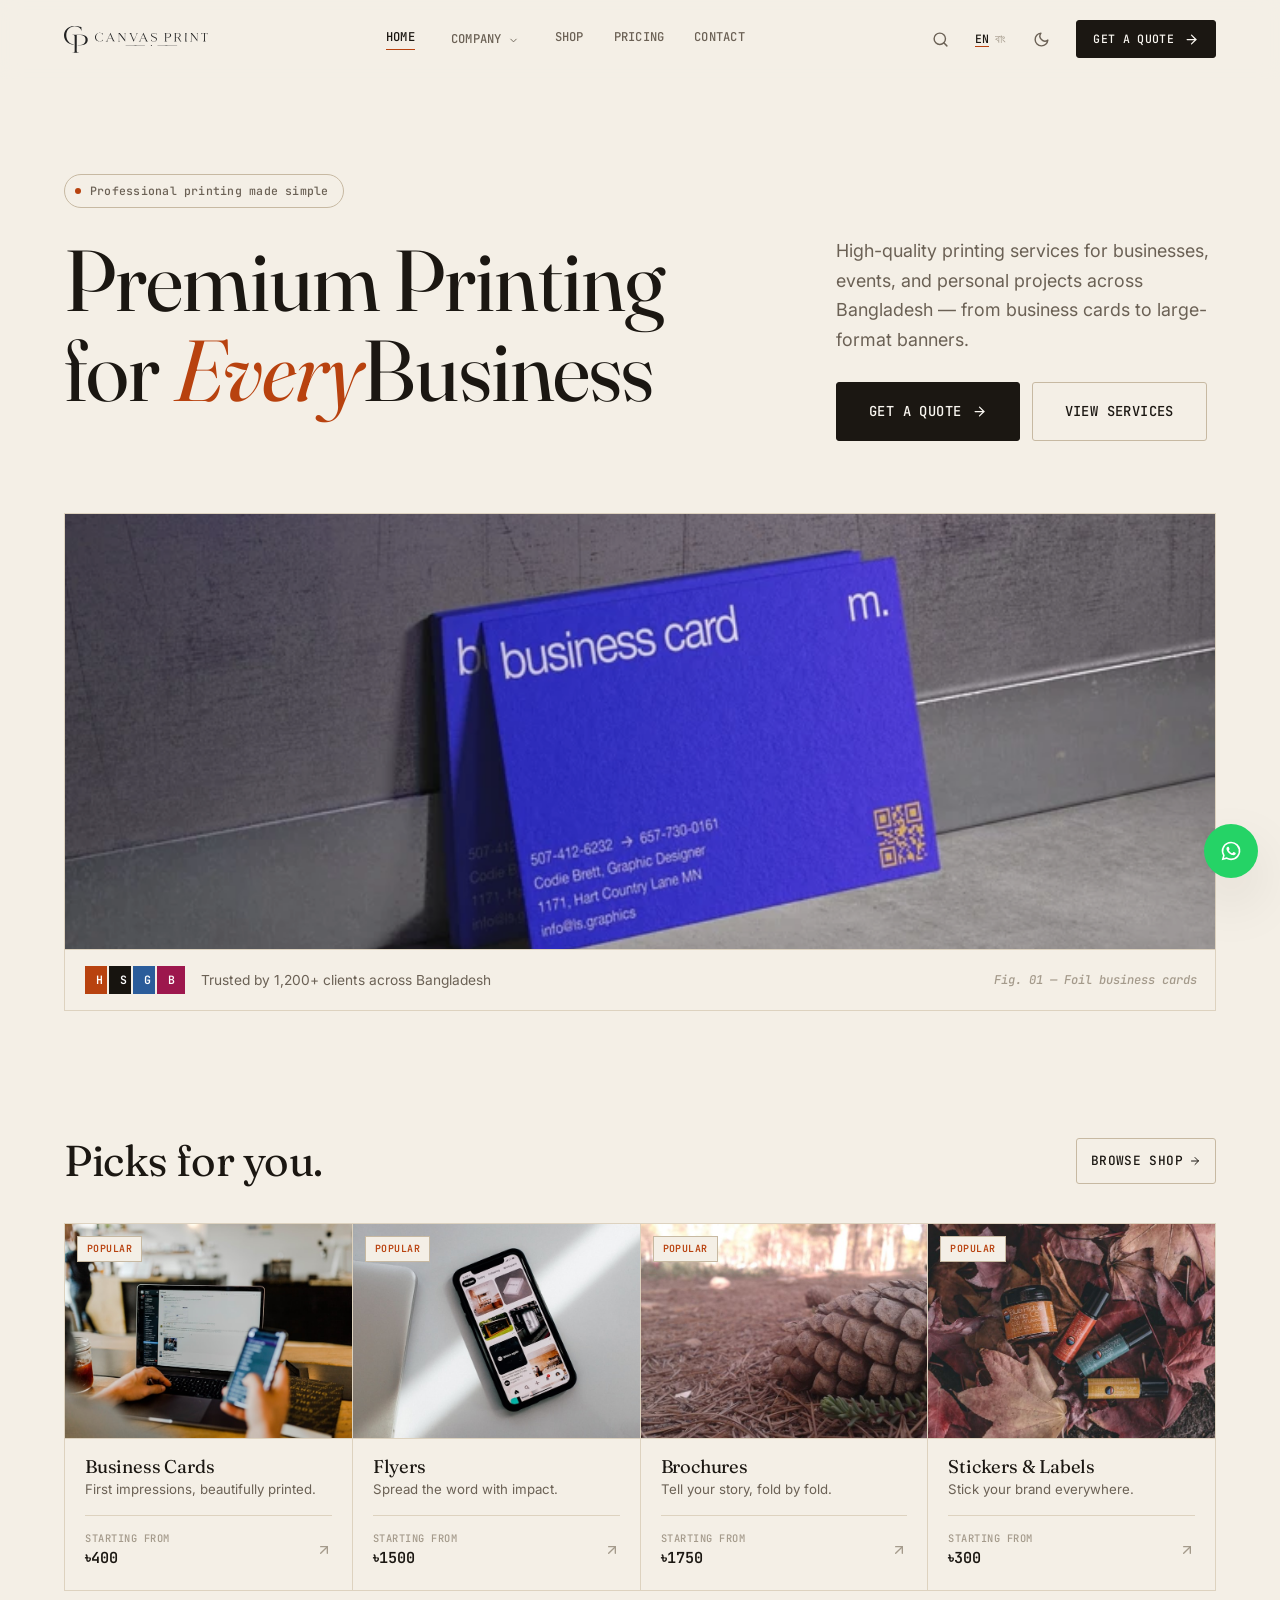
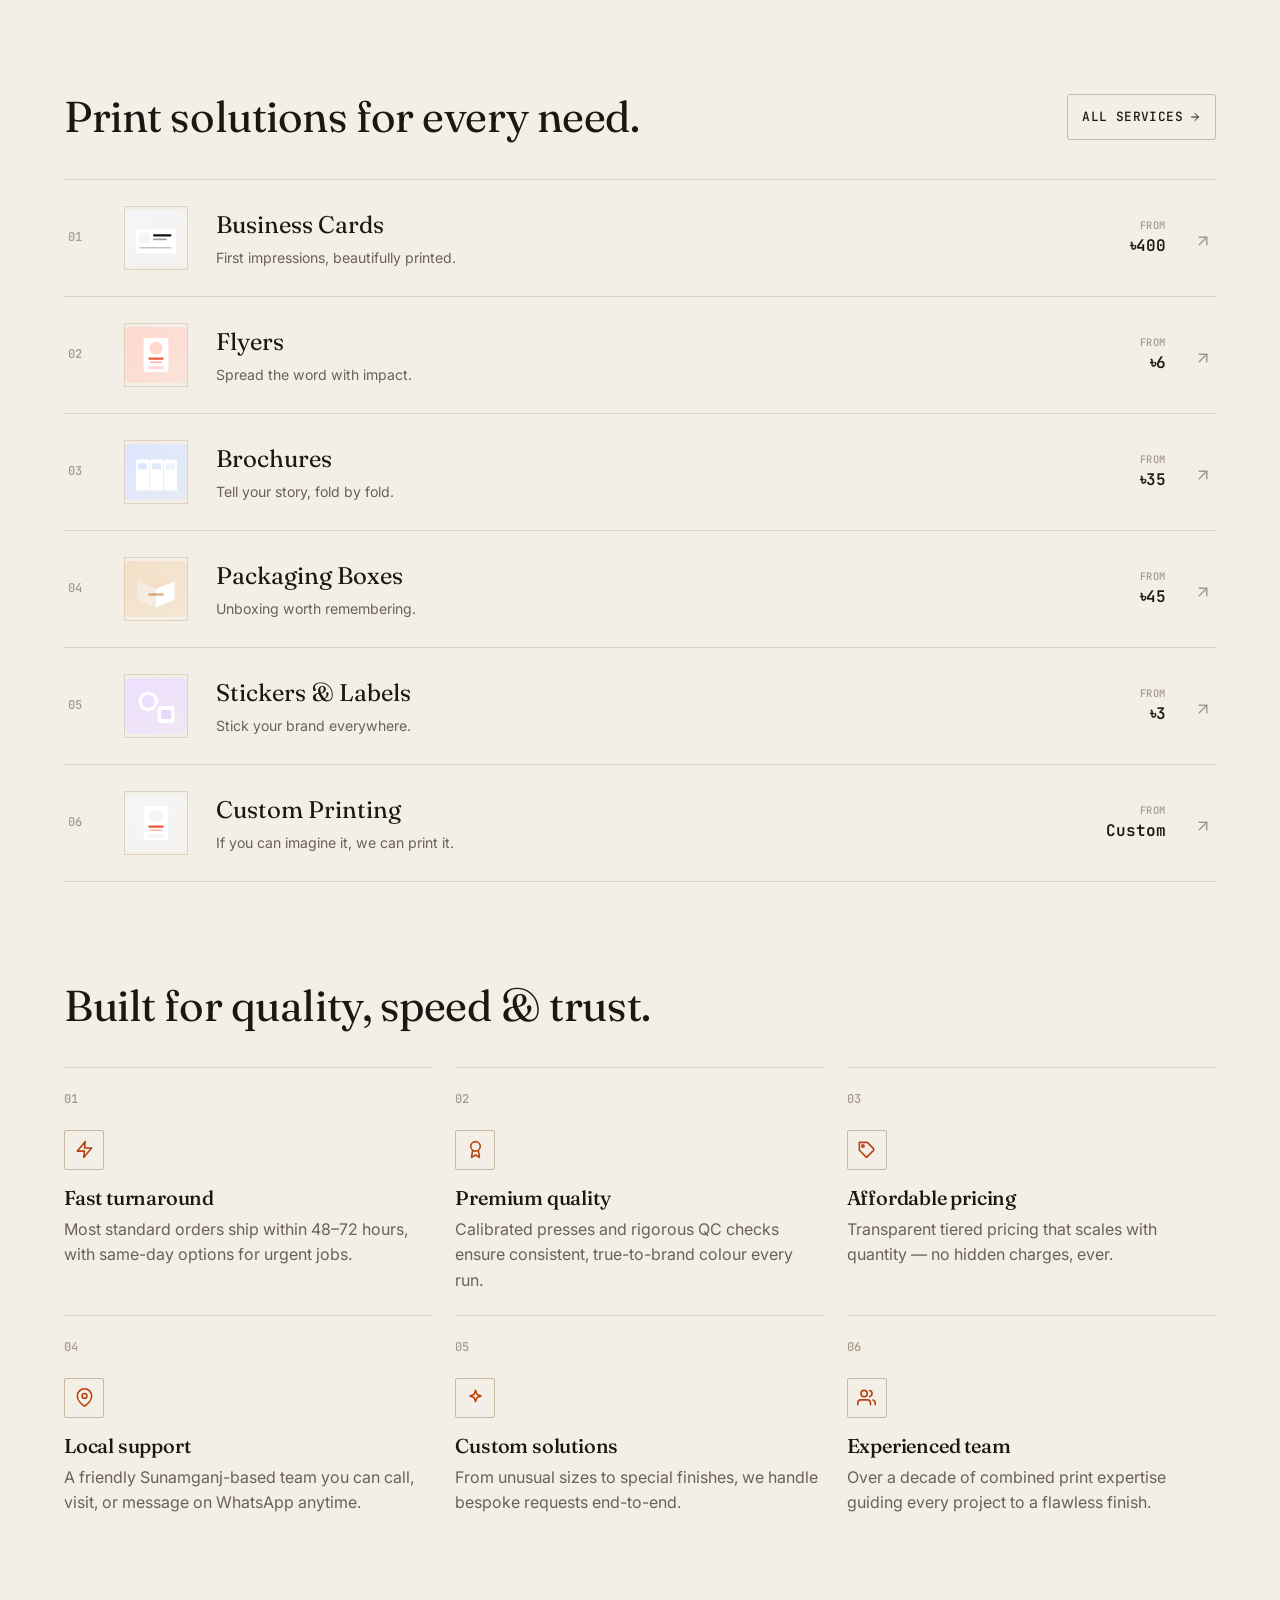
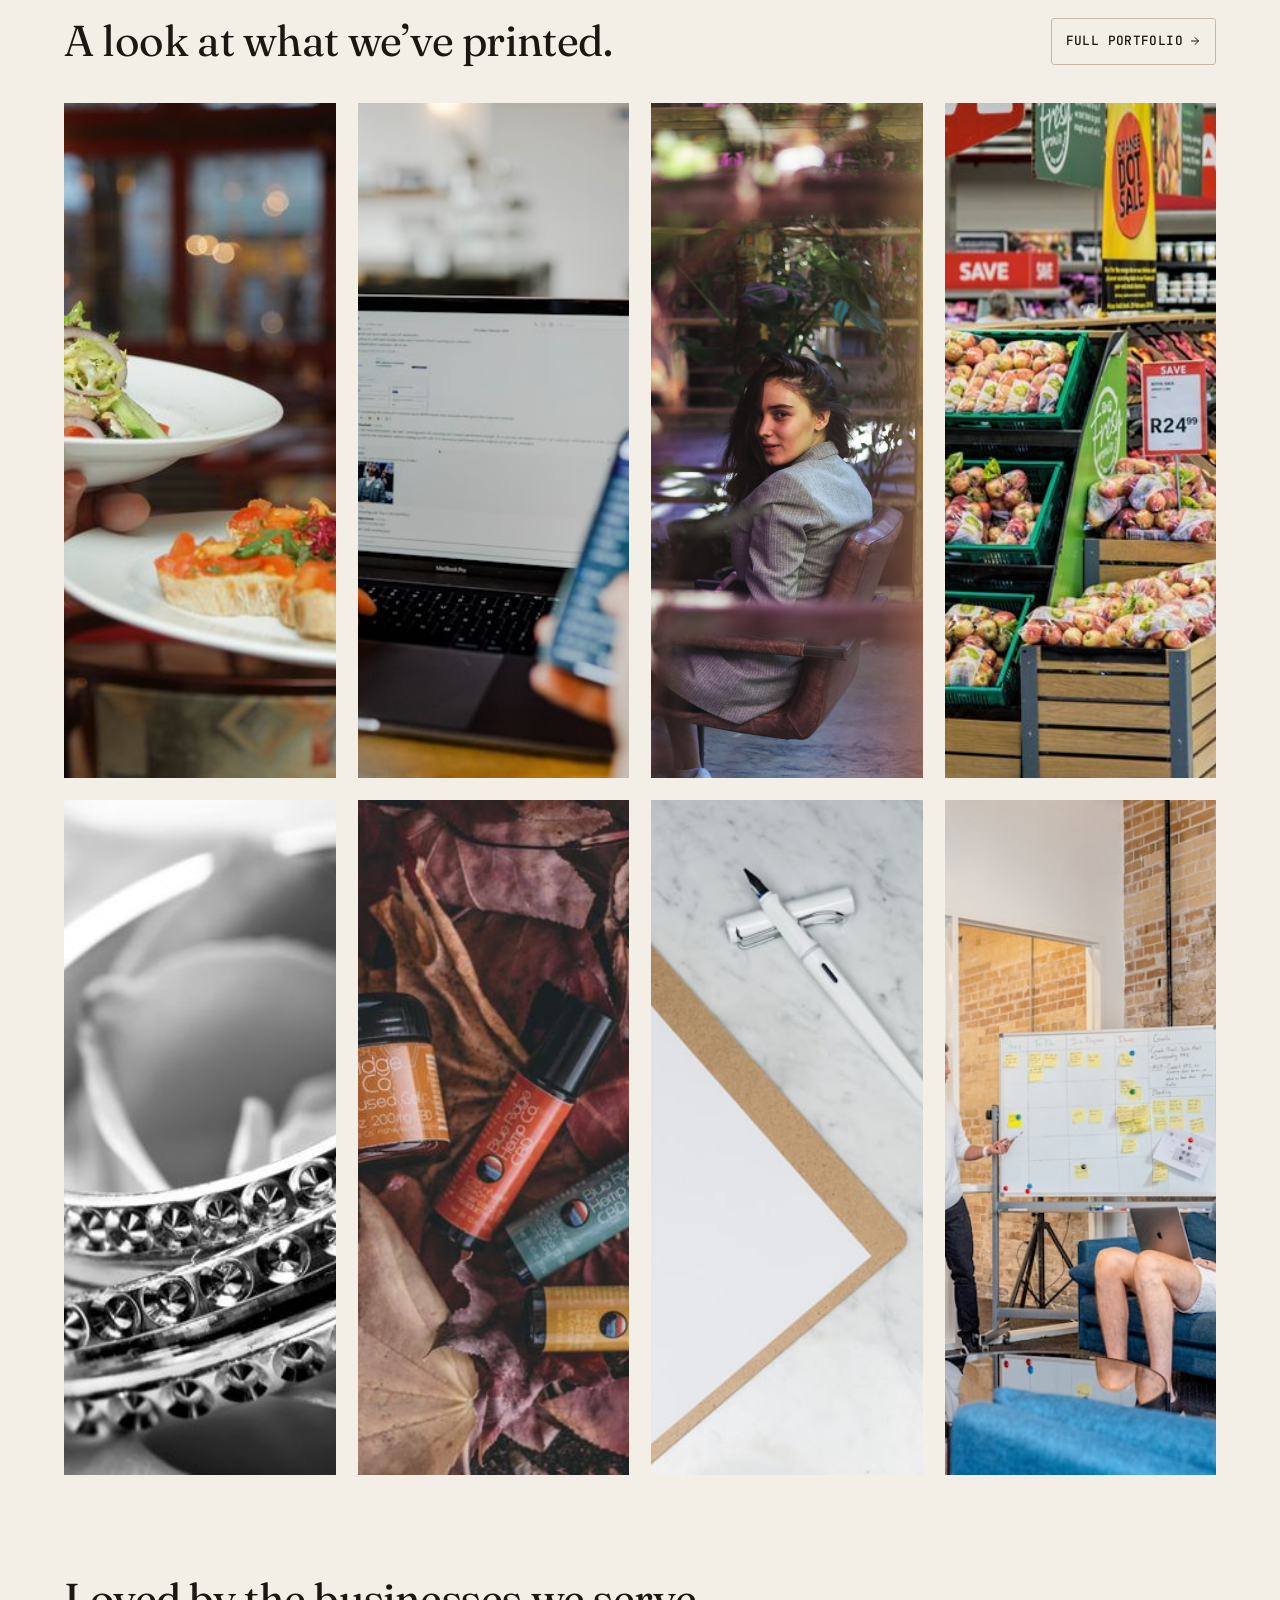
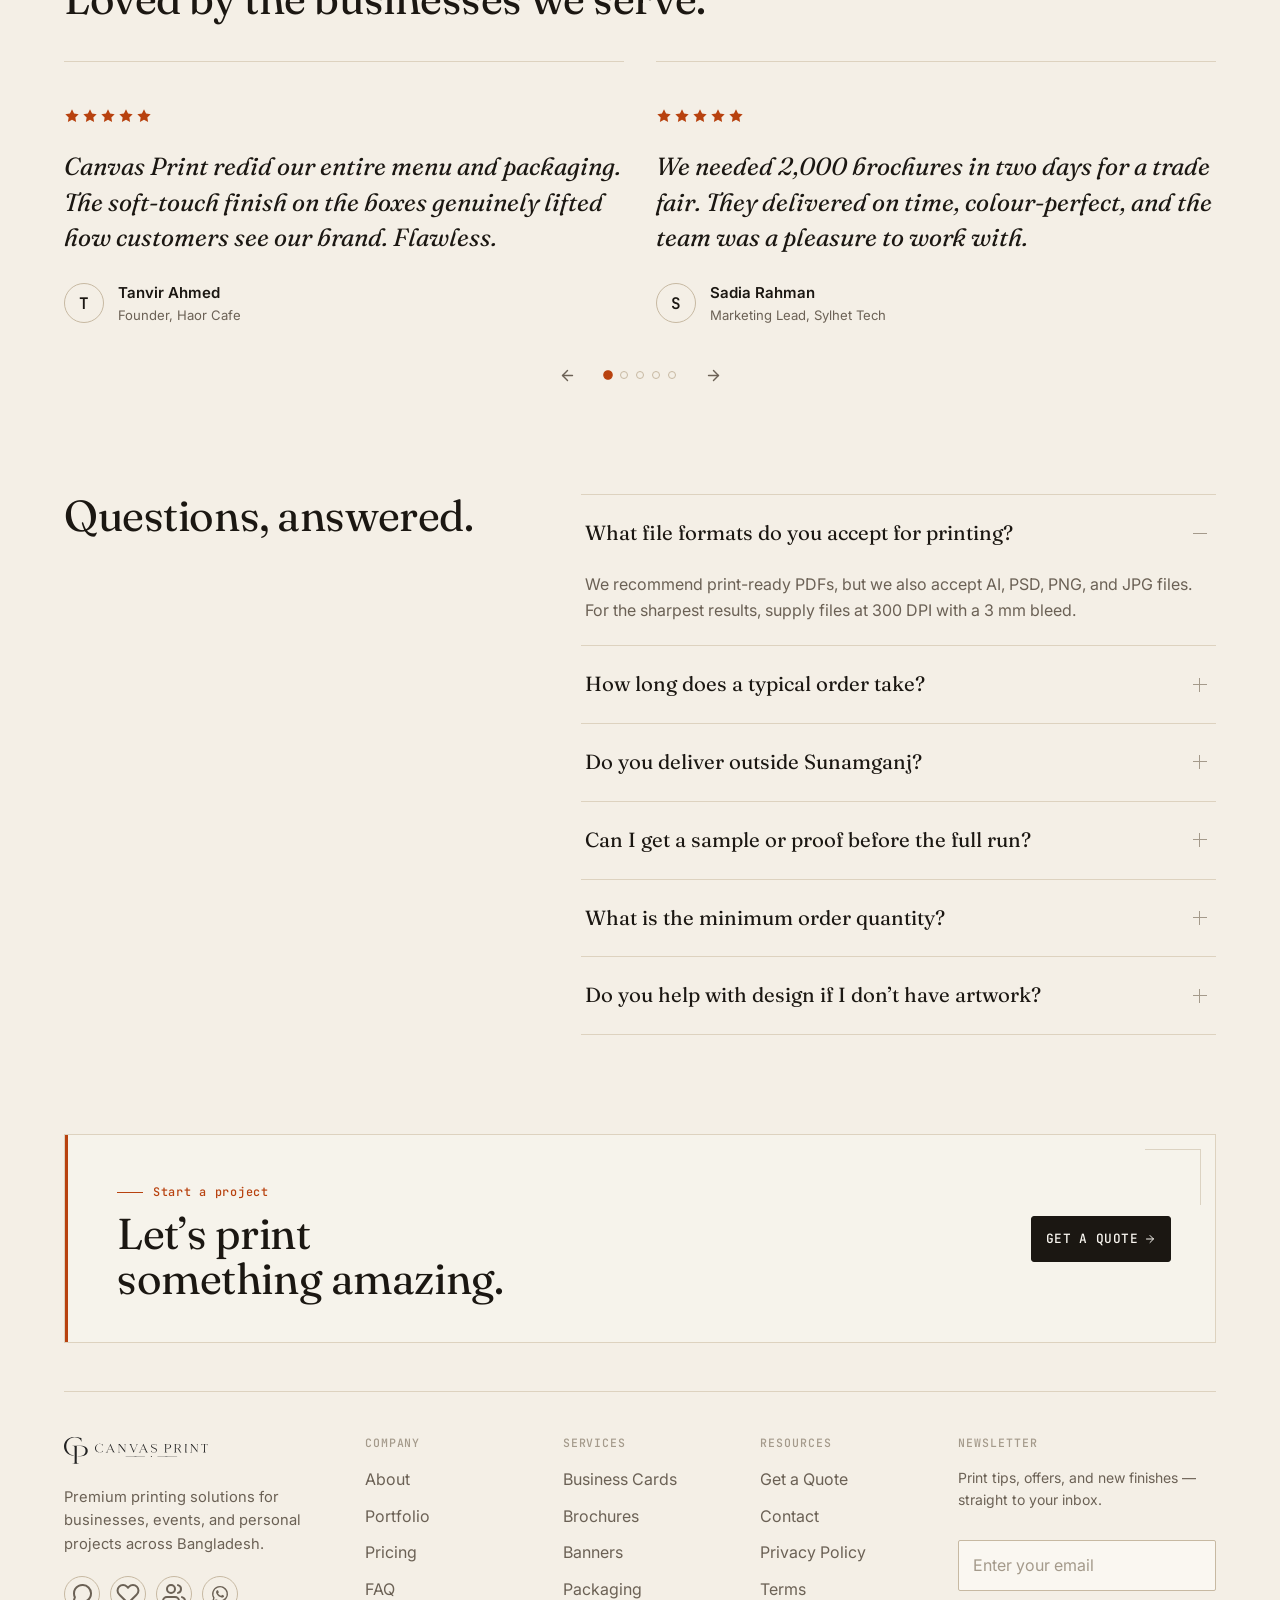
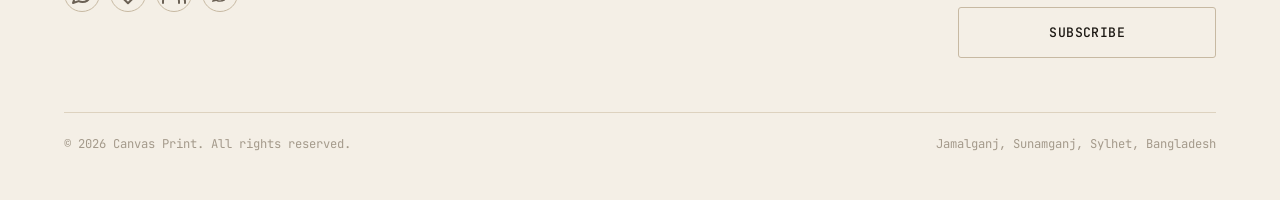
<file: index.html>
<!DOCTYPE html>
<html lang="en" data-theme="light">
<head>
    <meta charset="UTF-8">
    <meta name="viewport" content="width=device-width, initial-scale=1.0">
    <title>Canvas Print — Premium Printing in Sunamganj, Bangladesh</title>
    <meta name="description" content="High-quality printing services for businesses, events, and personal projects across Bangladesh — from business cards to large-format banners.">
    <link rel="canonical" href="https://canvasprintbd.com/">
    <meta property="og:type" content="website">
    <meta property="og:title" content="Canvas Print — Premium Printing in Sunamganj, Bangladesh">
    <meta property="og:description" content="High-quality printing services for businesses, events, and personal projects across Bangladesh.">
    <meta property="og:image" content="https://canvasprintbd.com/assets/img/og.svg">
    <meta name="twitter:card" content="summary_large_image">
    <link rel="icon" href="/assets/img/favicon.svg" type="image/svg+xml">
    <meta name="theme-color" content="#1b1712">
    <script>(function(){try{var t=localStorage.getItem('theme');if(!t){t=matchMedia('(prefers-color-scheme: dark)').matches?'dark':'light';}document.documentElement.setAttribute('data-theme',t);}catch(e){}})();</script>
    <link rel="preconnect" href="https://fonts.googleapis.com">
    <link rel="preconnect" href="https://fonts.gstatic.com" crossorigin>
    <link href="https://fonts.googleapis.com/css2?family=Fraunces:ital,opsz,wght@0,9..144,400;0,9..144,500;0,9..144,600;1,9..144,500;1,9..144,600&family=Inter:wght@400;500;600;700&family=JetBrains+Mono:wght@500;600;700&display=swap" rel="stylesheet">
    <link rel="stylesheet" href="/assets/css/styles.css">
    <link rel="stylesheet" href="/assets/css/components.css">
    <link rel="stylesheet" href="/assets/css/utilities.css">
    <script type="application/ld+json">
    {"@context":"https://schema.org","@type":"LocalBusiness","name":"Canvas Print","url":"https://canvasprintbd.com","telephone":"+8801700000000","email":"hello@canvasprintbd.com","address":{"@type":"PostalAddress","streetAddress":"Jamalganj","addressLocality":"Sunamganj","addressRegion":"Sylhet","addressCountry":"BD"},"priceRange":"৳৳"}
    </script>
</head>
<body>
<a href="#main" class="sr-only">Skip to content</a>
<div data-include="/partials/header.html"></div>

<main id="main">
    <section class="hero">
        <div class="container py-6">
            <span class="badge reveal"><span class="dot"></span><span data-i18n="hero.badge"></span></span>
            <div class="hero-grid">
                <h1 class="h-hero hero-title reveal" data-delay="1">
                    <span data-i18n="hero.titleA"></span> <em class="highlight" data-i18n="hero.titleHighlight"></em><span data-i18n="hero.titleB"></span>
                </h1>
                <div class="hero-side reveal" data-delay="2">
                    <p class="lede" data-i18n="hero.subtitle"></p>
                    <div class="hero-cta">
                        <a href="/quote.html" class="btn btn-primary btn-lg"><span data-i18n="common.getQuote"></span> <span data-icon="arrow-right"></span></a>
                        <a href="/services.html" class="btn btn-secondary btn-lg" data-i18n="common.viewServices"></a>
                    </div>
                </div>
            </div>
            <div class="hero-visual overflow-hidden reveal" data-delay="3">
                <img src="/assets/img/hero-img.png" alt="Canvas Print — premium quality printing" loading="eager" class="hero-img">
                <div class="hero-visual-cap">
                    <span class="hero-trust">
                        <span class="avatar-row" aria-hidden="true">
                            <span class="bg-tomato">H</span><span class="bg-forest">S</span>
                            <span class="bg-blue">G</span><span class="bg-pink">B</span>
                        </span>
                        <span data-i18n="hero.trusted"></span>
                    </span>
                    <span class="hero-fig idx-num">Fig. 01 — Foil business cards</span>
                </div>
            </div>
        </div>
    </section>

    <section class="section">
        <div class="container">
            <div class="section-head">
                <h2 class="h2 text-balance" data-i18n="featured.title"></h2>
                <a href="/shop.html" class="btn btn-secondary btn-sm section-head-cta"><span data-i18n="common.browseShop"></span> <span data-icon="arrow-right"></span></a>
            </div>
            <div class="product-grid" data-render="featured-products"></div>
        </div>
    </section>

    <section class="section">
        <div class="container">
            <div class="section-head">
                <h2 class="h2 text-balance" data-i18n="services.title"></h2>
                <a href="/services.html" class="btn btn-secondary btn-sm section-head-cta"><span data-i18n="common.allServices"></span> <span data-icon="arrow-right"></span></a>
            </div>
            <div class="service-list" data-render="services" data-home="true"></div>
        </div>
    </section>

    <section class="section">
        <div class="container">
            <div class="section-head">
                <h2 class="h2 text-balance" data-i18n="why.title"></h2>
            </div>
            <div class="grid grid-3" data-render="why"></div>
        </div>
    </section>

    <section class="section">
        <div class="container">
            <div class="section-head">
                <h2 class="h2 text-balance" data-i18n="work.title"></h2>
                <a href="/portfolio.html" class="btn btn-secondary btn-sm section-head-cta"><span data-i18n="common.fullPortfolio"></span> <span data-icon="arrow-right"></span></a>
            </div>
            <div class="grid grid-4" data-render="work" data-limit="8"></div>
        </div>
    </section>

    <section class="section">
        <div class="container">
            <div class="section-head">
                <h2 class="h2 text-balance" data-i18n="reviews.title"></h2>
            </div>
            <div class="carousel" data-carousel>
                <div class="reviews-track" data-track data-render="reviews"></div>
                <div class="carousel-nav">
                    <button class="icon-btn" type="button" data-prev aria-label="Previous"><span data-icon="arrow-left"></span></button>
                    <div class="carousel-dots" data-dots></div>
                    <button class="icon-btn" type="button" data-next aria-label="Next"><span data-icon="arrow-right"></span></button>
                </div>
            </div>
        </div>
    </section>

    <section class="section">
        <div class="container">
            <div class="faq-grid">
                <div class="section-head mb-0">
                    <h2 class="h2 text-balance" data-i18n="faq.title"></h2>
                </div>
                <div class="accordion" data-accordion data-render="faq" data-limit="6"></div>
            </div>
        </div>
    </section>

</main>

<div data-include="/partials/footer.html"></div>

<script src="/assets/js/i18n.js" defer></script>
<script src="/assets/js/data.js" defer></script>
<script src="/assets/js/artwork.js" defer></script>
<script src="/assets/js/main.js" defer></script>
</body>
</html>
</file>
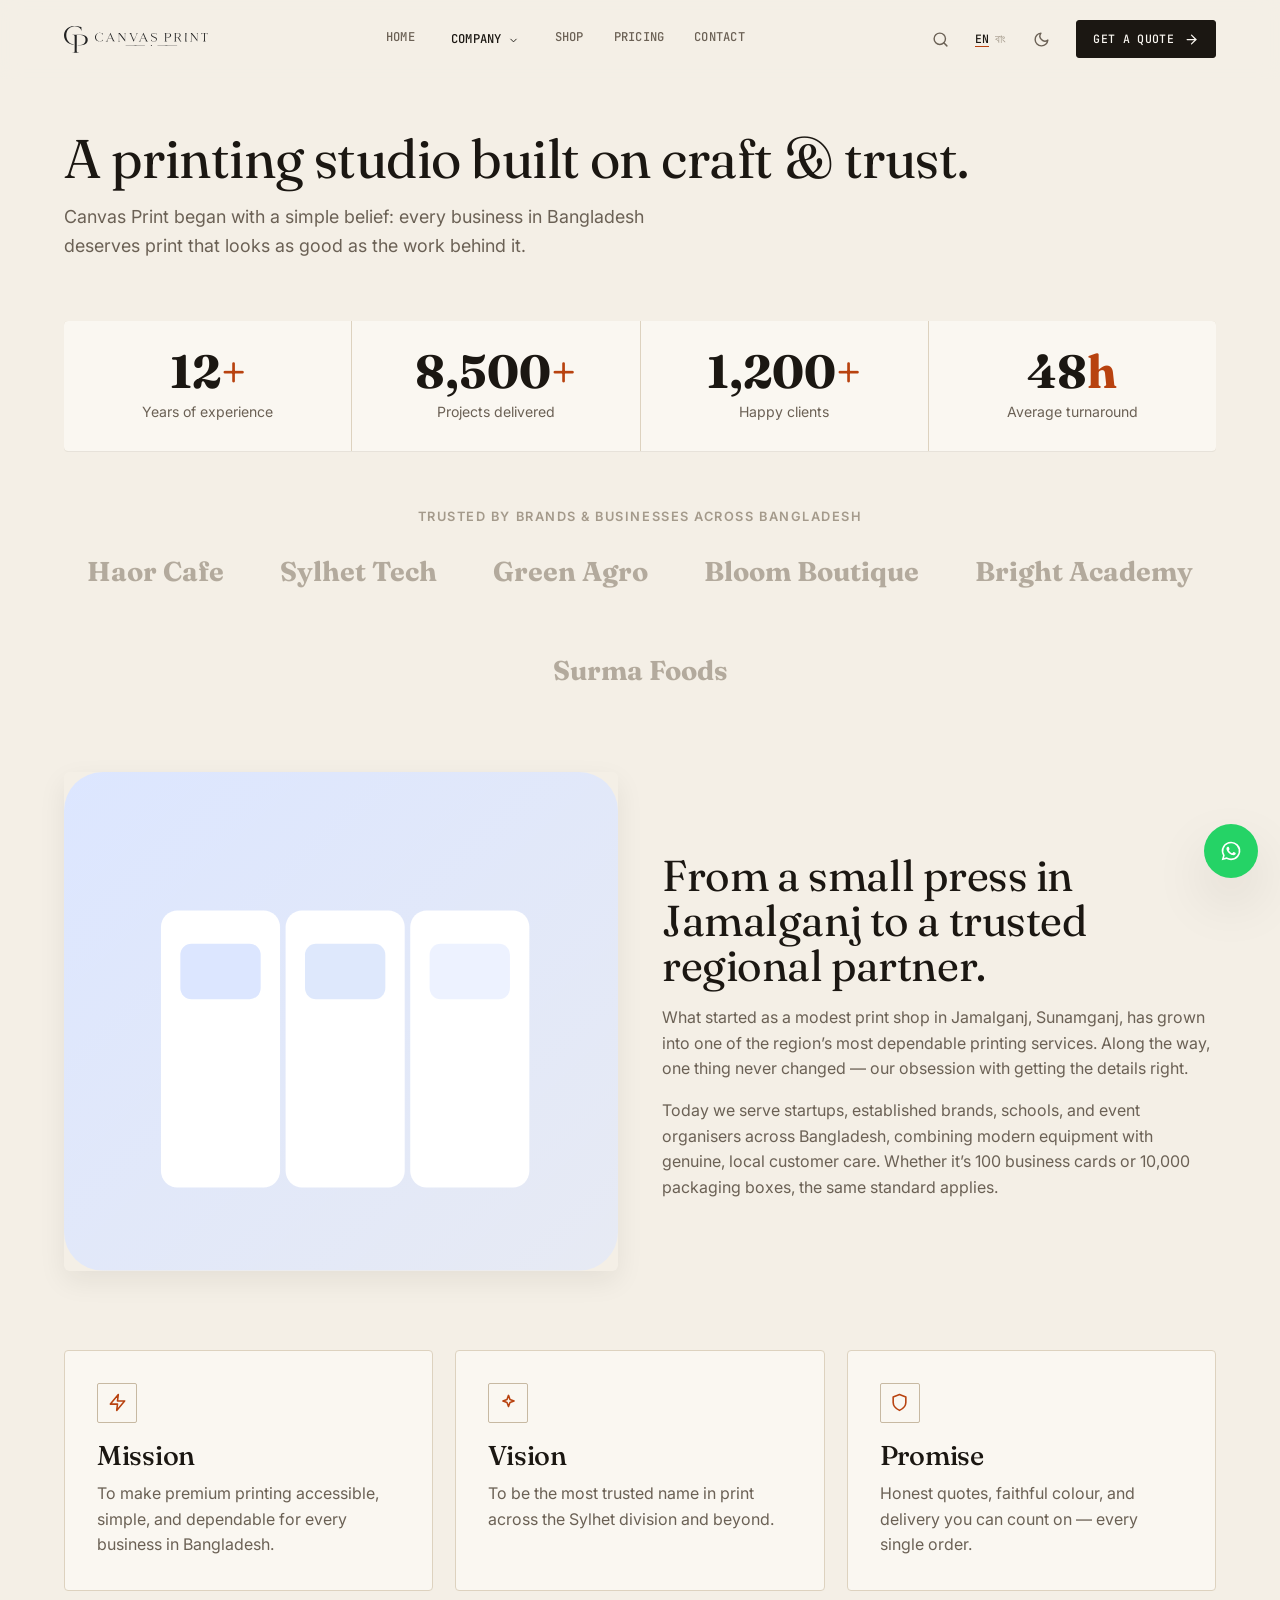
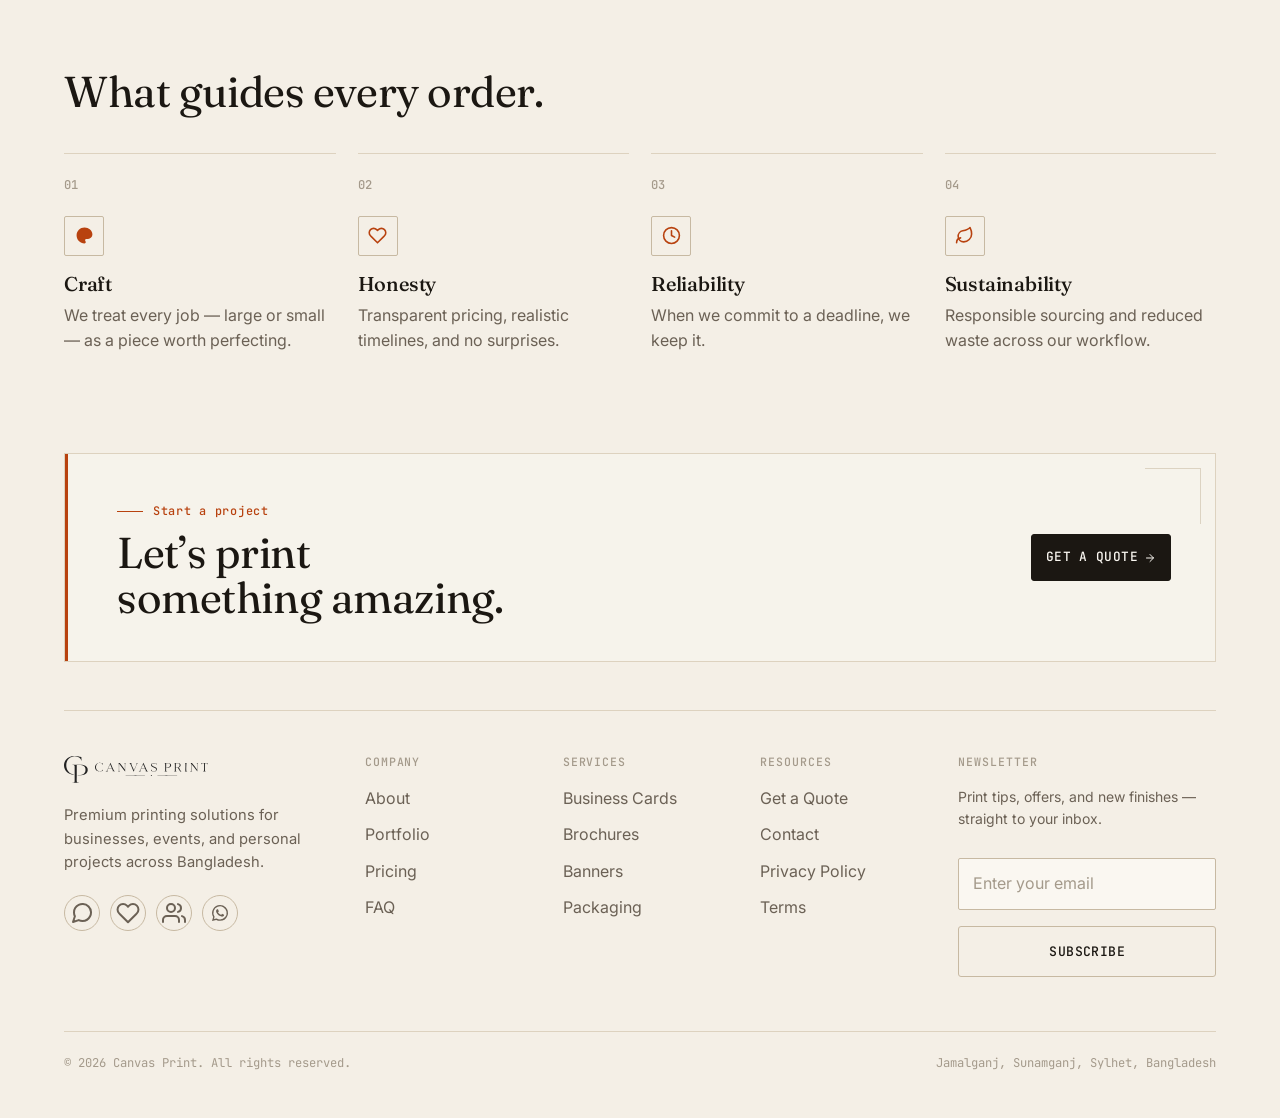
<file: about.html>
<!DOCTYPE html>
<html lang="en" data-theme="light">
<head>
    <meta charset="UTF-8">
    <meta name="viewport" content="width=device-width, initial-scale=1.0">
    <title>About — Canvas Print</title>
    <meta name="description" content="Canvas Print is a Sunamganj-based printing studio built on craft, honesty, and reliable delivery for businesses across Bangladesh.">
    <link rel="canonical" href="https://canvasprintbd.com/about.html">
    <link rel="icon" href="/assets/img/favicon.svg" type="image/svg+xml">
    <meta name="theme-color" content="#1b1712">
    <script>(function(){try{var t=localStorage.getItem('theme');if(!t){t=matchMedia('(prefers-color-scheme: dark)').matches?'dark':'light';}document.documentElement.setAttribute('data-theme',t);}catch(e){}})();</script>
    <link rel="preconnect" href="https://fonts.googleapis.com">
    <link rel="preconnect" href="https://fonts.gstatic.com" crossorigin>
    <link href="https://fonts.googleapis.com/css2?family=Fraunces:ital,opsz,wght@0,9..144,400;0,9..144,500;0,9..144,600;1,9..144,500;1,9..144,600&family=Inter:wght@400;500;600;700&family=JetBrains+Mono:wght@500;600;700&display=swap" rel="stylesheet">
    <link rel="stylesheet" href="/assets/css/styles.css">
    <link rel="stylesheet" href="/assets/css/components.css">
    <link rel="stylesheet" href="/assets/css/utilities.css">
</head>
<body>
<a href="#main" class="sr-only">Skip to content</a>
<div data-include="/partials/header.html"></div>

<main id="main">
    <section class="page-header">
        <div class="container">
            <div class="reveal">
                <h1 class="h1 text-balance" data-i18n="about.pageTitle"></h1>
                <p class="lede" data-i18n="about.pageDesc"></p>
            </div>
        </div>
    </section>

    <section class="section--tight section--flush"><div class="container"><div data-render="stats"></div></div></section>

    <section class="section--tight"><div class="container trusted reveal" data-render="trusted"></div></section>

    <section class="section">
        <div class="container">
            <div class="service-block">
                <div class="art-wrap reveal" data-art="brochure"></div>
                <div class="reveal" data-delay="1">
                    <h2 class="h2 text-balance mt-3 mb-4" data-i18n="about.storyTitle"></h2>
                    <p class="muted mb-4" data-i18n="about.story1"></p>
                    <p class="muted" data-i18n="about.story2"></p>
                </div>
            </div>
        </div>
    </section>

    <section class="section--tight">
        <div class="container">
            <div class="grid grid-3">
                <div class="card reveal p-7" data-delay="1">
                    <div class="why-ico" data-icon="zap"></div>
                    <h3 class="h3 mb-3" data-i18n="about.mission"></h3>
                    <p class="muted" data-i18n="about.missionText"></p>
                </div>
                <div class="card reveal p-7" data-delay="2">
                    <div class="why-ico" data-icon="sparkles"></div>
                    <h3 class="h3 mb-3" data-i18n="about.vision"></h3>
                    <p class="muted" data-i18n="about.visionText"></p>
                </div>
                <div class="card reveal p-7" data-delay="3">
                    <div class="why-ico" data-icon="shield"></div>
                    <h3 class="h3 mb-3" data-i18n="about.promise"></h3>
                    <p class="muted" data-i18n="about.promiseText"></p>
                </div>
            </div>
        </div>
    </section>

    <section class="section">
        <div class="container">
            <div class="section-head">
                <h2 class="h2 text-balance" data-i18n="about.valuesTitle"></h2>
            </div>
            <div class="grid grid-4" data-render="about-values"></div>
        </div>
    </section>
</main>

<div data-include="/partials/footer.html"></div>
<script src="/assets/js/i18n.js" defer></script>
<script src="/assets/js/data.js" defer></script>
<script src="/assets/js/artwork.js" defer></script>
<script src="/assets/js/main.js" defer></script>
</body>
</html>
</file>
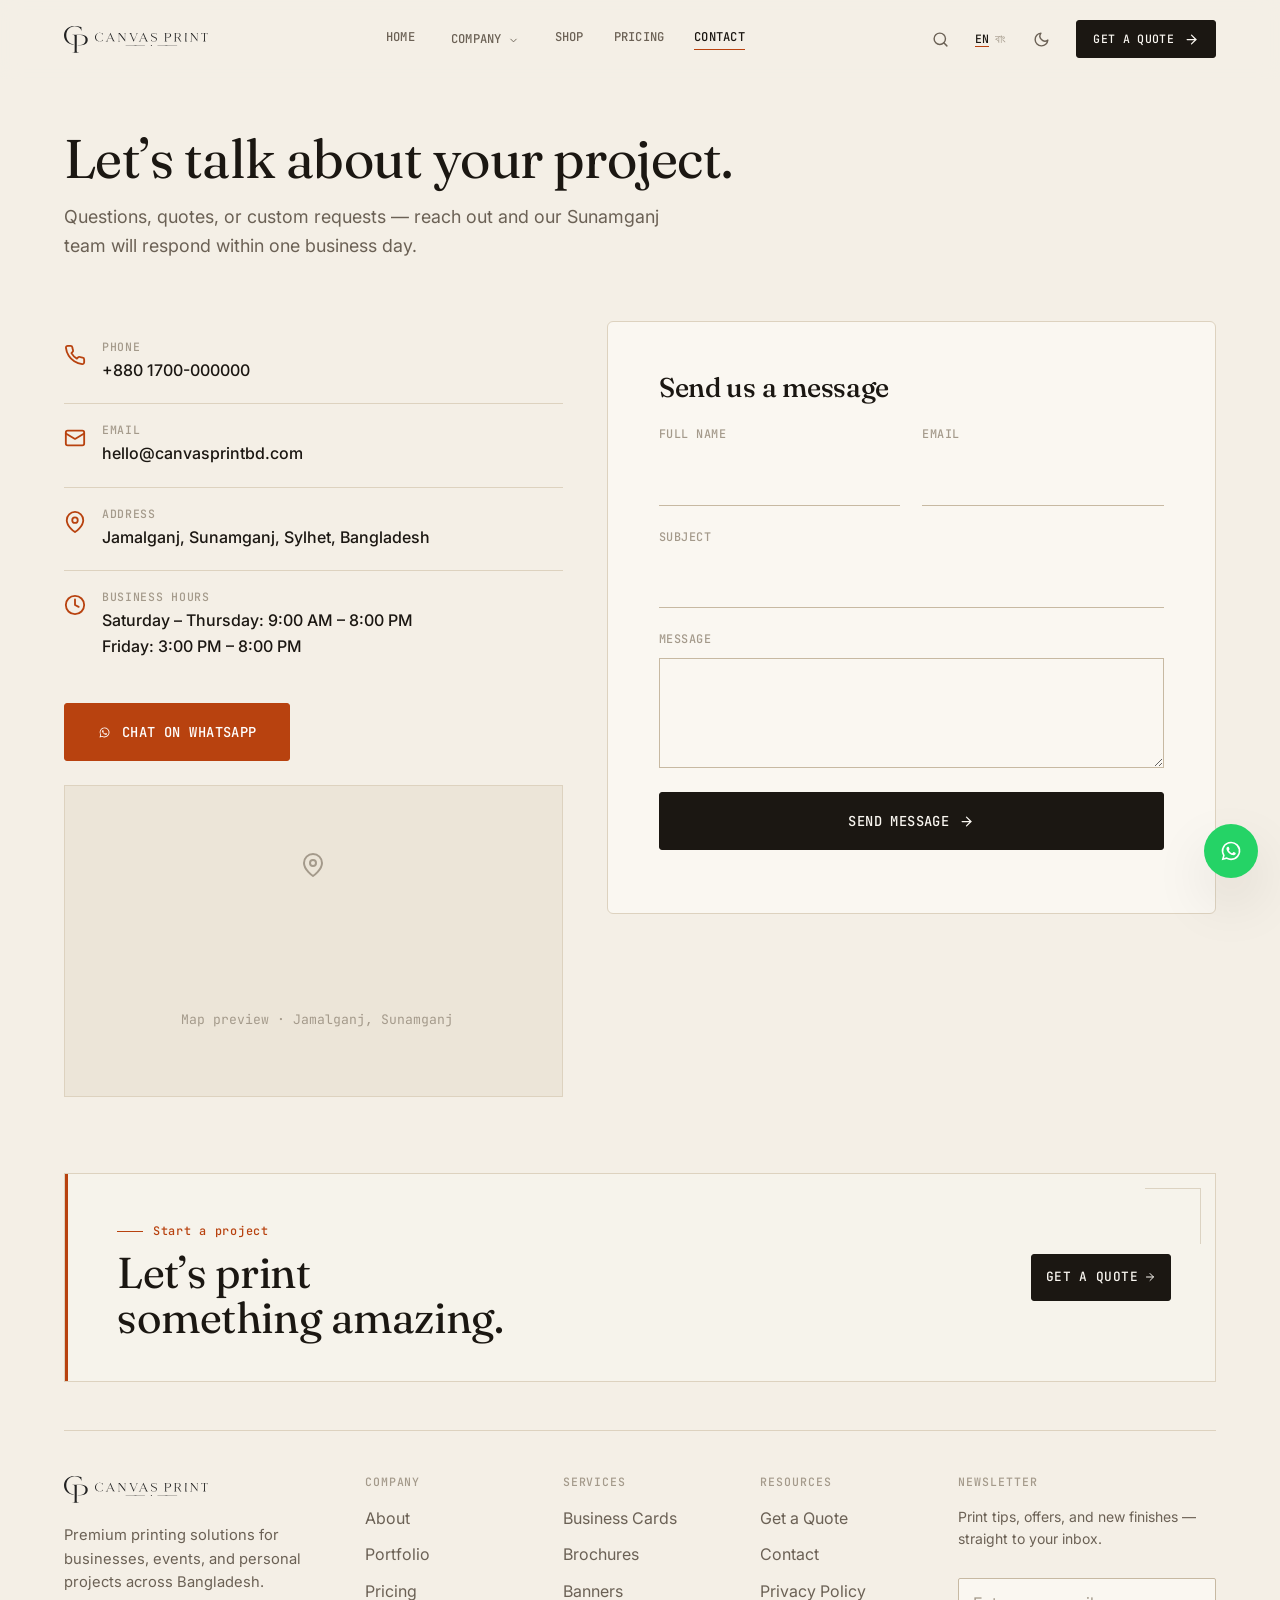
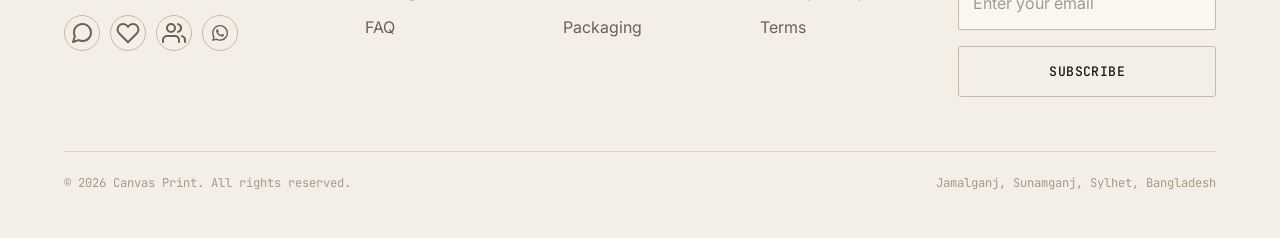
<file: contact.html>
<!DOCTYPE html>
<html lang="en" data-theme="light">
<head>
    <meta charset="UTF-8">
    <meta name="viewport" content="width=device-width, initial-scale=1.0">
    <title>Contact — Canvas Print</title>
    <meta name="description" content="Get in touch with Canvas Print in Sunamganj. Call, email, WhatsApp, or send us a message and we'll respond within one business day.">
    <link rel="canonical" href="https://canvasprintbd.com/contact.html">
    <link rel="icon" href="/assets/img/favicon.svg" type="image/svg+xml">
    <meta name="theme-color" content="#1b1712">
    <script>(function(){try{var t=localStorage.getItem('theme');if(!t){t=matchMedia('(prefers-color-scheme: dark)').matches?'dark':'light';}document.documentElement.setAttribute('data-theme',t);}catch(e){}})();</script>
    <link rel="preconnect" href="https://fonts.googleapis.com">
    <link rel="preconnect" href="https://fonts.gstatic.com" crossorigin>
    <link href="https://fonts.googleapis.com/css2?family=Fraunces:ital,opsz,wght@0,9..144,400;0,9..144,500;0,9..144,600;1,9..144,500;1,9..144,600&family=Inter:wght@400;500;600;700&family=JetBrains+Mono:wght@500;600;700&display=swap" rel="stylesheet">
    <link rel="stylesheet" href="/assets/css/styles.css">
    <link rel="stylesheet" href="/assets/css/components.css">
    <link rel="stylesheet" href="/assets/css/utilities.css">
</head>
<body>
<a href="#main" class="sr-only">Skip to content</a>
<div data-include="/partials/header.html"></div>

<main id="main">
    <section class="page-header">
        <div class="container">
            <div class="reveal">
                <h1 class="h1 text-balance" data-i18n="contact.pageTitle"></h1>
                <p class="lede" data-i18n="contact.pageDesc"></p>
            </div>
        </div>
    </section>

    <section class="section--tight">
        <div class="container">
            <div class="contact-grid">
                <div class="reveal">
                    <div data-render="contact-details"></div>
                    <a href="#" data-wa class="btn btn-accent btn-lg mt-6"><span data-icon="whatsapp"></span> <span data-i18n="contact.whatsappChat"></span></a>
                    <div class="map-stub"><span data-icon="map-pin"></span> <span class="ml-2" data-i18n="contact.mapNote"></span></div>
                </div>

                <div class="panel panel-pad reveal" data-delay="1">
                    <h2 class="h3 mb-6" data-i18n="contact.formTitle"></h2>
                    <form data-ajax action="/forms/contact.php" method="post" novalidate>
                        <input type="text" name="website" tabindex="-1" autocomplete="off" class="sr-only" aria-hidden="true">
                        <div class="form-grid cols-2">
                            <div class="field">
                                <label for="c-name" data-i18n="contact.name"></label>
                                <input type="text" id="c-name" name="name" required>
                                <span class="error-text">Required</span>
                            </div>
                            <div class="field">
                                <label for="c-email" data-i18n="contact.email"></label>
                                <input type="email" id="c-email" name="email" required>
                                <span class="error-text">Valid email required</span>
                            </div>
                            <div class="field col-span">
                                <label for="c-subject" data-i18n="contact.subject"></label>
                                <input type="text" id="c-subject" name="subject" required>
                                <span class="error-text">Required</span>
                            </div>
                            <div class="field col-span">
                                <label for="c-message" data-i18n="contact.message"></label>
                                <textarea id="c-message" name="message" required></textarea>
                                <span class="error-text">Required</span>
                            </div>
                        </div>
                        <button type="submit" class="btn btn-primary btn-lg btn-block mt-6"><span data-i18n="common.sendMessage"></span> <span data-icon="arrow-right"></span></button>
                        <p class="form-msg mt-3 text-sm" role="status"></p>
                    </form>
                    <div class="success-panel hidden" data-success>
                        <div class="success-icon" data-icon="check"></div>
                        <h2 class="h3" data-i18n="contact.successTitle"></h2>
                        <p class="muted mt-3" data-i18n="contact.successText"></p>
                    </div>
                </div>
            </div>
        </div>
    </section>
</main>

<div data-include="/partials/footer.html"></div>
<script src="/assets/js/i18n.js" defer></script>
<script src="/assets/js/data.js" defer></script>
<script src="/assets/js/artwork.js" defer></script>
<script src="/assets/js/main.js" defer></script>
</body>
</html>
</file>
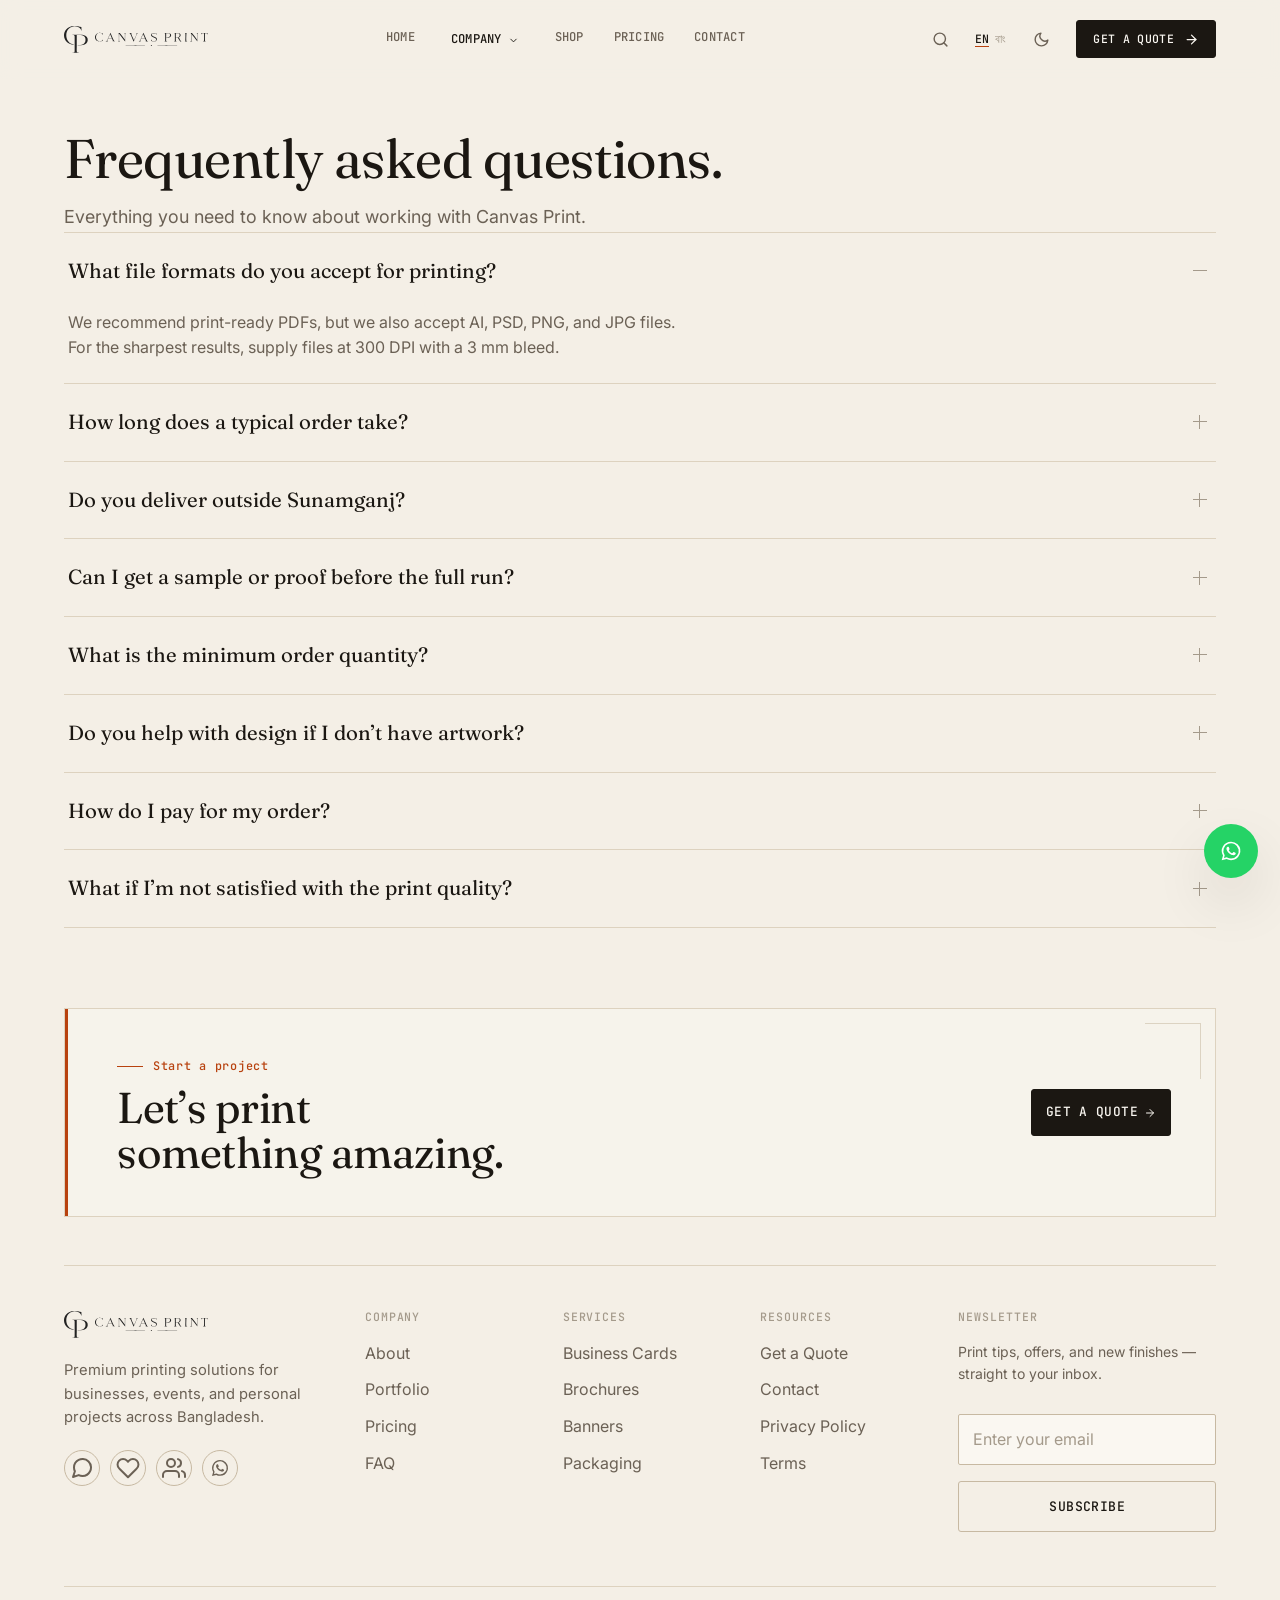
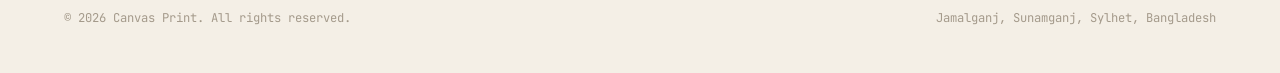
<file: faq.html>
<!DOCTYPE html>
<html lang="en" data-theme="light">
<head>
    <meta charset="UTF-8">
    <meta name="viewport" content="width=device-width, initial-scale=1.0">
    <title>FAQ — Canvas Print</title>
    <meta name="description" content="Answers to common questions about file formats, turnaround, delivery, minimum orders, payment, and print quality.">
    <link rel="canonical" href="https://canvasprintbd.com/faq.html">
    <link rel="icon" href="/assets/img/favicon.svg" type="image/svg+xml">
    <meta name="theme-color" content="#1b1712">
    <script>(function(){try{var t=localStorage.getItem('theme');if(!t){t=matchMedia('(prefers-color-scheme: dark)').matches?'dark':'light';}document.documentElement.setAttribute('data-theme',t);}catch(e){}})();</script>
    <link rel="preconnect" href="https://fonts.googleapis.com">
    <link rel="preconnect" href="https://fonts.gstatic.com" crossorigin>
    <link href="https://fonts.googleapis.com/css2?family=Fraunces:ital,opsz,wght@0,9..144,400;0,9..144,500;0,9..144,600;1,9..144,500;1,9..144,600&family=Inter:wght@400;500;600;700&family=JetBrains+Mono:wght@500;600;700&display=swap" rel="stylesheet">
    <link rel="stylesheet" href="/assets/css/styles.css">
    <link rel="stylesheet" href="/assets/css/components.css">
    <link rel="stylesheet" href="/assets/css/utilities.css">
</head>
<body>
<a href="#main" class="sr-only">Skip to content</a>
<div data-include="/partials/header.html"></div>

<main id="main">
    <section class="page-header section--tight">
        <div class="container">
            <div class="faq-layout">
                <div class="faq-head reveal">
                    <h1 class="h1 text-balance" data-i18n="faq.pageTitle"></h1>
                    <p class="lede mt-5" data-i18n="faq.description"></p>
                </div>
                <div class="accordion reveal" data-accordion data-render="faq"></div>
            </div>
        </div>
    </section>
</main>

<div data-include="/partials/footer.html"></div>
<script src="/assets/js/i18n.js" defer></script>
<script src="/assets/js/data.js" defer></script>
<script src="/assets/js/artwork.js" defer></script>
<script src="/assets/js/main.js" defer></script>
</body>
</html>
</file>
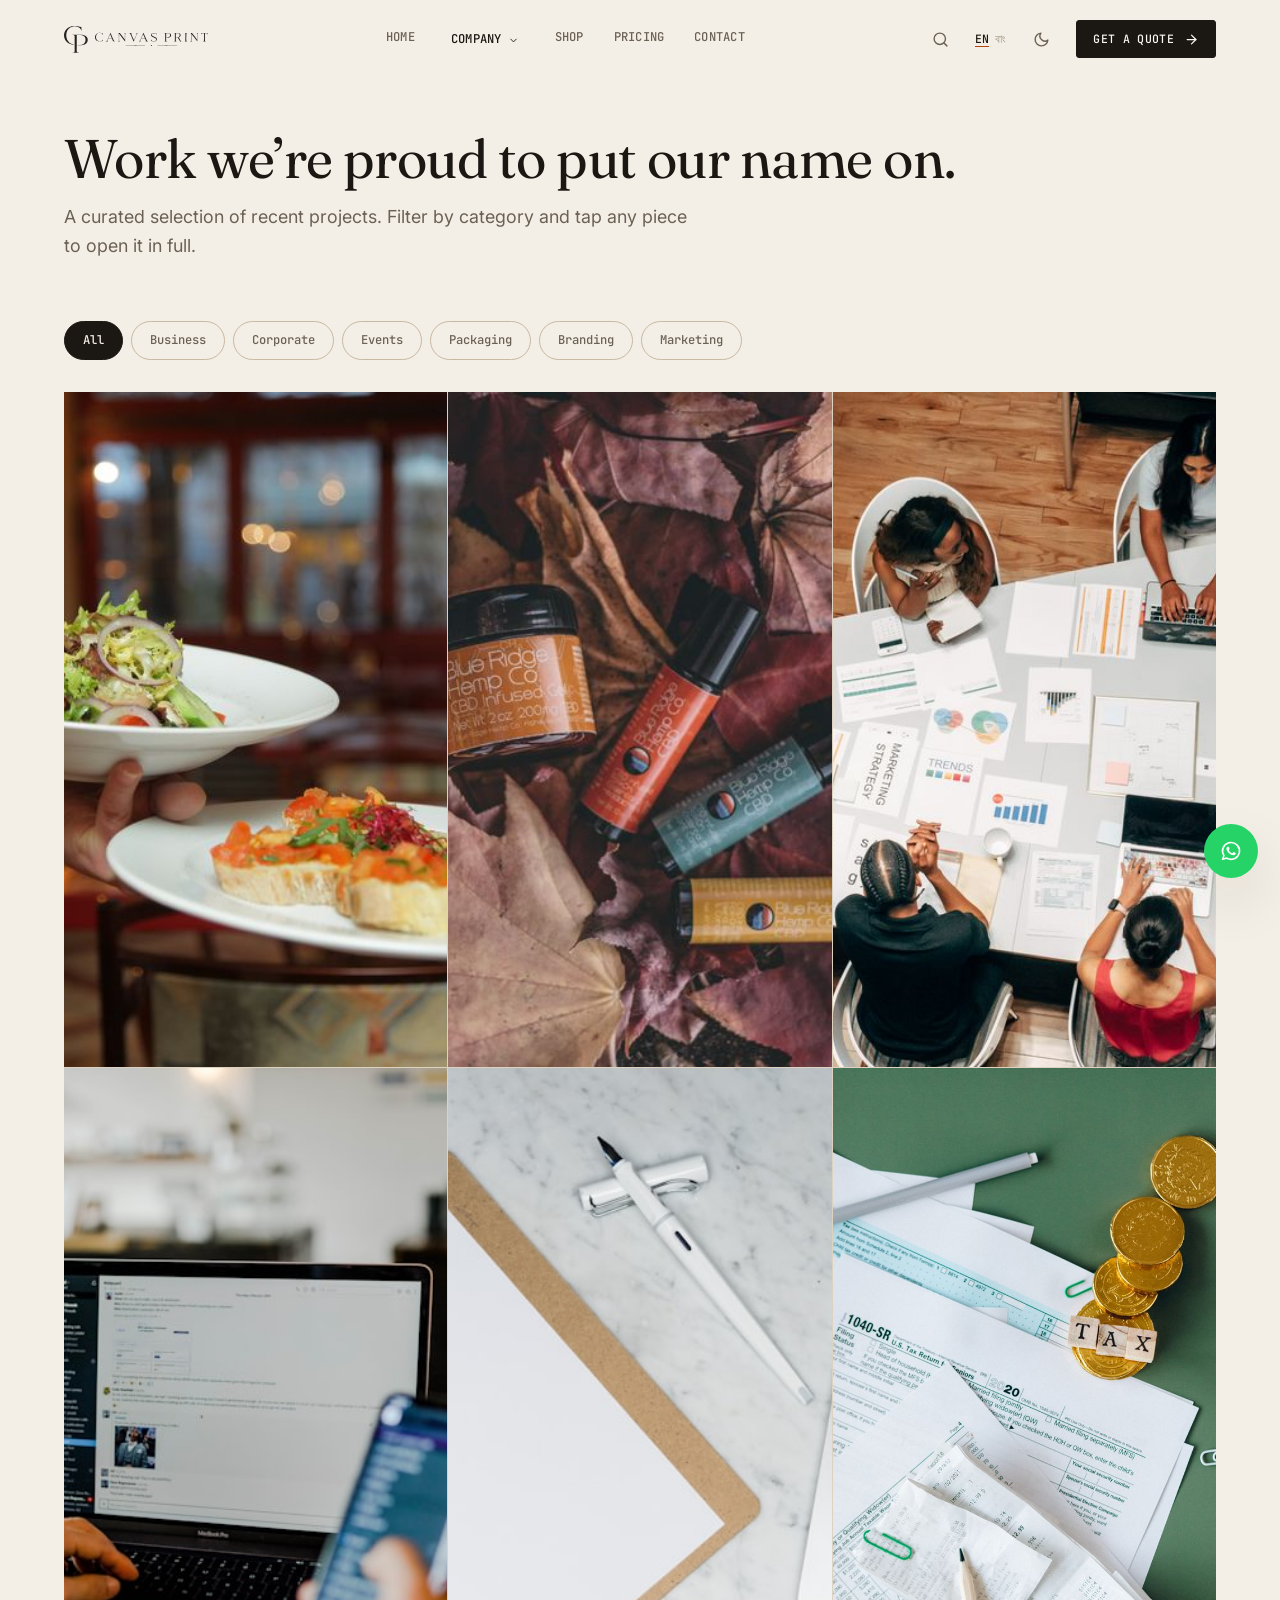
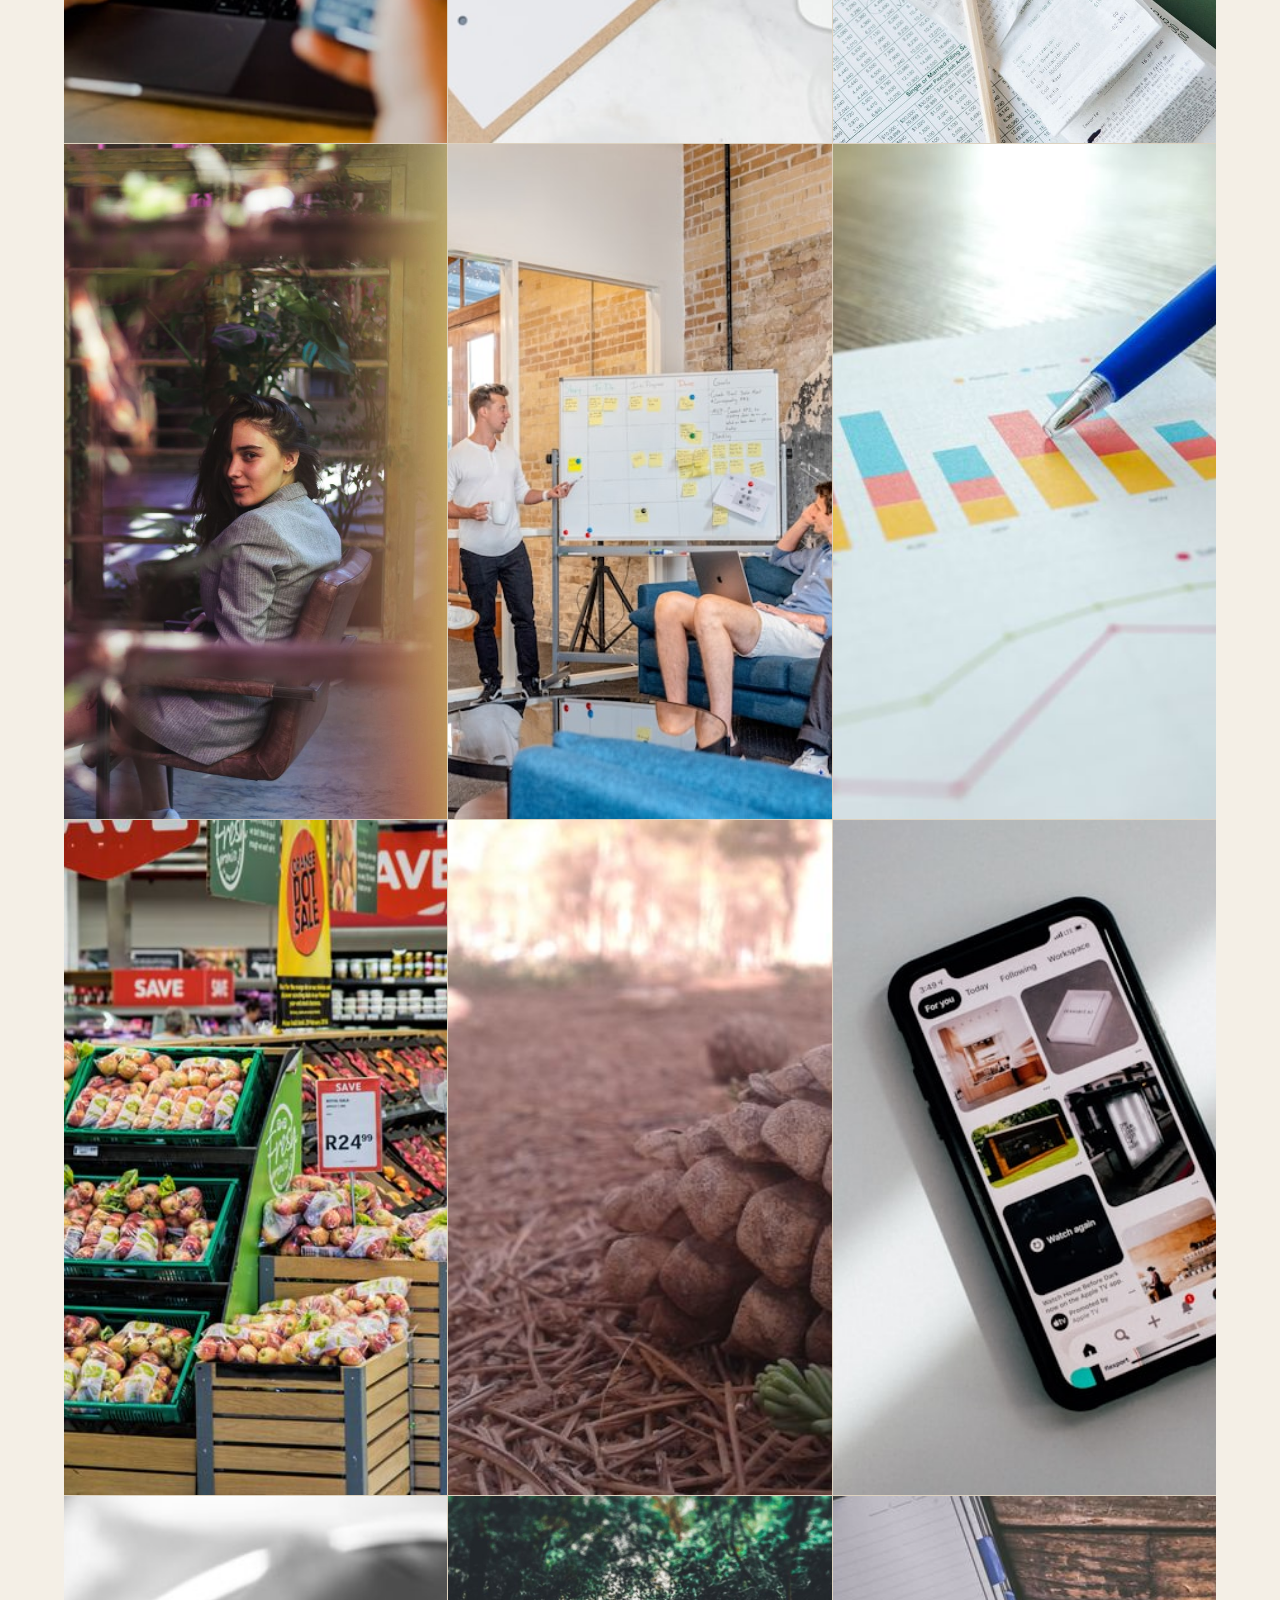
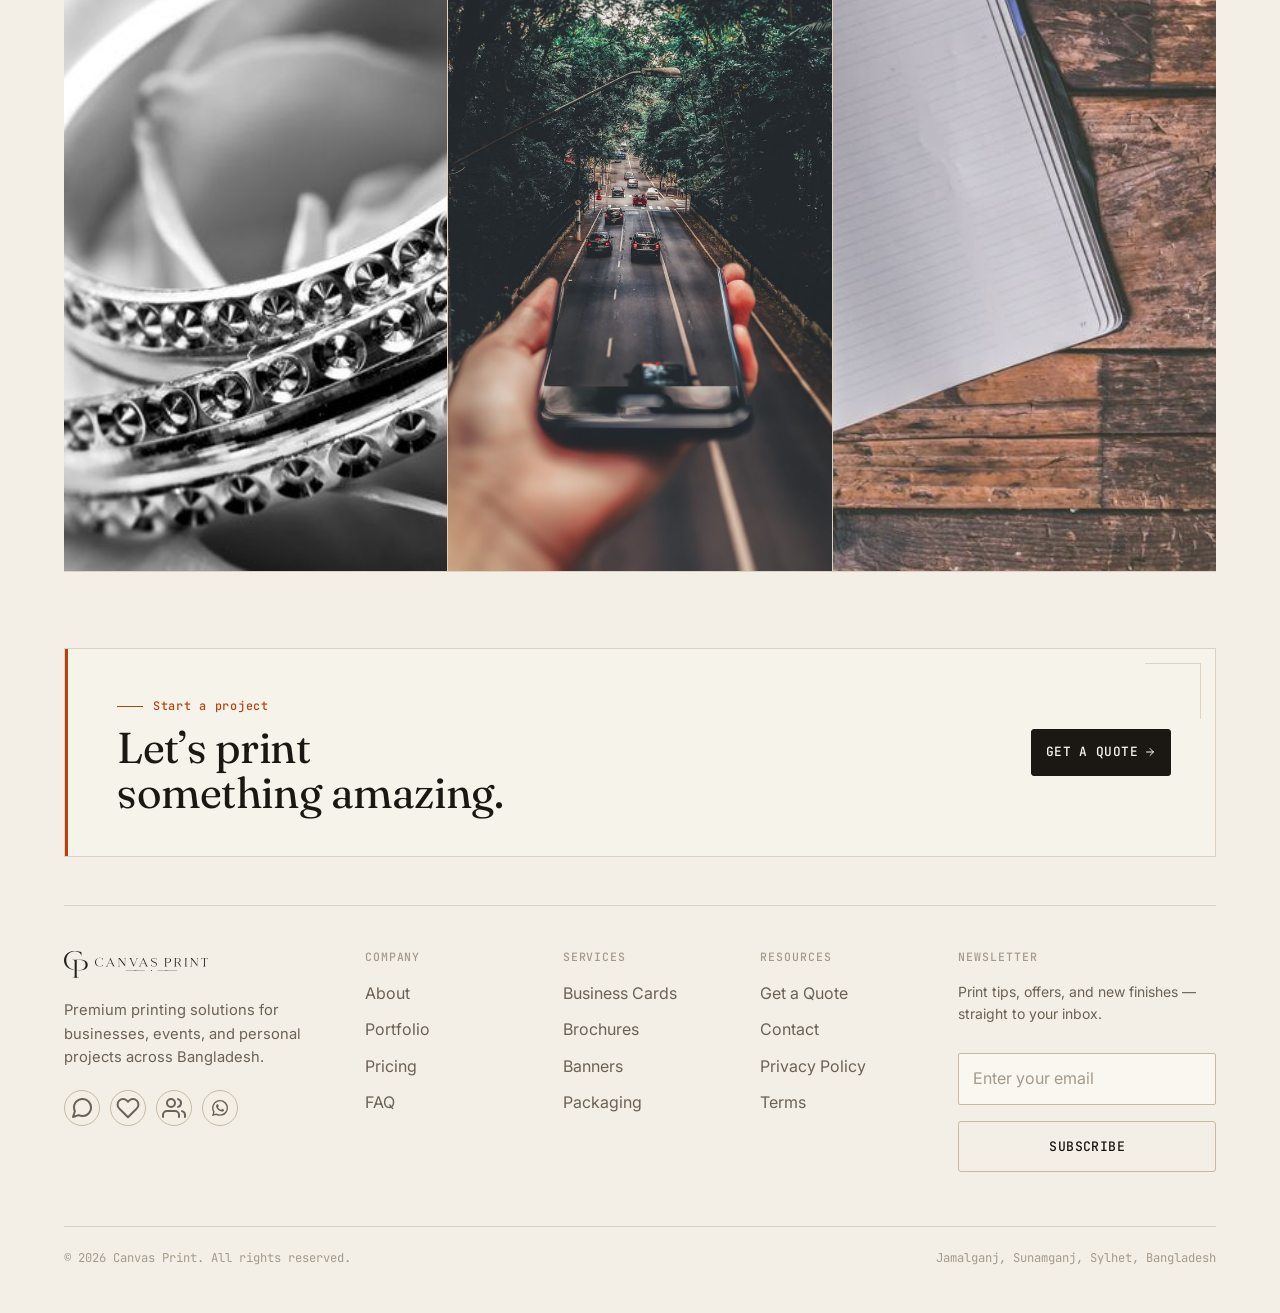
<file: portfolio.html>
<!DOCTYPE html>
<html lang="en" data-theme="light">
<head>
    <meta charset="UTF-8">
    <meta name="viewport" content="width=device-width, initial-scale=1.0">
    <title>Portfolio — Canvas Print</title>
    <meta name="description" content="A curated selection of recent printing projects by Canvas Print — branding, packaging, events, and marketing collateral.">
    <link rel="canonical" href="https://canvasprintbd.com/portfolio.html">
    <link rel="icon" href="/assets/img/favicon.svg" type="image/svg+xml">
    <meta name="theme-color" content="#1b1712">
    <script>(function(){try{var t=localStorage.getItem('theme');if(!t){t=matchMedia('(prefers-color-scheme: dark)').matches?'dark':'light';}document.documentElement.setAttribute('data-theme',t);}catch(e){}})();</script>
    <link rel="preconnect" href="https://fonts.googleapis.com">
    <link rel="preconnect" href="https://fonts.gstatic.com" crossorigin>
    <link href="https://fonts.googleapis.com/css2?family=Fraunces:ital,opsz,wght@0,9..144,400;0,9..144,500;0,9..144,600;1,9..144,500;1,9..144,600&family=Inter:wght@400;500;600;700&family=JetBrains+Mono:wght@500;600;700&display=swap" rel="stylesheet">
    <link rel="stylesheet" href="/assets/css/styles.css">
    <link rel="stylesheet" href="/assets/css/components.css">
    <link rel="stylesheet" href="/assets/css/utilities.css">
</head>
<body>
<a href="#main" class="sr-only">Skip to content</a>
<div data-include="/partials/header.html"></div>

<main id="main">
    <section class="page-header">
        <div class="container">
            <div class="reveal">
                <h1 class="h1 text-balance" data-i18n="work.pageTitle"></h1>
                <p class="lede" data-i18n="work.pageDesc"></p>
            </div>
        </div>
    </section>

    <section class="section--tight">
        <div class="container" data-render="portfolio"></div>
    </section>

    <div class="lightbox" id="lightbox" aria-hidden="true">
        <button class="icon-btn lightbox-close" type="button" data-lightbox-close aria-label="Close"><span data-icon="x"></span></button>
        <div class="lightbox-inner">
            <div class="panel overflow-hidden">
                <div data-lightbox-content></div>
                <div class="py-5 px-6">
                    <span class="cat text-xs tracking-wider uppercase text-tomato font-semibold" data-lightbox-cat></span>
                    <h3 class="h3 mt-1" data-lightbox-title></h3>
                </div>
            </div>
        </div>
    </div>
</main>

<div data-include="/partials/footer.html"></div>
<script src="/assets/js/i18n.js" defer></script>
<script src="/assets/js/data.js" defer></script>
<script src="/assets/js/artwork.js" defer></script>
<script src="/assets/js/main.js" defer></script>
</body>
</html>
</file>
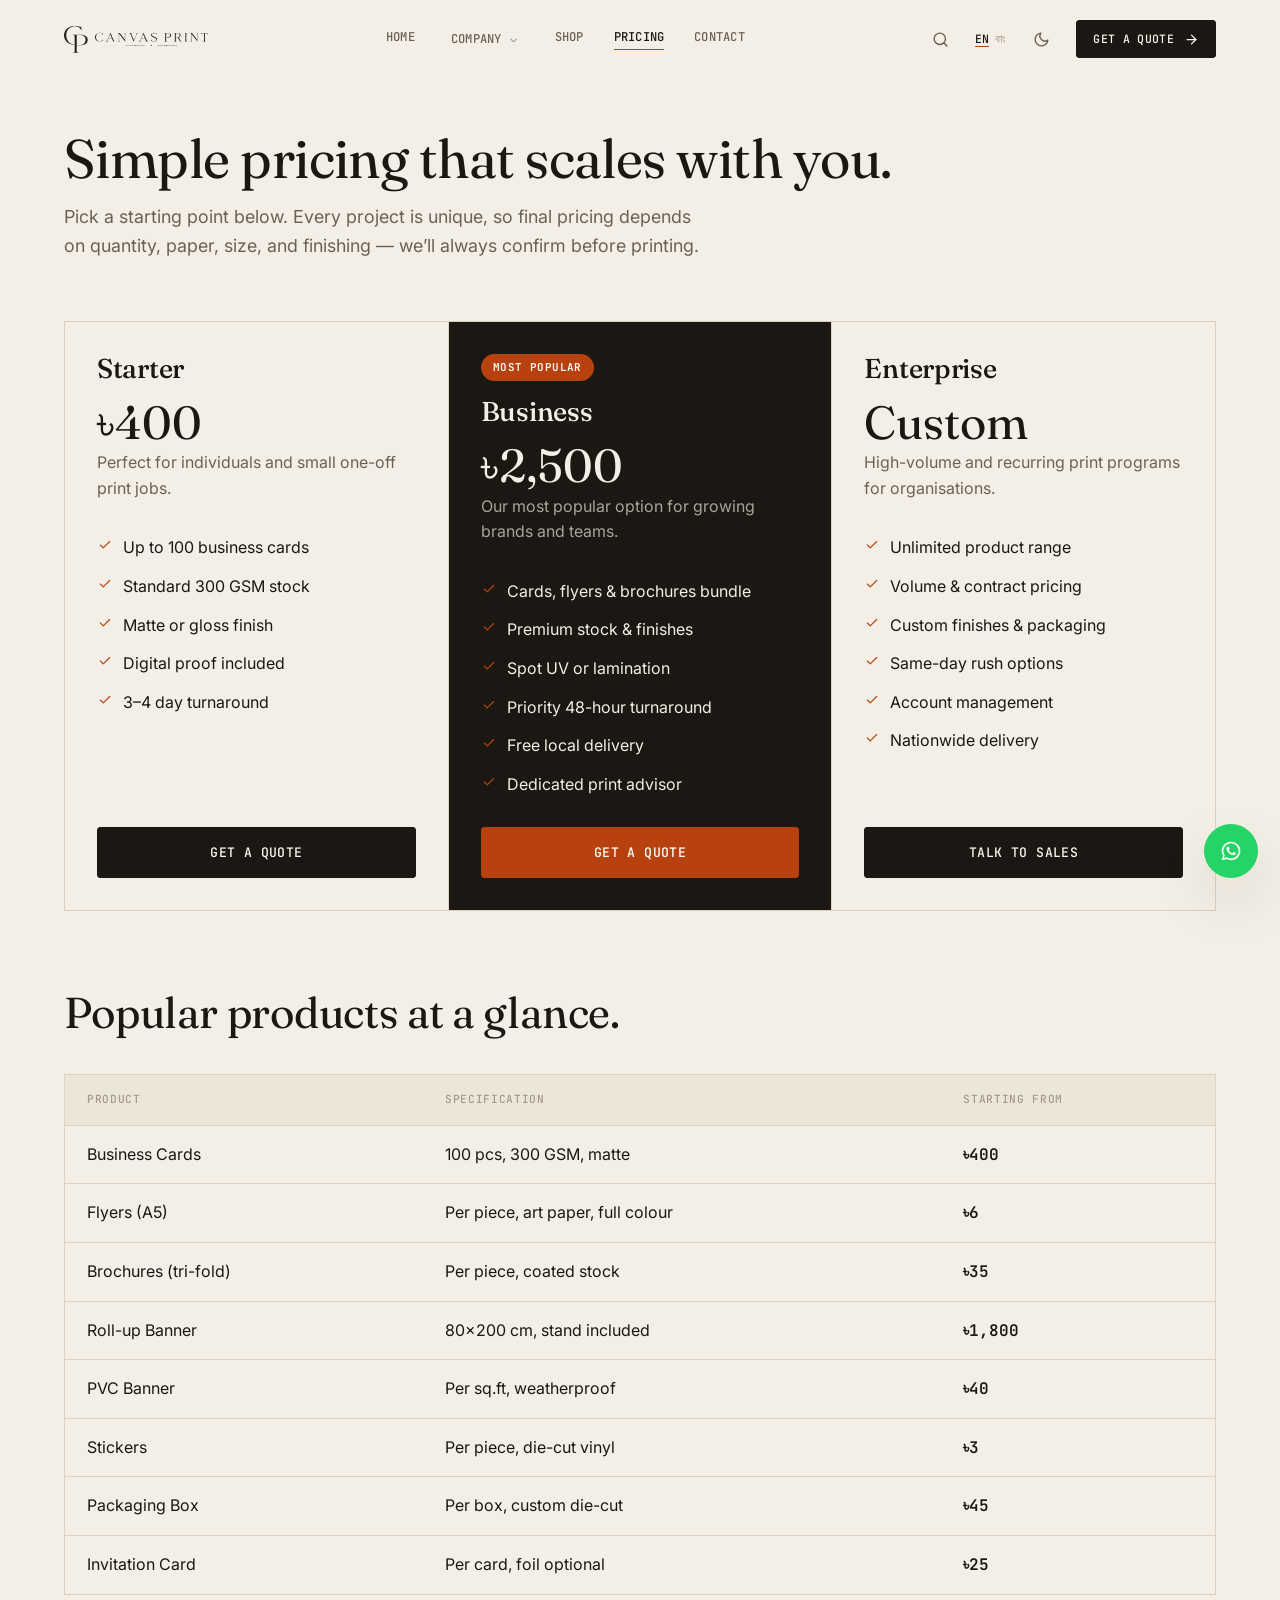
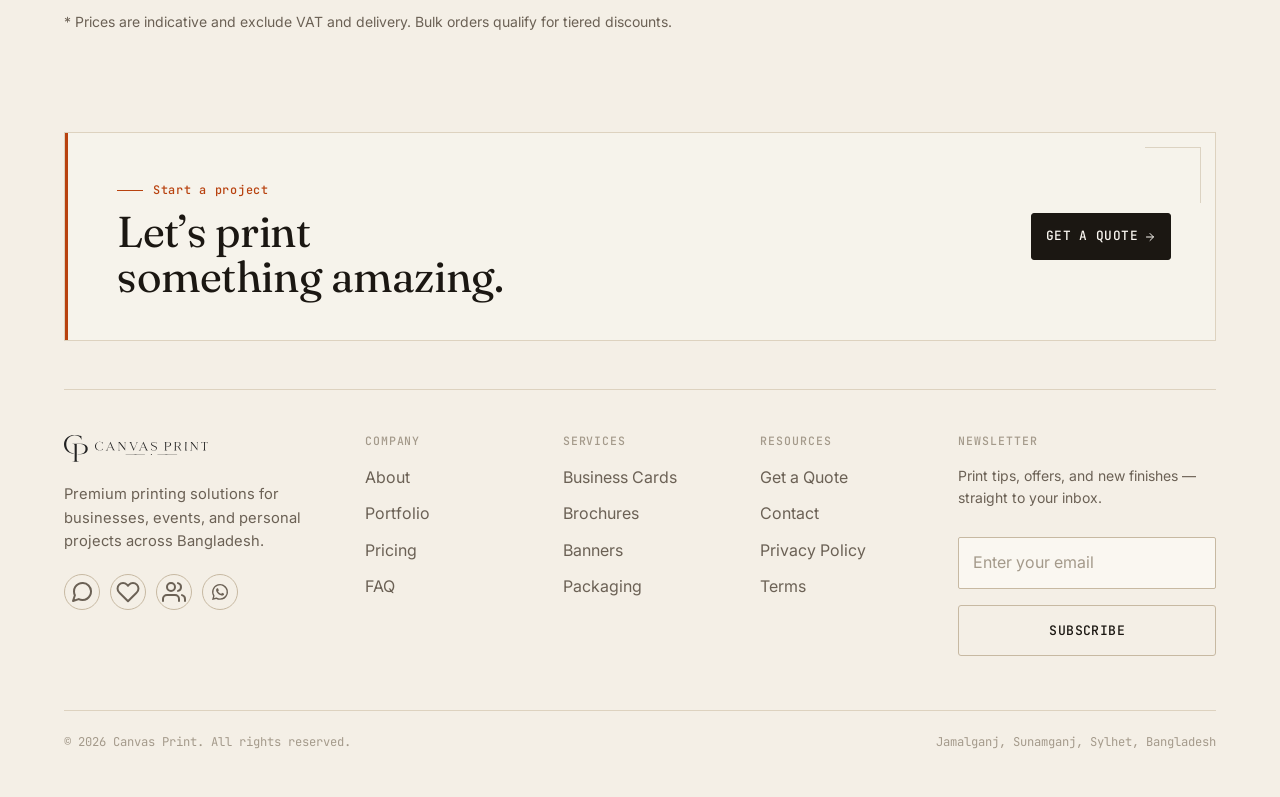
<file: pricing.html>
<!DOCTYPE html>
<html lang="en" data-theme="light">
<head>
    <meta charset="UTF-8">
    <meta name="viewport" content="width=device-width, initial-scale=1.0">
    <title>Pricing — Canvas Print</title>
    <meta name="description" content="Simple, transparent pricing for printing in Bangladesh. Pick a starting plan and request a tailored quote for your exact specs.">
    <link rel="canonical" href="https://canvasprintbd.com/pricing.html">
    <link rel="icon" href="/assets/img/favicon.svg" type="image/svg+xml">
    <meta name="theme-color" content="#1b1712">
    <script>(function(){try{var t=localStorage.getItem('theme');if(!t){t=matchMedia('(prefers-color-scheme: dark)').matches?'dark':'light';}document.documentElement.setAttribute('data-theme',t);}catch(e){}})();</script>
    <link rel="preconnect" href="https://fonts.googleapis.com">
    <link rel="preconnect" href="https://fonts.gstatic.com" crossorigin>
    <link href="https://fonts.googleapis.com/css2?family=Fraunces:ital,opsz,wght@0,9..144,400;0,9..144,500;0,9..144,600;1,9..144,500;1,9..144,600&family=Inter:wght@400;500;600;700&family=JetBrains+Mono:wght@500;600;700&display=swap" rel="stylesheet">
    <link rel="stylesheet" href="/assets/css/styles.css">
    <link rel="stylesheet" href="/assets/css/components.css">
    <link rel="stylesheet" href="/assets/css/utilities.css">
</head>
<body>
<a href="#main" class="sr-only">Skip to content</a>
<div data-include="/partials/header.html"></div>

<main id="main">
    <section class="page-header">
        <div class="container">
            <div class="reveal">
                <h1 class="h1 text-balance" data-i18n="pricing.pageTitle"></h1>
                <p class="lede" data-i18n="pricing.pageDesc"></p>
            </div>
        </div>
    </section>

    <section class="section--tight">
        <div class="container"><div class="price-grid" data-render="pricing"></div></div>
    </section>

    <section class="section">
        <div class="container">
            <div class="section-head">
                <h2 class="h2 text-balance" data-i18n="pricing.guideTitle"></h2>
            </div>
            <div class="reveal" data-render="price-table"></div>
            <p class="muted mt-4 text-sm" data-i18n="pricing.note"></p>
        </div>
    </section>
</main>

<div data-include="/partials/footer.html"></div>
<script src="/assets/js/i18n.js" defer></script>
<script src="/assets/js/data.js" defer></script>
<script src="/assets/js/artwork.js" defer></script>
<script src="/assets/js/main.js" defer></script>
</body>
</html>
</file>
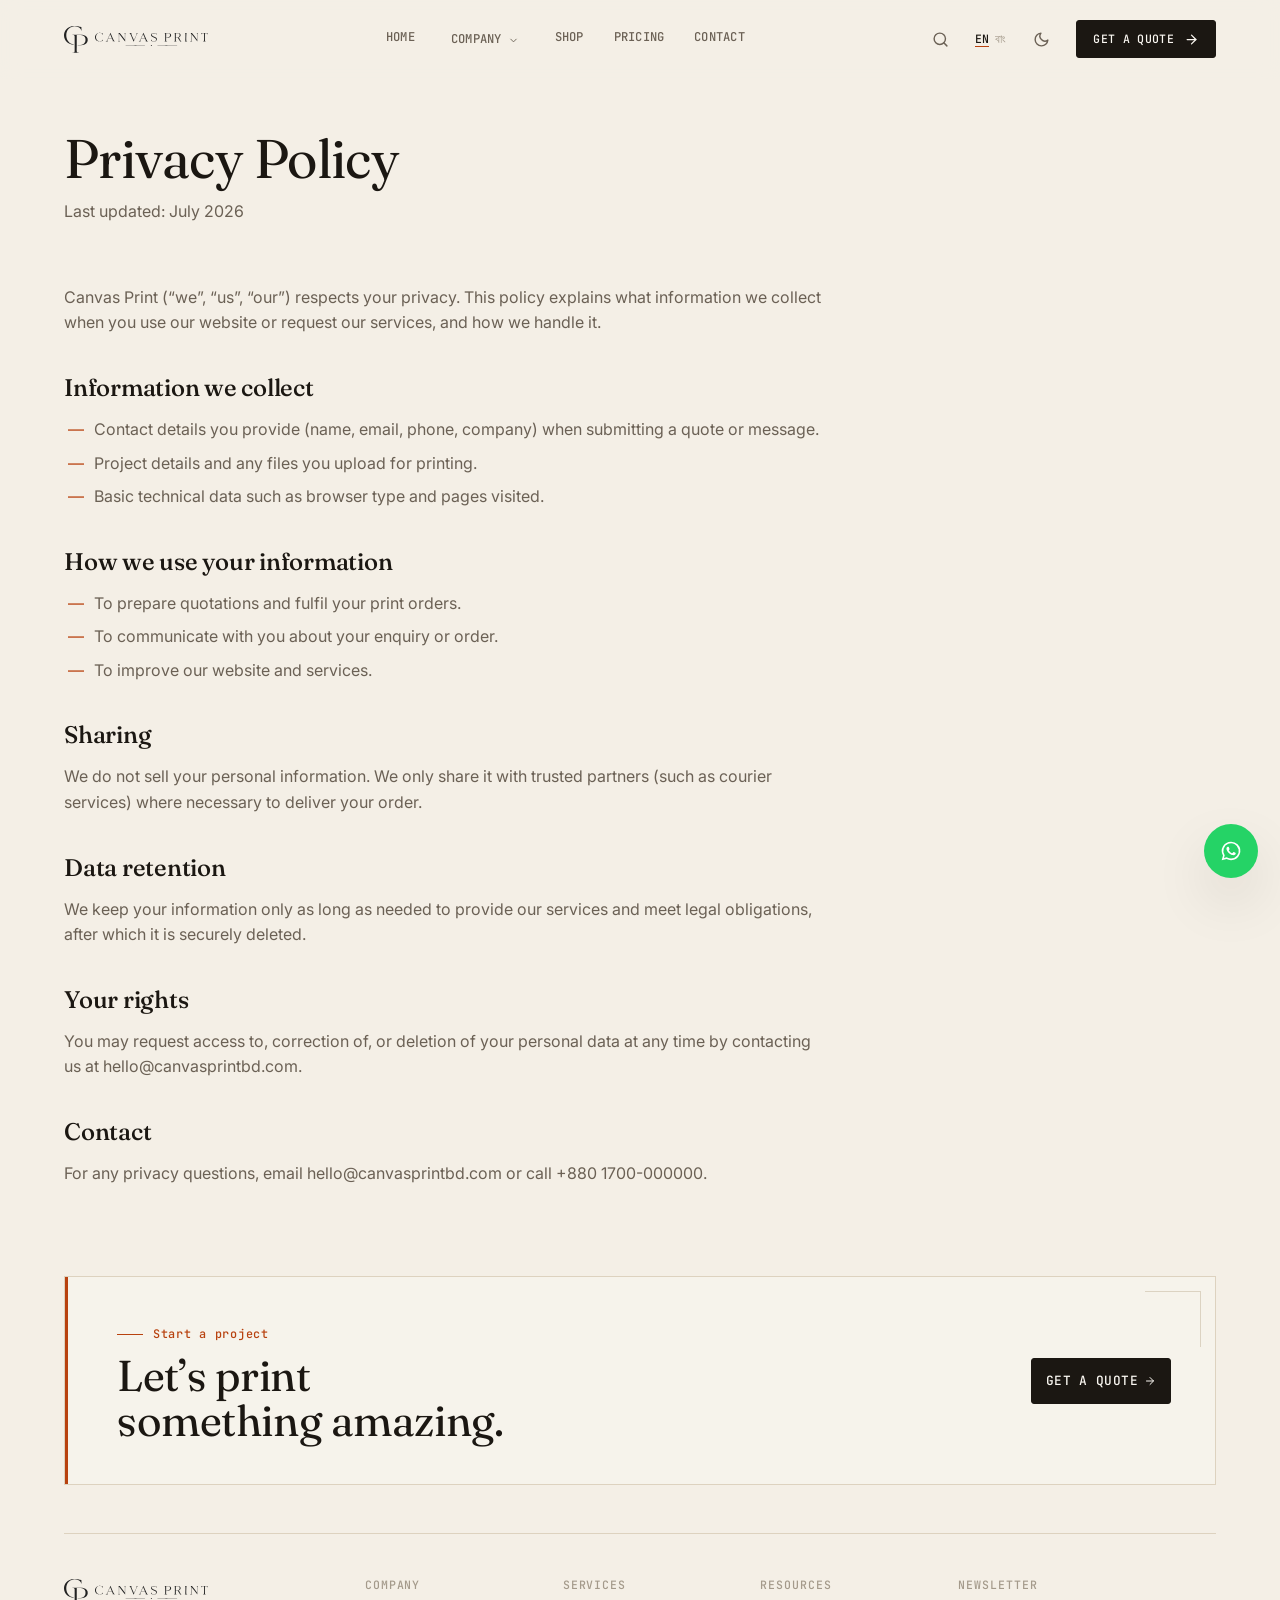
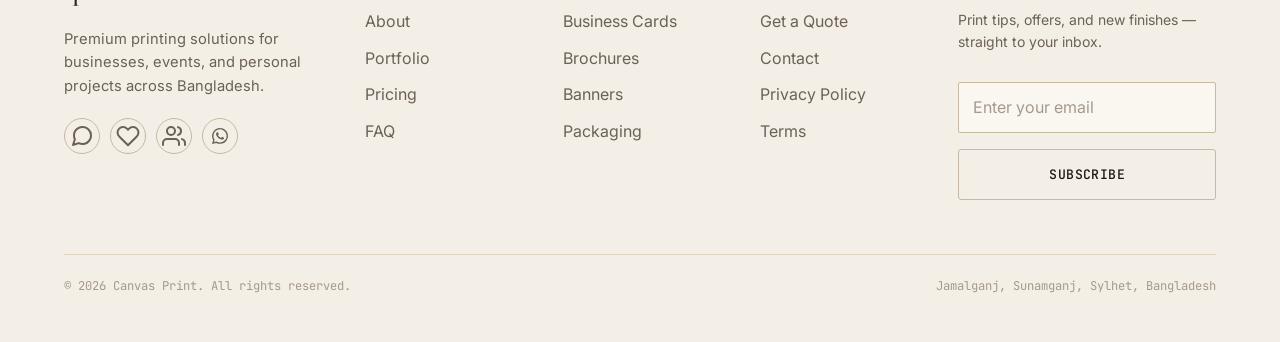
<file: privacy.html>
<!DOCTYPE html>
<html lang="en" data-theme="light">
<head>
    <meta charset="UTF-8">
    <meta name="viewport" content="width=device-width, initial-scale=1.0">
    <title>Privacy Policy — Canvas Print</title>
    <meta name="description" content="How Canvas Print collects, uses, and protects your personal information.">
    <link rel="canonical" href="https://canvasprintbd.com/privacy.html">
    <meta name="robots" content="noindex">
    <link rel="icon" href="/assets/img/favicon.svg" type="image/svg+xml">
    <meta name="theme-color" content="#1b1712">
    <script>(function(){try{var t=localStorage.getItem('theme');if(!t){t=matchMedia('(prefers-color-scheme: dark)').matches?'dark':'light';}document.documentElement.setAttribute('data-theme',t);}catch(e){}})();</script>
    <link rel="preconnect" href="https://fonts.googleapis.com">
    <link rel="preconnect" href="https://fonts.gstatic.com" crossorigin>
    <link href="https://fonts.googleapis.com/css2?family=Fraunces:ital,opsz,wght@0,9..144,400;0,9..144,500;0,9..144,600;1,9..144,500;1,9..144,600&family=Inter:wght@400;500;600;700&family=JetBrains+Mono:wght@500;600;700&display=swap" rel="stylesheet">
    <link rel="stylesheet" href="/assets/css/styles.css">
    <link rel="stylesheet" href="/assets/css/components.css">
    <link rel="stylesheet" href="/assets/css/utilities.css">
</head>
<body>
<a href="#main" class="sr-only">Skip to content</a>
<div data-include="/partials/header.html"></div>

<main id="main">
    <section class="page-header">
        <div class="container">
            <div class="reveal">
                <h1 class="h1 text-balance" data-i18n="privacy.pageTitle"></h1>
                <p class="muted mt-3" data-i18n="legal.updated"></p>
            </div>
        </div>
    </section>

    <section class="section--tight">
        <div class="container">
            <div class="legal-body reveal">
                <p>Canvas Print (“we”, “us”, “our”) respects your privacy. This policy explains what information we collect when you use our website or request our services, and how we handle it.</p>
                <h2>Information we collect</h2>
                <ul>
                    <li>Contact details you provide (name, email, phone, company) when submitting a quote or message.</li>
                    <li>Project details and any files you upload for printing.</li>
                    <li>Basic technical data such as browser type and pages visited.</li>
                </ul>
                <h2>How we use your information</h2>
                <ul>
                    <li>To prepare quotations and fulfil your print orders.</li>
                    <li>To communicate with you about your enquiry or order.</li>
                    <li>To improve our website and services.</li>
                </ul>
                <h2>Sharing</h2>
                <p>We do not sell your personal information. We only share it with trusted partners (such as courier services) where necessary to deliver your order.</p>
                <h2>Data retention</h2>
                <p>We keep your information only as long as needed to provide our services and meet legal obligations, after which it is securely deleted.</p>
                <h2>Your rights</h2>
                <p>You may request access to, correction of, or deletion of your personal data at any time by contacting us at hello@canvasprintbd.com.</p>
                <h2>Contact</h2>
                <p>For any privacy questions, email hello@canvasprintbd.com or call +880 1700-000000.</p>
            </div>
        </div>
    </section>
</main>

<div data-include="/partials/footer.html"></div>
<script src="/assets/js/i18n.js" defer></script>
<script src="/assets/js/data.js" defer></script>
<script src="/assets/js/artwork.js" defer></script>
<script src="/assets/js/main.js" defer></script>
</body>
</html>
</file>
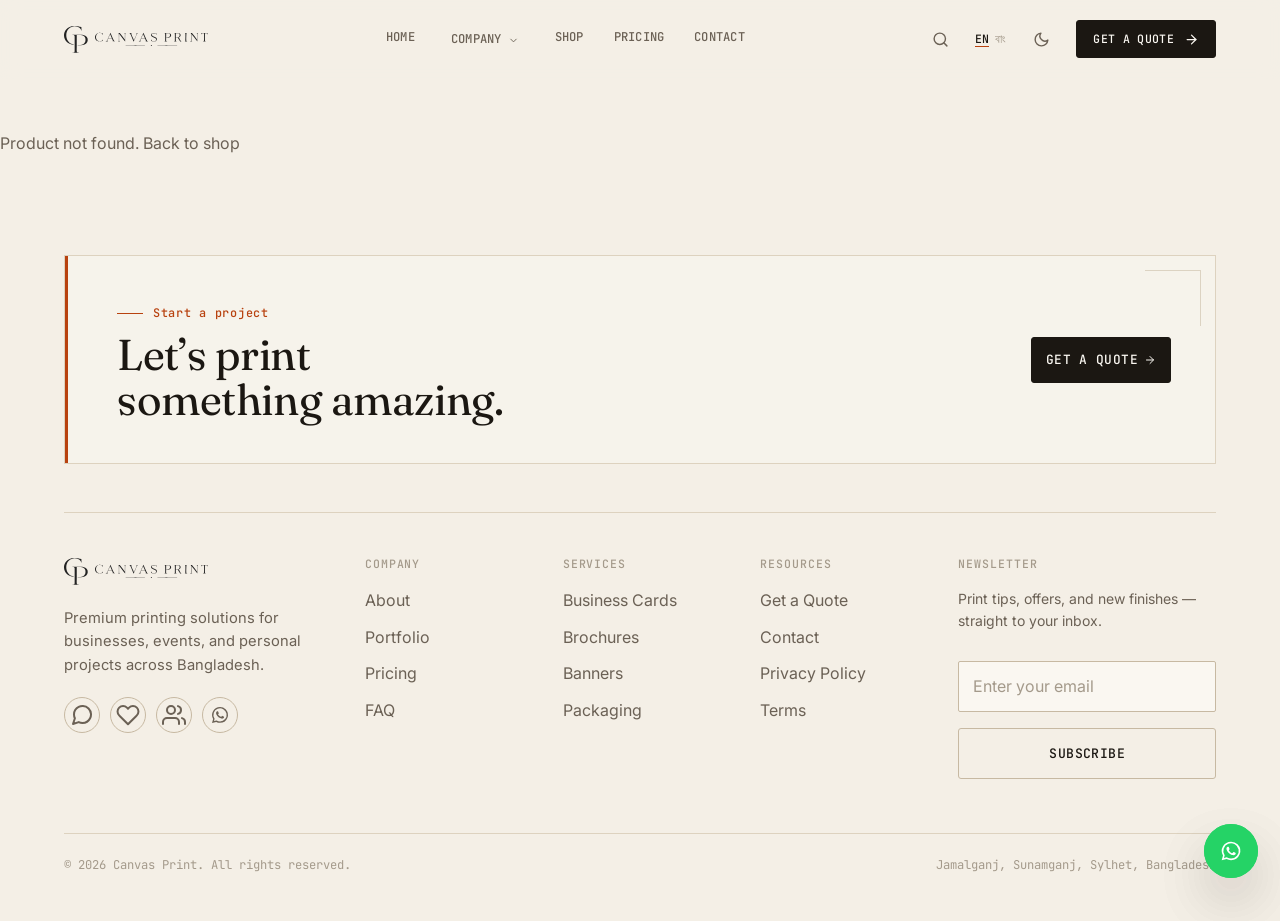
<file: product.html>
<!DOCTYPE html>
<html lang="en" data-theme="light">
<head>
    <meta charset="UTF-8">
    <meta name="viewport" content="width=device-width, initial-scale=1.0">
    <title>Product — Canvas Print</title>
    <meta name="description" content="View product details, choose your options, and place an order with cash on delivery.">
    <link rel="icon" href="/assets/img/favicon.svg" type="image/svg+xml">
    <meta name="theme-color" content="#1b1712">
    <script>(function(){try{var t=localStorage.getItem('theme');if(!t){t=matchMedia('(prefers-color-scheme: dark)').matches?'dark':'light';}document.documentElement.setAttribute('data-theme',t);}catch(e){}})();</script>
    <link rel="preconnect" href="https://fonts.googleapis.com">
    <link rel="preconnect" href="https://fonts.gstatic.com" crossorigin>
    <link href="https://fonts.googleapis.com/css2?family=Fraunces:ital,opsz,wght@0,9..144,400;0,9..144,500;0,9..144,600;1,9..144,500;1,9..144,600&family=Inter:wght@400;500;600;700&family=JetBrains+Mono:wght@500;600;700&display=swap" rel="stylesheet">
    <link rel="stylesheet" href="/assets/css/styles.css">
    <link rel="stylesheet" href="/assets/css/components.css">
    <link rel="stylesheet" href="/assets/css/utilities.css">
</head>
<body>
<a href="#main" class="sr-only">Skip to content</a>
<div data-include="/partials/header.html"></div>

<main id="main">
    <section class="section">
        <div id="productWrap"></div>
    </section>
</main>

<div data-include="/partials/footer.html"></div>
<a href="#" class="wa-float" data-wa aria-label="Chat on WhatsApp"><span data-icon="whatsapp"></span></a>

<script src="/assets/js/artwork.js"></script>
<script src="/assets/js/i18n.js"></script>
<script src="/assets/js/data.js"></script>
<script src="/assets/js/main.js"></script>
</body>
</html>
</file>
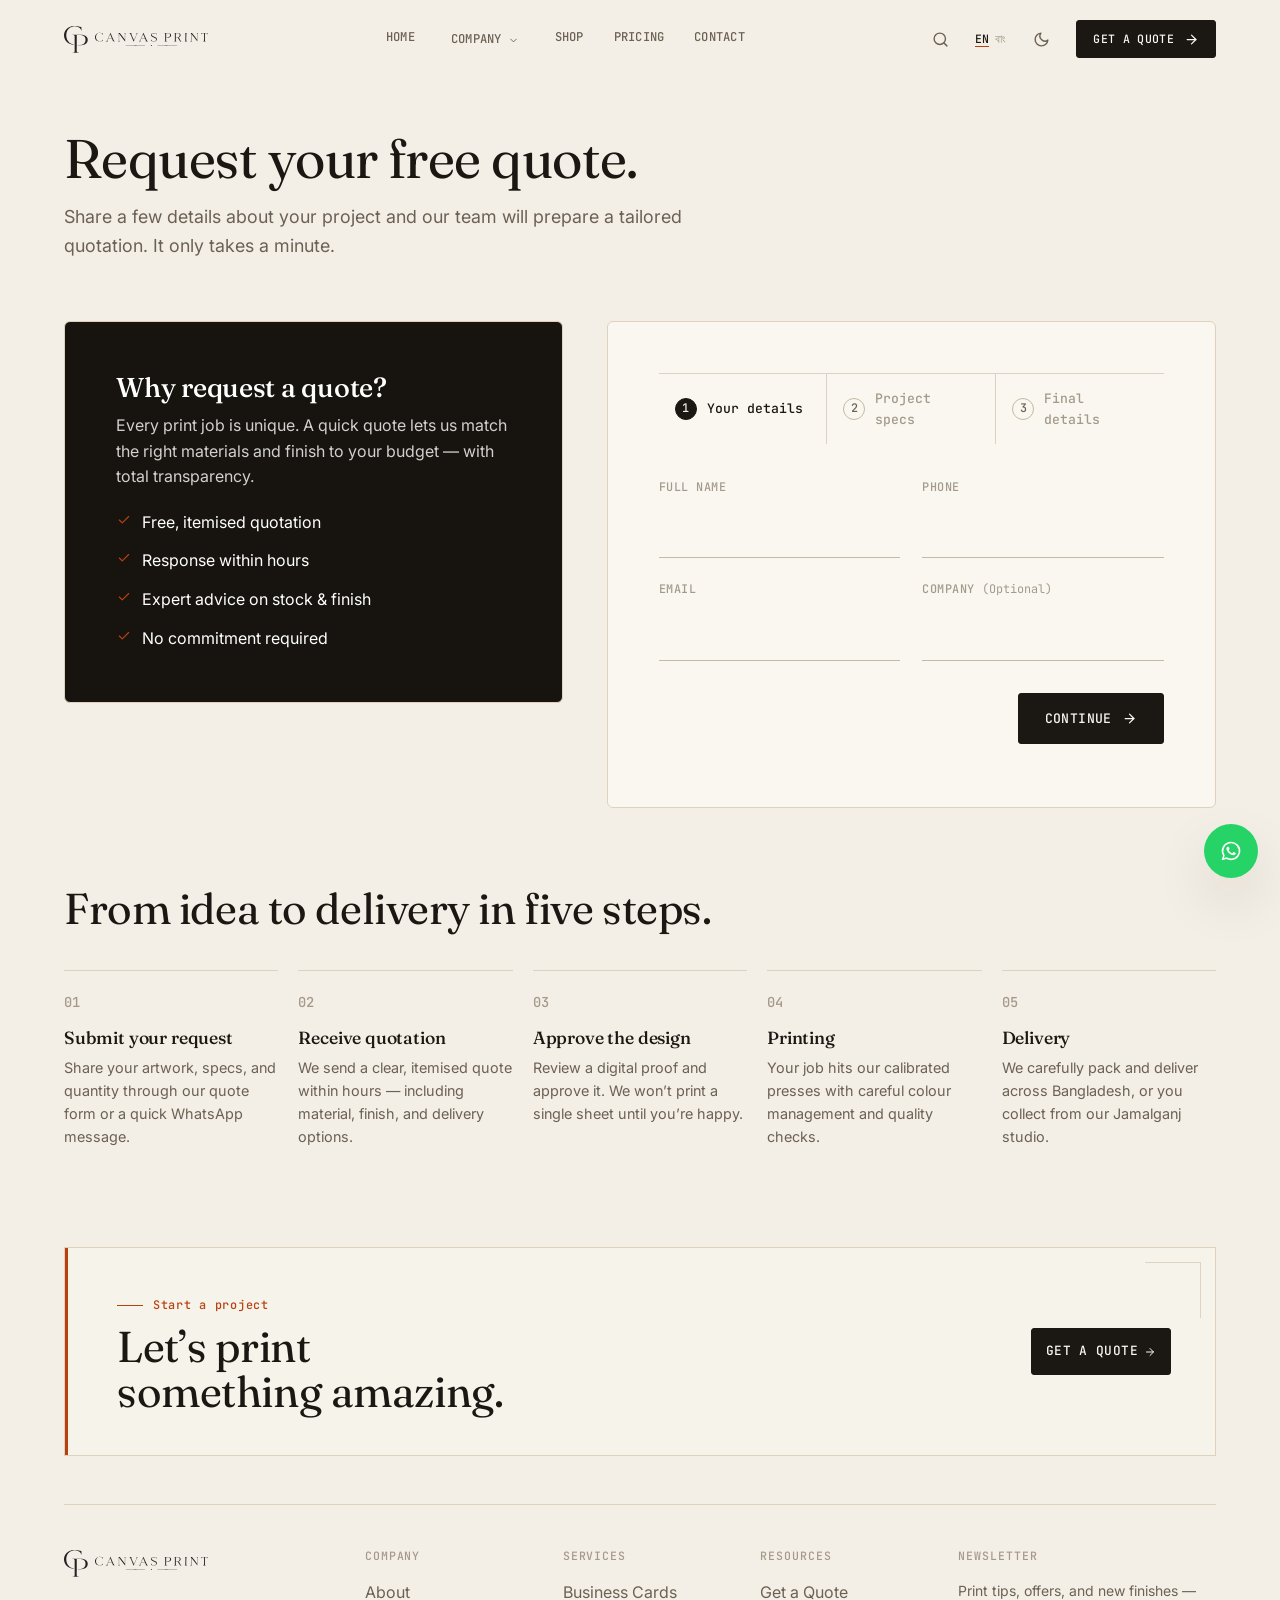
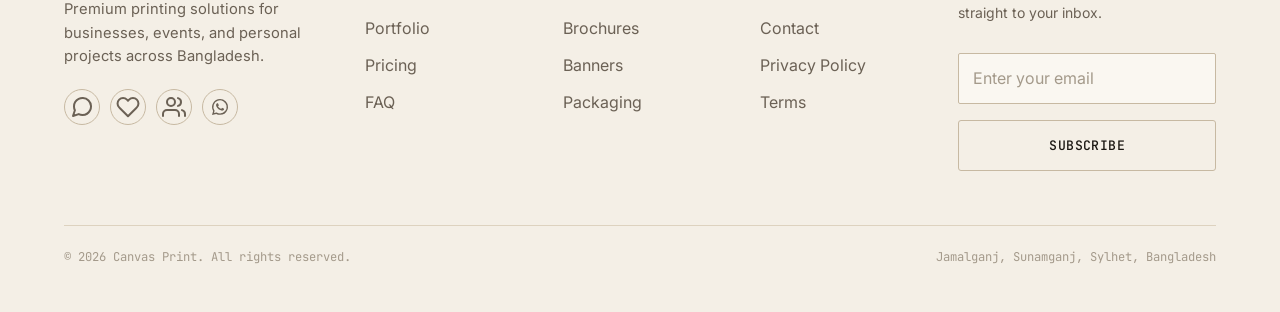
<file: quote.html>
<!DOCTYPE html>
<html lang="en" data-theme="light">
<head>
    <meta charset="UTF-8">
    <meta name="viewport" content="width=device-width, initial-scale=1.0">
    <title>Get a Quote — Canvas Print</title>
    <meta name="description" content="Request a free, itemised printing quote from Canvas Print. Share your project details and we'll respond within hours.">
    <link rel="canonical" href="https://canvasprintbd.com/quote.html">
    <link rel="icon" href="/assets/img/favicon.svg" type="image/svg+xml">
    <meta name="theme-color" content="#1b1712">
    <script>(function(){try{var t=localStorage.getItem('theme');if(!t){t=matchMedia('(prefers-color-scheme: dark)').matches?'dark':'light';}document.documentElement.setAttribute('data-theme',t);}catch(e){}})();</script>
    <link rel="preconnect" href="https://fonts.googleapis.com">
    <link rel="preconnect" href="https://fonts.gstatic.com" crossorigin>
    <link href="https://fonts.googleapis.com/css2?family=Fraunces:ital,opsz,wght@0,9..144,400;0,9..144,500;0,9..144,600;1,9..144,500;1,9..144,600&family=Inter:wght@400;500;600;700&family=JetBrains+Mono:wght@500;600;700&display=swap" rel="stylesheet">
    <link rel="stylesheet" href="/assets/css/styles.css">
    <link rel="stylesheet" href="/assets/css/components.css">
    <link rel="stylesheet" href="/assets/css/utilities.css">
</head>
<body>
<a href="#main" class="sr-only">Skip to content</a>
<div data-include="/partials/header.html"></div>

<main id="main">
    <section class="page-header">
        <div class="container">
            <div class="reveal">
                <h1 class="h1 text-balance" data-i18n="quote.pageTitle"></h1>
                <p class="lede" data-i18n="quote.pageDesc"></p>
            </div>
        </div>
    </section>

    <section class="section--tight">
        <div class="container">
            <div class="contact-grid">
                <div class="reveal">
                    <div class="panel panel-pad bg-forest">
                        <h2 class="h3 text-white" data-i18n="quote.whyTitle"></h2>
                        <p class="text-white opacity-80 mt-3 mb-5" data-i18n="quote.whyText"></p>
                        <ul class="price-feats m-0" data-render="quote-perks"></ul>
                    </div>
                </div>

                <div class="panel panel-pad reveal" data-delay="1">
                    <form data-ajax data-multistep action="/forms/quote.php" method="post" enctype="multipart/form-data" novalidate>
                        <input type="text" name="website" tabindex="-1" autocomplete="off" class="sr-only" aria-hidden="true">
                        <div class="steps-head">
                            <div class="step-pill active"><span class="n">1</span><span class="txt" data-i18n="quote.step1"></span></div>
                            <div class="step-pill"><span class="n">2</span><span class="txt" data-i18n="quote.step2"></span></div>
                            <div class="step-pill"><span class="n">3</span><span class="txt" data-i18n="quote.step3"></span></div>
                        </div>
                        <div class="form-step active">
                            <div class="form-grid cols-2">
                                <div class="field"><label for="q-name" data-i18n="quote.name"></label><input type="text" id="q-name" name="name" required><span class="error-text">Required</span></div>
                                <div class="field"><label for="q-phone" data-i18n="quote.phone"></label><input type="tel" id="q-phone" name="phone" required><span class="error-text">Required</span></div>
                                <div class="field"><label for="q-email" data-i18n="quote.email"></label><input type="email" id="q-email" name="email" required><span class="error-text">Valid email required</span></div>
                                <div class="field"><label for="q-company"><span data-i18n="quote.company"></span> <span class="opt">(<span data-i18n="quote.optional"></span>)</span></label><input type="text" id="q-company" name="company"></div>
                            </div>
                            <div class="step-actions">
                                <span></span>
                                <button type="button" class="btn btn-primary" data-next-step><span data-i18n="common.continue"></span> <span data-icon="arrow-right"></span></button>
                            </div>
                        </div>

                        <div class="form-step">
                            <div class="form-grid cols-2">
                                <div class="field"><label for="q-type" data-i18n="quote.printingType"></label><select id="q-type" name="printing_type" required data-render="service-options"></select><span class="error-text">Required</span></div>
                                <div class="field"><label for="q-qty" data-i18n="quote.quantity"></label><input type="number" id="q-qty" name="quantity" min="1" required><span class="error-text">Required</span></div>
                                <div class="field"><label for="q-paper" data-i18n="quote.paperType"></label><input type="text" id="q-paper" name="paper_type"></div>
                                <div class="field"><label for="q-size" data-i18n="quote.size"></label><input type="text" id="q-size" name="size"></div>
                            </div>
                            <div class="step-actions">
                                <button type="button" class="btn btn-secondary" data-prev-step><span data-i18n="common.back"></span></button>
                                <button type="button" class="btn btn-primary" data-next-step><span data-i18n="common.continue"></span> <span data-icon="arrow-right"></span></button>
                            </div>
                        </div>

                        <div class="form-step">
                            <div class="form-grid cols-2">
                                <div class="field"><label for="q-finish" data-i18n="quote.finishing"></label><input type="text" id="q-finish" name="finishing"></div>
                                <div class="field"><label for="q-date" data-i18n="quote.deliveryDate"></label><input type="date" id="q-date" name="delivery_date"></div>
                                <div class="field col-span"><label for="q-upload"><span data-i18n="quote.upload"></span> <span class="opt">(<span data-i18n="quote.optional"></span>)</span></label><input type="file" id="q-upload" name="artwork" accept=".pdf,.ai,.psd,.png,.jpg,.jpeg"><span class="opt text-xs text-faint" data-i18n="quote.uploadHint"></span></div>
                                <div class="field col-span"><label for="q-message"><span data-i18n="quote.message"></span> <span class="opt">(<span data-i18n="quote.optional"></span>)</span></label><textarea id="q-message" name="message"></textarea></div>
                            </div>
                            <div class="step-actions">
                                <button type="button" class="btn btn-secondary" data-prev-step><span data-i18n="common.back"></span></button>
                                <button type="submit" class="btn btn-primary"><span data-i18n="common.submitRequest"></span> <span data-icon="check"></span></button>
                            </div>
                        </div>
                        <p class="form-msg mt-3 text-sm" role="status"></p>
                    </form>

                    <div class="success-panel hidden" data-success>
                        <div class="success-icon" data-icon="check"></div>
                        <h2 class="h3" data-i18n="quote.successTitle"></h2>
                        <p class="muted mt-3" data-i18n="quote.successText"></p>
                    </div>
                </div>
            </div>
        </div>
    </section>

    <section class="section">
        <div class="container">
            <div class="section-head">
                <h2 class="h2 text-balance" data-i18n="process.title"></h2>
            </div>
            <div class="process-list" data-render="process"></div>
        </div>
    </section>
</main>

<div data-include="/partials/footer.html"></div>
<script src="/assets/js/i18n.js" defer></script>
<script src="/assets/js/data.js" defer></script>
<script src="/assets/js/artwork.js" defer></script>
<script src="/assets/js/main.js" defer></script>
</body>
</html>
</file>
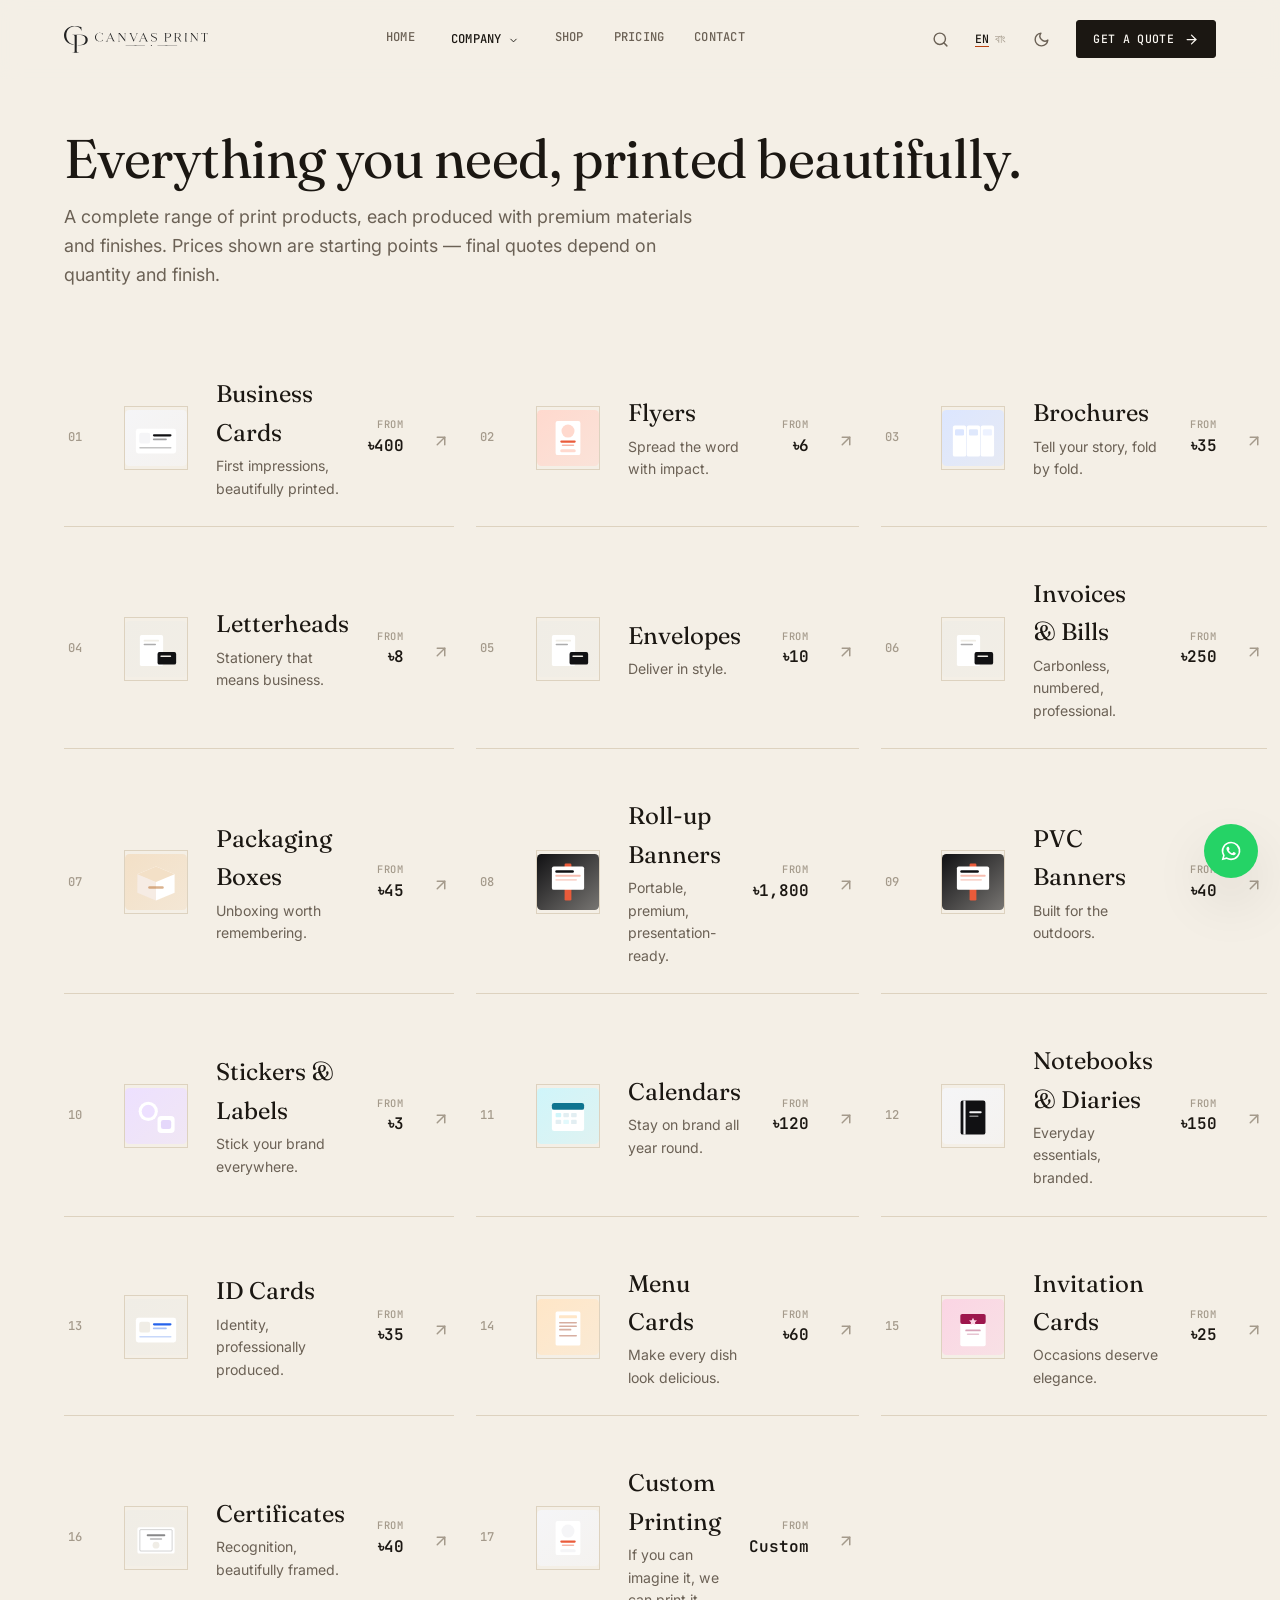
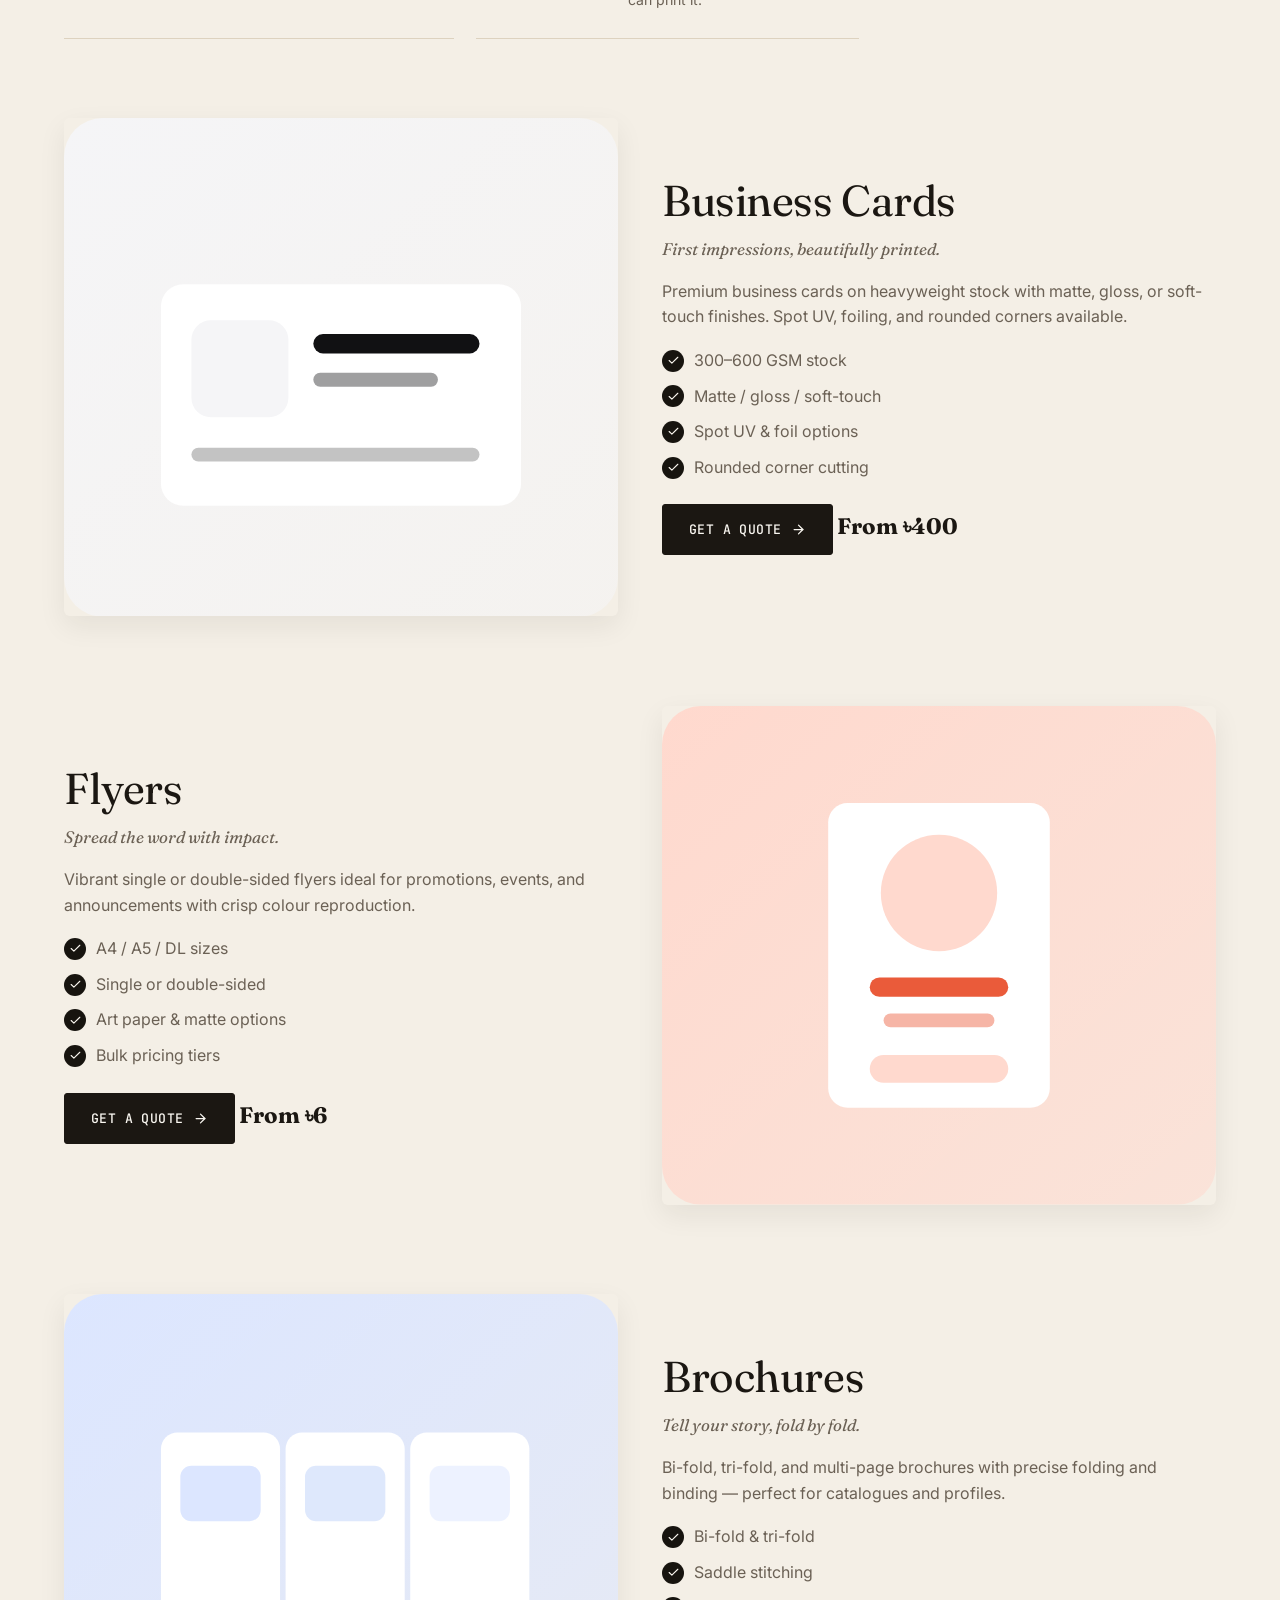
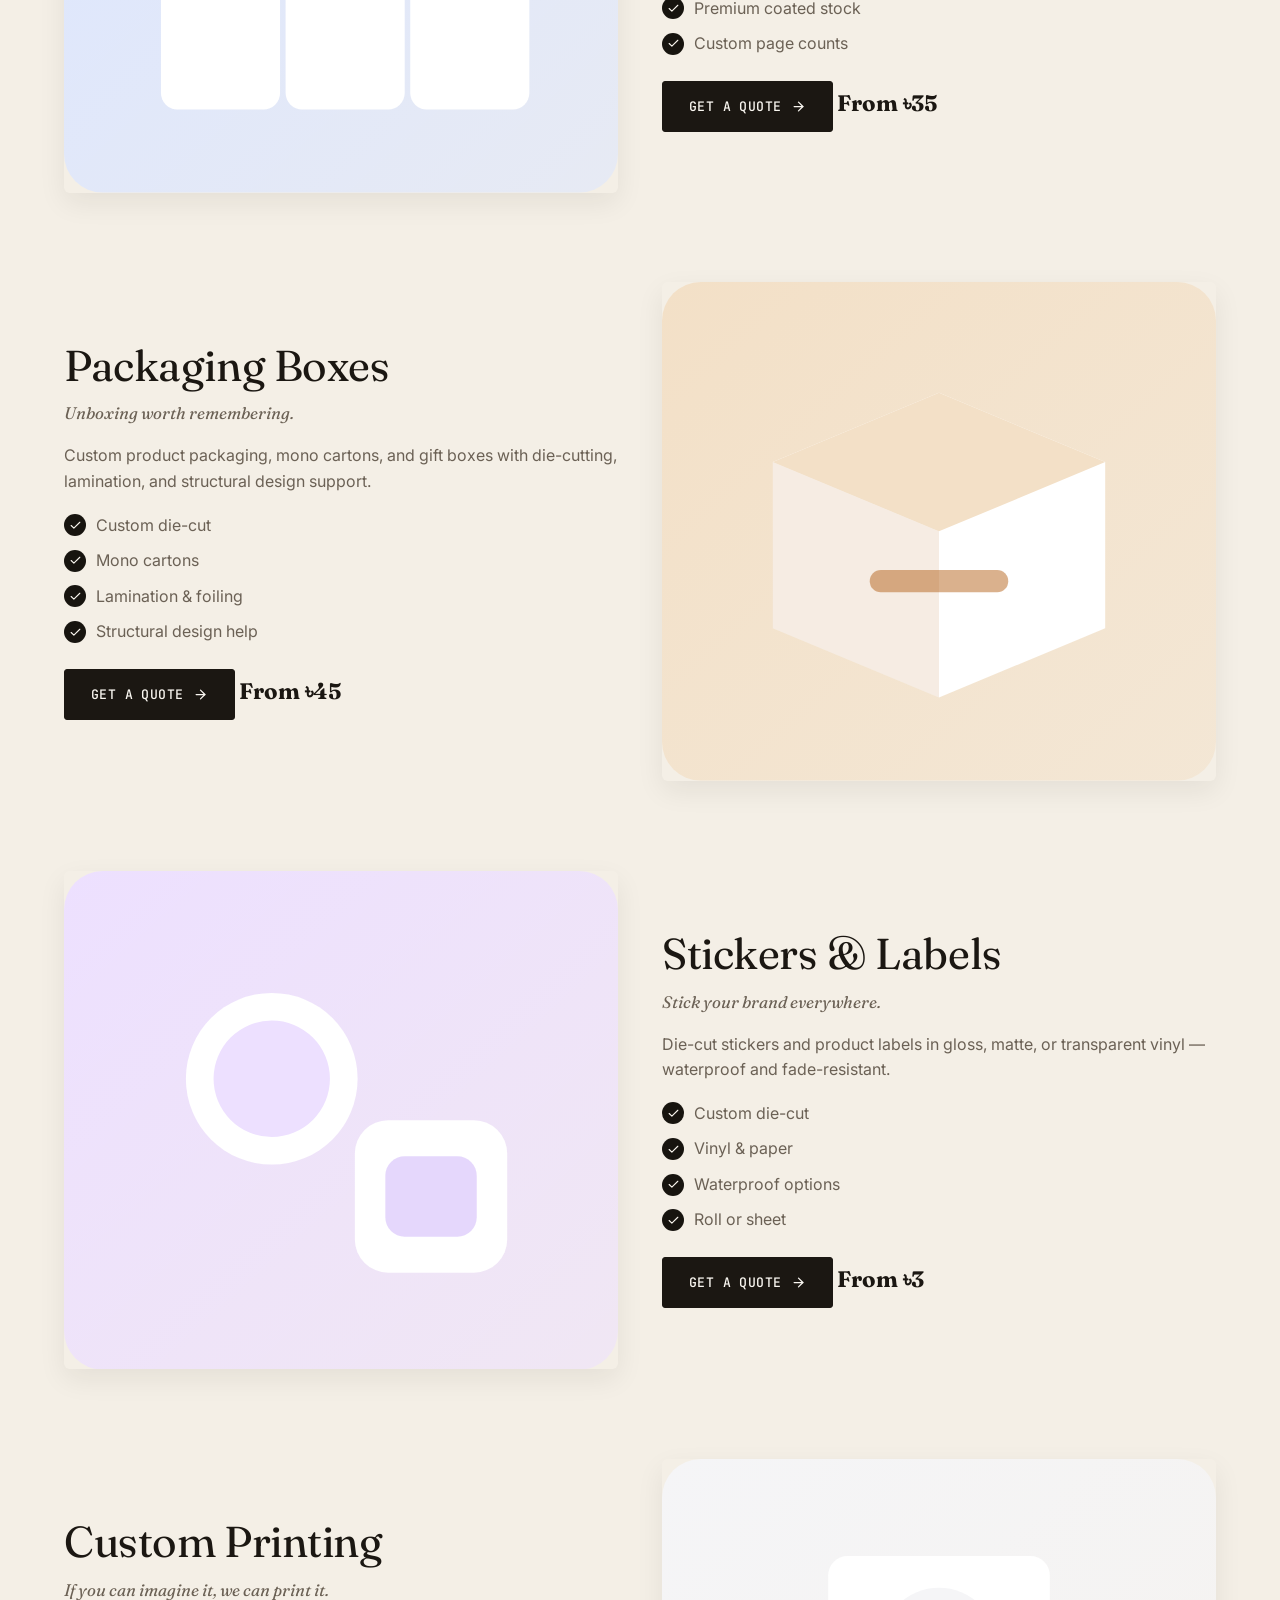
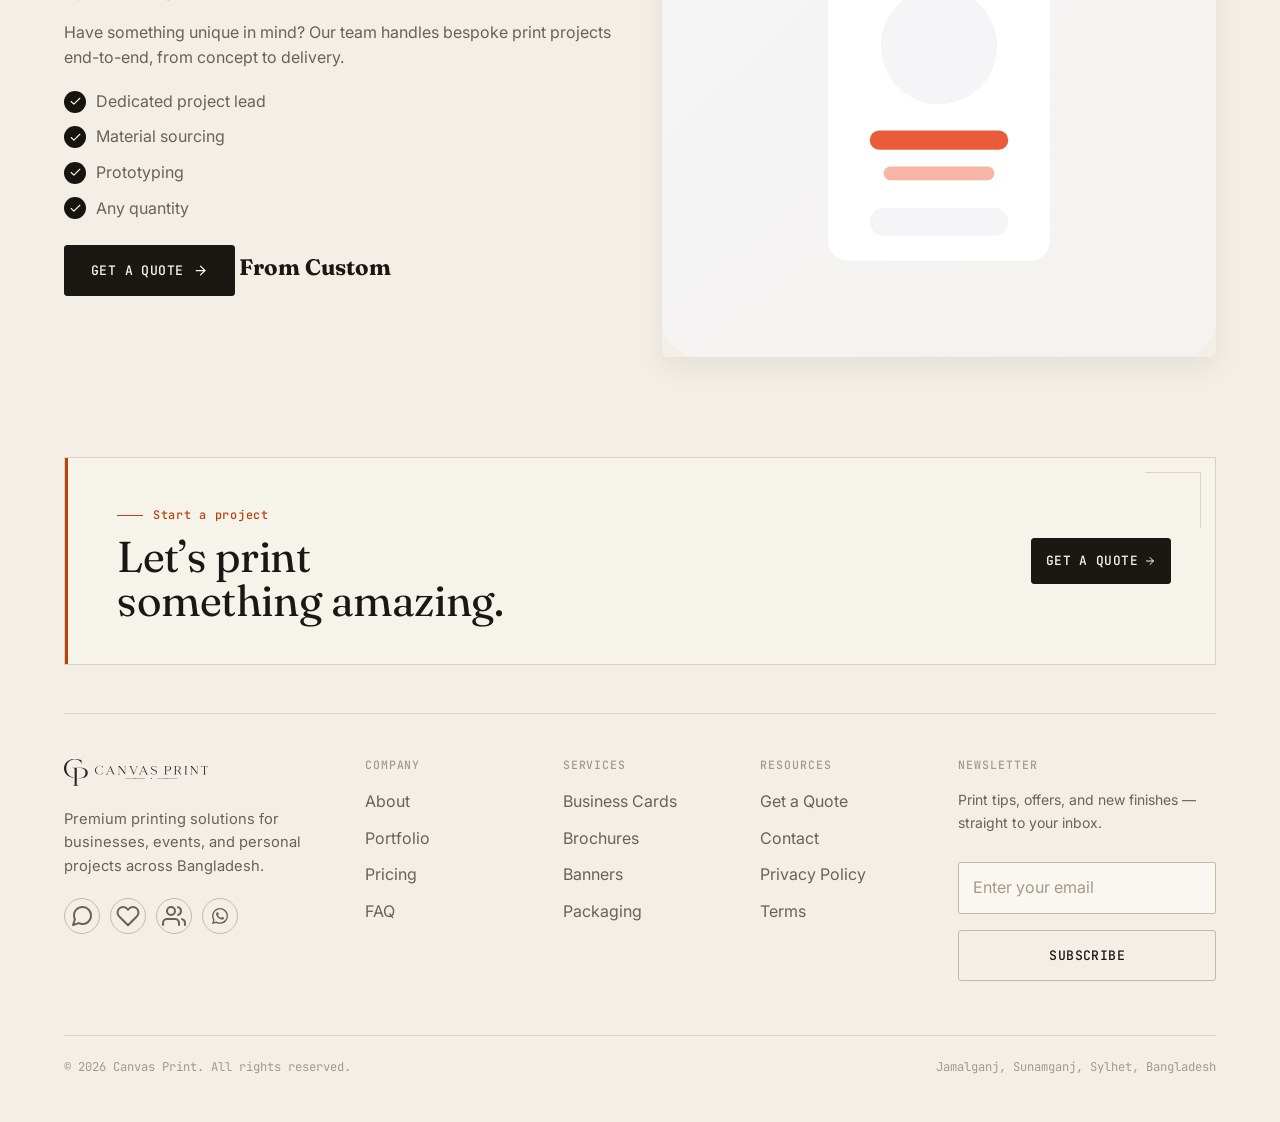
<file: services.html>
<!DOCTYPE html>
<html lang="en" data-theme="light">
<head>
    <meta charset="UTF-8">
    <meta name="viewport" content="width=device-width, initial-scale=1.0">
    <title>Services — Canvas Print</title>
    <meta name="description" content="Business cards, flyers, brochures, banners, packaging, stickers and more — premium print products for every need across Bangladesh.">
    <link rel="canonical" href="https://canvasprintbd.com/services.html">
    <link rel="icon" href="/assets/img/favicon.svg" type="image/svg+xml">
    <meta name="theme-color" content="#1b1712">
    <script>(function(){try{var t=localStorage.getItem('theme');if(!t){t=matchMedia('(prefers-color-scheme: dark)').matches?'dark':'light';}document.documentElement.setAttribute('data-theme',t);}catch(e){}})();</script>
    <link rel="preconnect" href="https://fonts.googleapis.com">
    <link rel="preconnect" href="https://fonts.gstatic.com" crossorigin>
    <link href="https://fonts.googleapis.com/css2?family=Fraunces:ital,opsz,wght@0,9..144,400;0,9..144,500;0,9..144,600;1,9..144,500;1,9..144,600&family=Inter:wght@400;500;600;700&family=JetBrains+Mono:wght@500;600;700&display=swap" rel="stylesheet">
    <link rel="stylesheet" href="/assets/css/styles.css">
    <link rel="stylesheet" href="/assets/css/components.css">
    <link rel="stylesheet" href="/assets/css/utilities.css">
</head>
<body>
<a href="#main" class="sr-only">Skip to content</a>
<div data-include="/partials/header.html"></div>

<main id="main">
    <section class="page-header">
        <div class="container">
            <div class="reveal">
                <h1 class="h1 text-balance" data-i18n="services.pageTitle"></h1>
                <p class="lede" data-i18n="services.pageDesc"></p>
            </div>
        </div>
    </section>

    <section class="section--tight">
        <div class="container"><div class="grid grid-3" data-render="services"></div></div>
    </section>

    <section class="section">
        <div class="container service-blocks-list" data-render="service-blocks"></div>
    </section>
</main>

<div data-include="/partials/footer.html"></div>
<script src="/assets/js/i18n.js" defer></script>
<script src="/assets/js/data.js" defer></script>
<script src="/assets/js/artwork.js" defer></script>
<script src="/assets/js/main.js" defer></script>
</body>
</html>
</file>
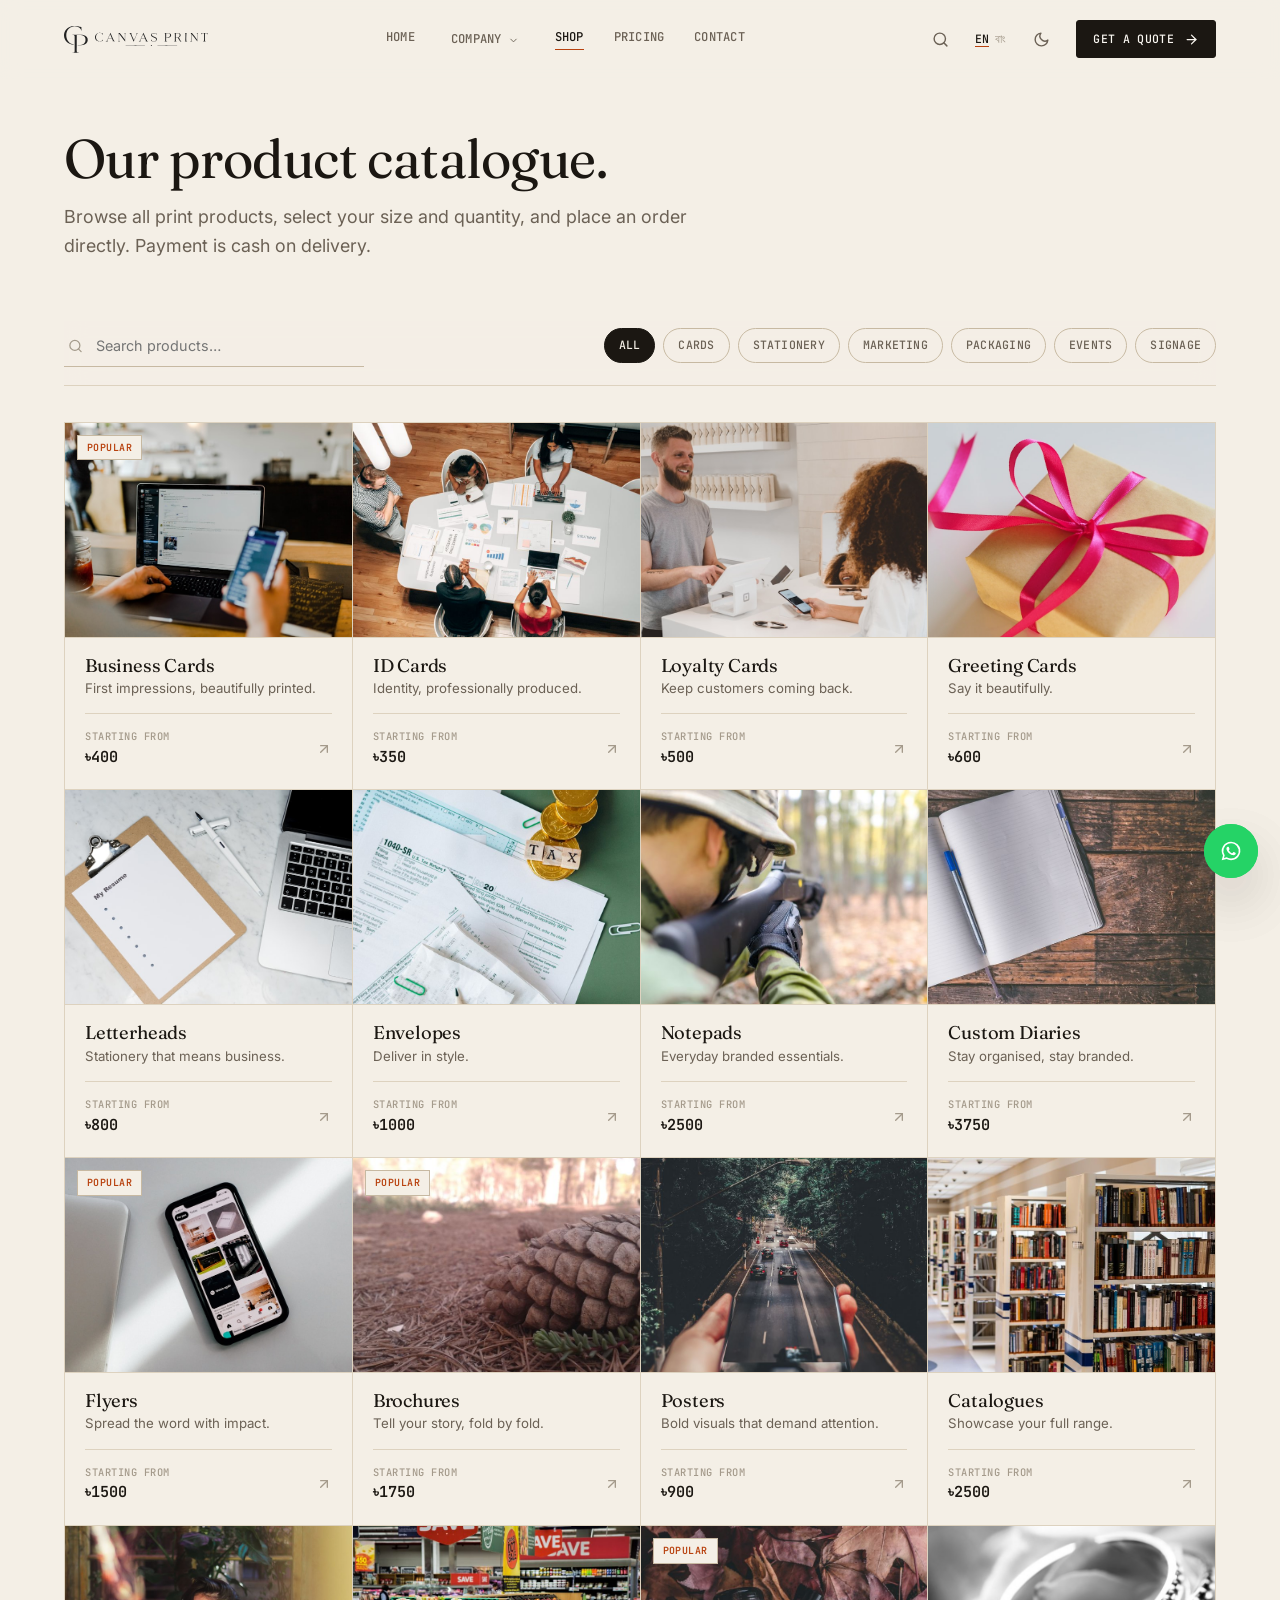
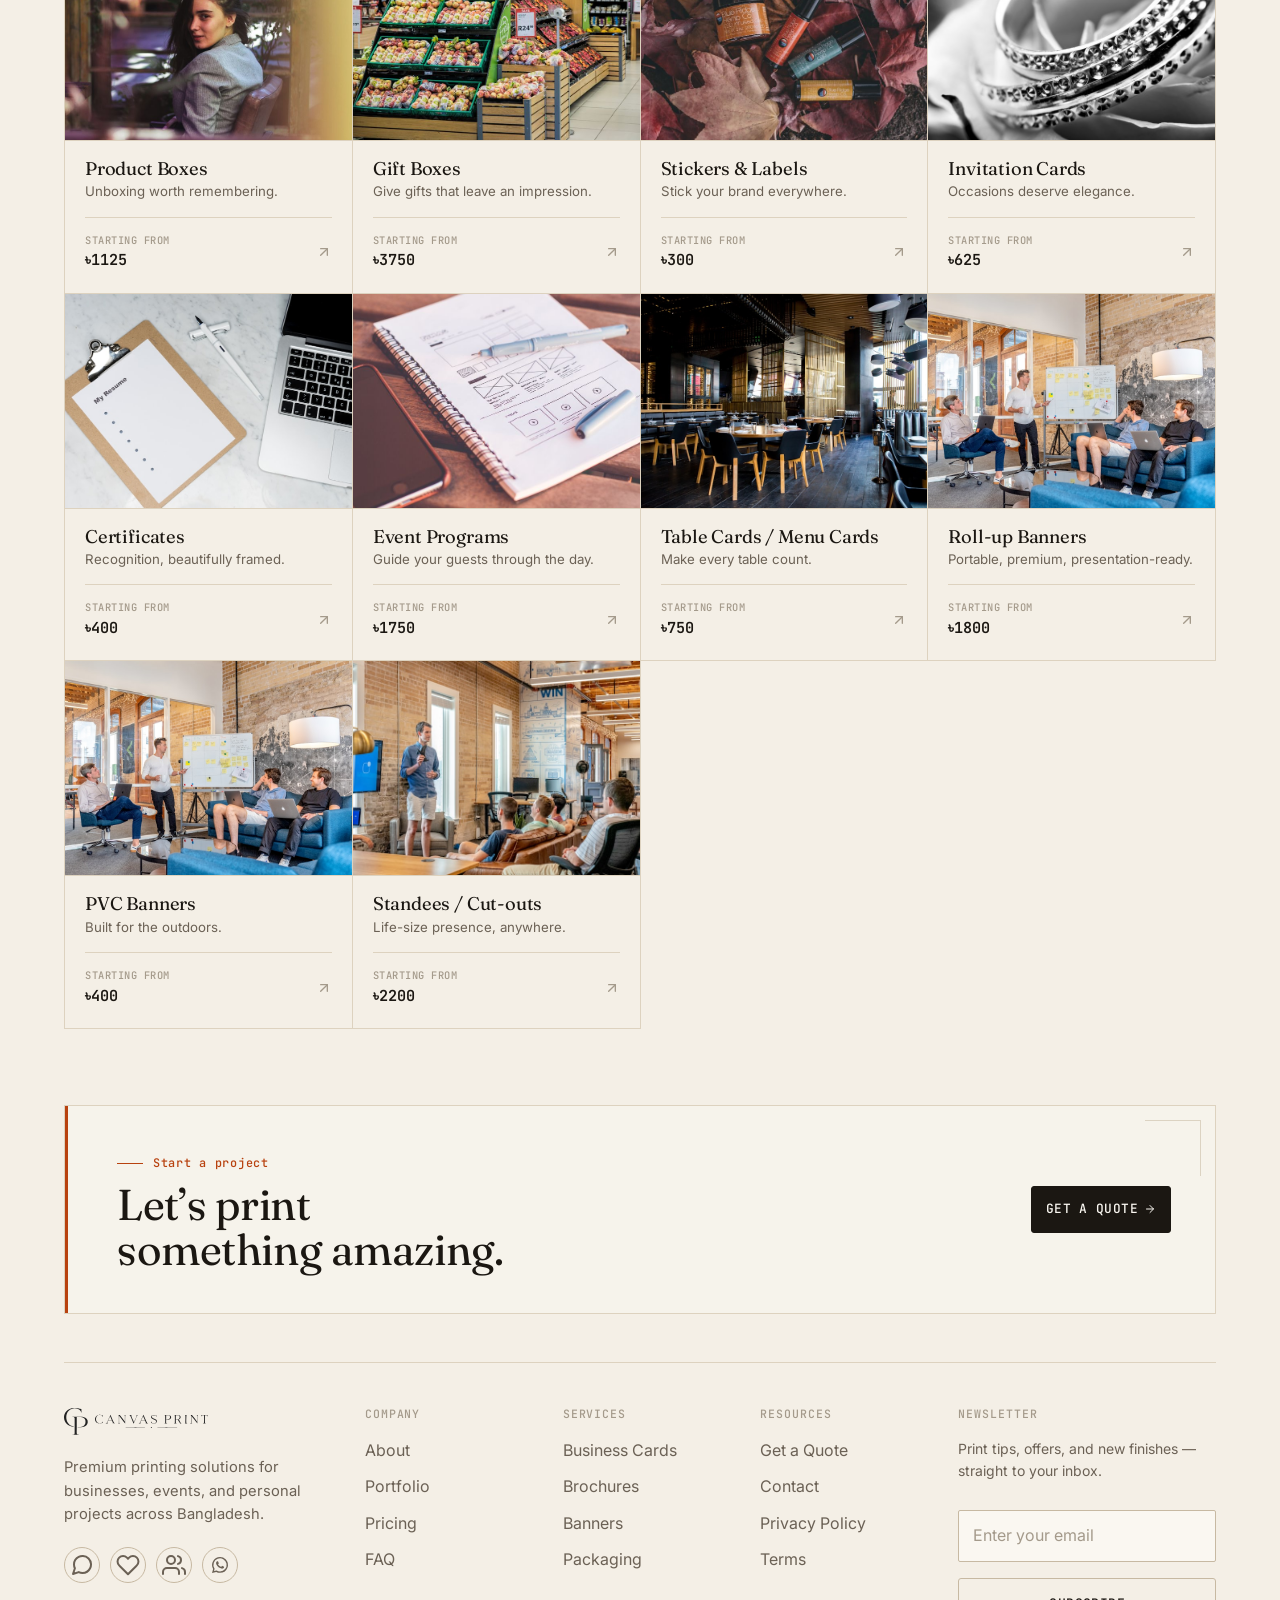
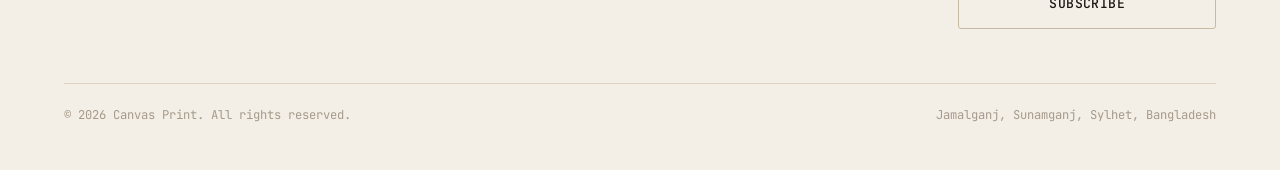
<file: shop.html>
<!DOCTYPE html>
<html lang="en" data-theme="light">
<head>
    <meta charset="UTF-8">
    <meta name="viewport" content="width=device-width, initial-scale=1.0">
    <title>Shop — Canvas Print</title>
    <meta name="description" content="Browse our full range of premium print products. Choose your quantity, select your options, and order online with cash on delivery.">
    <link rel="canonical" href="https://canvasprintbd.com/shop.html">
    <link rel="icon" href="/assets/img/favicon.svg" type="image/svg+xml">
    <meta name="theme-color" content="#1b1712">
    <script>(function(){try{var t=localStorage.getItem('theme');if(!t){t=matchMedia('(prefers-color-scheme: dark)').matches?'dark':'light';}document.documentElement.setAttribute('data-theme',t);}catch(e){}})();</script>
    <link rel="preconnect" href="https://fonts.googleapis.com">
    <link rel="preconnect" href="https://fonts.gstatic.com" crossorigin>
    <link href="https://fonts.googleapis.com/css2?family=Fraunces:ital,opsz,wght@0,9..144,400;0,9..144,500;0,9..144,600;1,9..144,500;1,9..144,600&family=Inter:wght@400;500;600;700&family=JetBrains+Mono:wght@500;600;700&display=swap" rel="stylesheet">
    <link rel="stylesheet" href="/assets/css/styles.css">
    <link rel="stylesheet" href="/assets/css/components.css">
    <link rel="stylesheet" href="/assets/css/utilities.css">
</head>
<body>
<a href="#main" class="sr-only">Skip to content</a>
<div data-include="/partials/header.html"></div>

<main id="main">
    <section class="page-header">
        <div class="container">
            <div class="reveal">
                <h1 class="h1 text-balance" data-i18n="shop.pageTitle"></h1>
                <p class="lede" data-i18n="shop.pageDesc"></p>
            </div>
        </div>
    </section>

    <section class="section--tight">
        <div class="container">
            <div class="shop-toolbar">
                <div class="shop-search">
                    <span class="s-ico" aria-hidden="true"><span data-icon="search"></span></span>
                    <input id="shopSearch" type="search" placeholder="" data-i18n-attr="common.searchProducts:placeholder" aria-label="Search products">
                </div>
                <div class="shop-cats" id="shopCats" role="group" aria-label="Filter by category"></div>
            </div>
            <div class="product-grid" id="shopGrid" aria-live="polite"></div>
        </div>
    </section>
</main>

<div data-include="/partials/footer.html"></div>
<a href="#" class="wa-float" data-wa aria-label="Chat on WhatsApp"><span data-icon="whatsapp"></span></a>

<script src="/assets/js/artwork.js"></script>
<script src="/assets/js/i18n.js"></script>
<script src="/assets/js/data.js"></script>
<script src="/assets/js/main.js"></script>
</body>
</html>
</file>
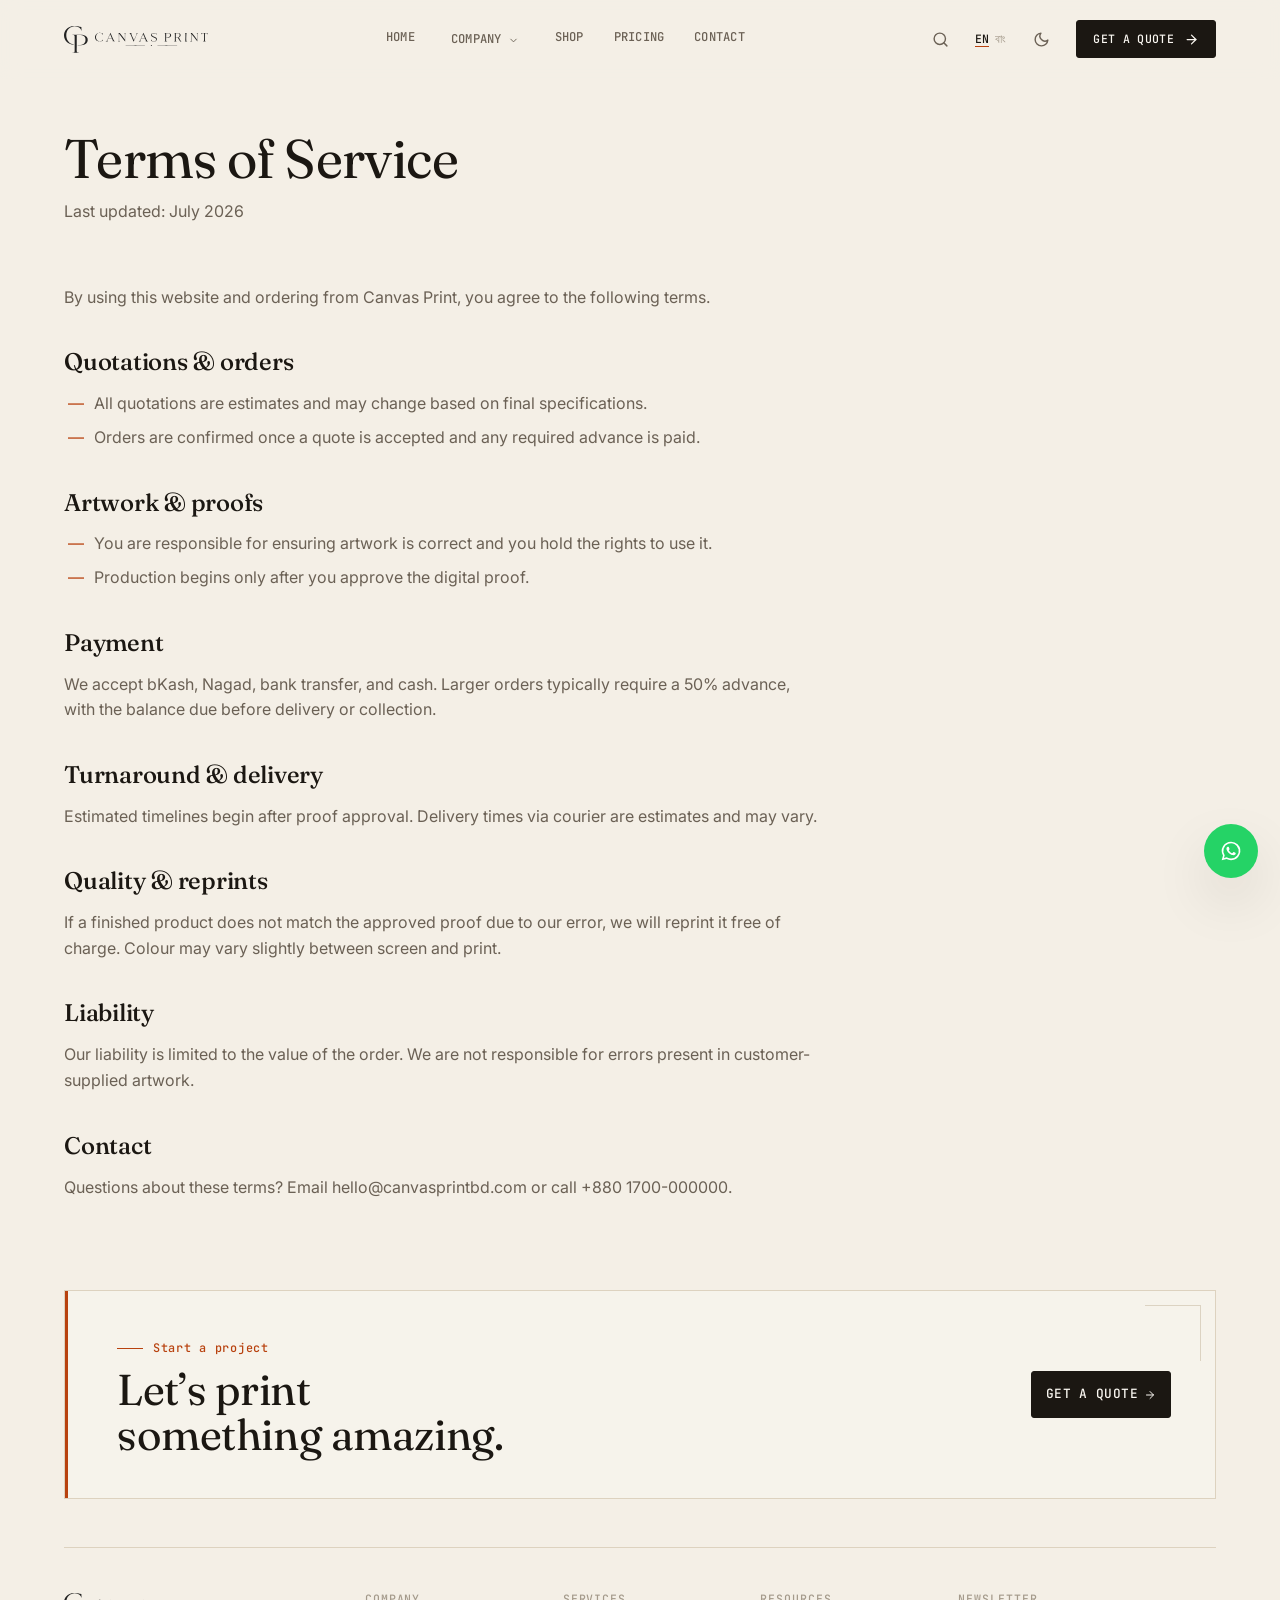
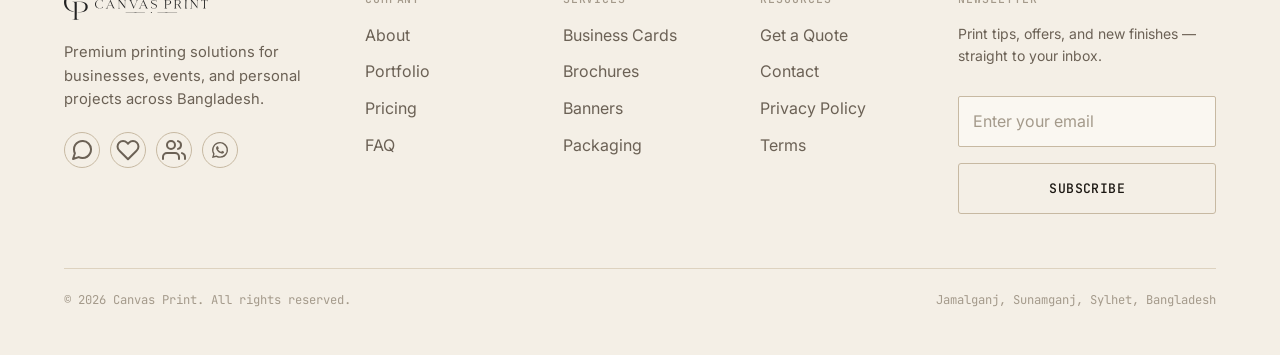
<file: terms.html>
<!DOCTYPE html>
<html lang="en" data-theme="light">
<head>
    <meta charset="UTF-8">
    <meta name="viewport" content="width=device-width, initial-scale=1.0">
    <title>Terms of Service — Canvas Print</title>
    <meta name="description" content="The terms governing the use of Canvas Print's website and printing services.">
    <link rel="canonical" href="https://canvasprintbd.com/terms.html">
    <meta name="robots" content="noindex">
    <link rel="icon" href="/assets/img/favicon.svg" type="image/svg+xml">
    <meta name="theme-color" content="#1b1712">
    <script>(function(){try{var t=localStorage.getItem('theme');if(!t){t=matchMedia('(prefers-color-scheme: dark)').matches?'dark':'light';}document.documentElement.setAttribute('data-theme',t);}catch(e){}})();</script>
    <link rel="preconnect" href="https://fonts.googleapis.com">
    <link rel="preconnect" href="https://fonts.gstatic.com" crossorigin>
    <link href="https://fonts.googleapis.com/css2?family=Fraunces:ital,opsz,wght@0,9..144,400;0,9..144,500;0,9..144,600;1,9..144,500;1,9..144,600&family=Inter:wght@400;500;600;700&family=JetBrains+Mono:wght@500;600;700&display=swap" rel="stylesheet">
    <link rel="stylesheet" href="/assets/css/styles.css">
    <link rel="stylesheet" href="/assets/css/components.css">
    <link rel="stylesheet" href="/assets/css/utilities.css">
</head>
<body>
<a href="#main" class="sr-only">Skip to content</a>
<div data-include="/partials/header.html"></div>

<main id="main">
    <section class="page-header">
        <div class="container">
            <div class="reveal">
                <h1 class="h1 text-balance" data-i18n="terms.pageTitle"></h1>
                <p class="muted mt-3" data-i18n="legal.updated"></p>
            </div>
        </div>
    </section>

    <section class="section--tight">
        <div class="container">
            <div class="legal-body reveal">
                <p>By using this website and ordering from Canvas Print, you agree to the following terms.</p>
                <h2>Quotations &amp; orders</h2>
                <ul>
                    <li>All quotations are estimates and may change based on final specifications.</li>
                    <li>Orders are confirmed once a quote is accepted and any required advance is paid.</li>
                </ul>
                <h2>Artwork &amp; proofs</h2>
                <ul>
                    <li>You are responsible for ensuring artwork is correct and you hold the rights to use it.</li>
                    <li>Production begins only after you approve the digital proof.</li>
                </ul>
                <h2>Payment</h2>
                <p>We accept bKash, Nagad, bank transfer, and cash. Larger orders typically require a 50% advance, with the balance due before delivery or collection.</p>
                <h2>Turnaround &amp; delivery</h2>
                <p>Estimated timelines begin after proof approval. Delivery times via courier are estimates and may vary.</p>
                <h2>Quality &amp; reprints</h2>
                <p>If a finished product does not match the approved proof due to our error, we will reprint it free of charge. Colour may vary slightly between screen and print.</p>
                <h2>Liability</h2>
                <p>Our liability is limited to the value of the order. We are not responsible for errors present in customer-supplied artwork.</p>
                <h2>Contact</h2>
                <p>Questions about these terms? Email hello@canvasprintbd.com or call +880 1700-000000.</p>
            </div>
        </div>
    </section>
</main>

<div data-include="/partials/footer.html"></div>
<script src="/assets/js/i18n.js" defer></script>
<script src="/assets/js/data.js" defer></script>
<script src="/assets/js/artwork.js" defer></script>
<script src="/assets/js/main.js" defer></script>
</body>
</html>
</file>
<file: assets/css/styles.css>
/* ============================================================ *\
   Canvas Print — design system (tokens + base styles)

   Load order: styles.css → components.css → utilities.css

   CONTENTS
   ────────────────────────────────────────────────────────────────
   1.  Design tokens      :root variables, light/dark themes
   2.  Reset              Box model, body defaults
   3.  Layout             Container, sections, grids
   4.  Typography         Headings, lede, labels
   5.  Surfaces           Panels, cards
   6.  Buttons & chips    Primary/secondary CTAs, filters
   7.  Section head       Shared heading block
   8.  Motion             Reveal animation, keyframes
   9.  Helpers            sr-only, idx-num, legacy spacing
\* ============================================================ */

/* ===================================================================
   1. DESIGN TOKENS
   =================================================================== */

:root {
  --font-display: "Fraunces", "Iowan Old Style", ui-serif, Georgia, serif;
  --font-body: "Inter", system-ui, -apple-system, "Segoe UI", sans-serif;
  --font-mono: "JetBrains Mono", "SF Mono", ui-monospace, Menlo, monospace;

  /* Brand accents (shared across themes) */
  --tomato: #b8420f;
  --tomato-soft: #f4dcc9;
  --lime: #faf6ef;
  --forest: #17140f;
  --blue: #2a5c9a;
  --blue-soft: #dbe6f1;
  --pink: #9d174d;

  /* Light theme — warm paper */
  --bg: #f4efe6;
  --panel: #faf7f1;
  --panel-2: #ece5d8;
  --ink: #1b1712;
  --ink-2: #6b6155;
  --ink-3: #a49a8b;
  --border: #ddd2bf;
  --border-strong: #c7b9a2;
  --btn: #1b1712;
  --btn-ink: #faf7f1;
  --ring: rgba(27, 23, 18, 0.14);
  --shadow-sm: none;
  --shadow-md: none;
  --shadow-lg: none;

  --radius-xl: 6px;
  --radius-lg: 4px;
  --radius-md: 3px;
  --radius-sm: 2px;
  --radius-pill: 999px;

  --container: 1240px;
  --gutter: clamp(18px, 4vw, 44px);
  --section-y: clamp(32px, 4vw, 52px);

  /* Spacing scale — consumed by utilities.css (mt-4, p-7, etc.) */
  --space-0: 0px;
  --space-1: 4px;
  --space-2: 8px;
  --space-3: 12px;
  --space-4: 16px;
  --space-5: 20px;
  --space-6: 24px;
  --space-7: 32px;
  --space-8: 40px;
  --space-9: 48px;
  --space-10: 64px;

  /* Motion */
  --ease: cubic-bezier(0.16, 1, 0.3, 1);
  --ease-spring: cubic-bezier(0.34, 1.56, 0.64, 1);
  --ease-out: cubic-bezier(0.22, 1, 0.36, 1);
  --dur-fast: 0.18s;
  --dur-base: 0.32s;
  --dur-slow: 0.5s;
}

[data-theme="light"] {
  --shadow-xs: 0 1px 0 rgba(27, 23, 18, 0.06);
  --shadow-sm: 0 2px 10px rgba(27, 23, 18, 0.05);
  --shadow-md: 0 10px 28px rgba(27, 23, 18, 0.07);
  --shadow-lg: 0 24px 56px rgba(27, 23, 18, 0.1);
  --shadow-inset: inset 0 1px 0 rgba(255, 255, 255, 0.5);
}

[data-theme="dark"] {
  --bg: #14120e;
  --panel: #1c1a15;
  --panel-2: #26221b;
  --forest: #2c2820;
  --ink: #f2ece1;
  --ink-2: #a89d8b;
  --ink-3: #746b5c;
  --border: #322d24;
  --border-strong: #453f32;
  --btn: #f2ece1;
  --btn-ink: #17140f;
  --ring: rgba(242, 236, 225, 0.16);
  --tomato: #d9662c;
  --tomato-soft: #3a2617;
  --lime: #1c1a15;
  --shadow-xs: 0 1px 0 rgba(0, 0, 0, 0.4);
  --shadow-sm: 0 2px 14px rgba(0, 0, 0, 0.4);
  --shadow-md: 0 12px 34px rgba(0, 0, 0, 0.45);
  --shadow-lg: 0 28px 64px rgba(0, 0, 0, 0.5);
  --shadow-inset: inset 0 1px 0 rgba(255, 255, 255, 0.04);
}

/* ===================================================================
   2. RESET
   =================================================================== */

*,
*::before,
*::after {
  box-sizing: border-box;
}

* {
  margin: 0;
}

html {
  scroll-behavior: smooth;
  -webkit-text-size-adjust: 100%;
}

body {
  font-family: var(--font-body);
  background: var(--bg);
  color: var(--ink);
  line-height: 1.6;
  font-size: 16px;
  -webkit-font-smoothing: antialiased;
  text-rendering: optimizeLegibility;
  transition:
    background-color 0.4s var(--ease),
    color 0.4s var(--ease);
}

img,
svg,
video {
  display: block;
  max-width: 100%;
}
a {
  color: inherit;
  text-decoration: none;
}
button {
  font: inherit;
  cursor: pointer;
  border: none;
  background: none;
  color: inherit;
  touch-action: manipulation;
}
input,
textarea,
select {
  font: inherit;
  color: inherit;
}
ul {
  list-style: none;
  padding: 0;
}

:focus-visible {
  outline: 2px solid var(--tomato);
  outline-offset: 3px;
  border-radius: 2px;
  transition: outline-offset 0.15s var(--ease);
}

::selection {
  background: var(--forest);
  color: var(--lime);
}

@media (hover: hover) {
  a,
  button,
  .card,
  .chip,
  .shop-cat,
  .variant-pill,
  .option-pill {
    cursor: pointer;
  }
}

/* ===================================================================
   3. LAYOUT
   =================================================================== */

.container {
  width: 100%;
  max-width: var(--container);
  margin-inline: auto;
  padding-inline: var(--gutter);
}

.section {
  padding-block: var(--section-y);
}
.section--tight {
  padding-block: clamp(16px, 2.5vw, 28px);
}

.stack > * + * {
  margin-top: 1rem;
}

.grid {
  display: grid;
  gap: clamp(14px, 2vw, 22px);
}
@media (min-width: 640px) {
  .grid-2 {
    grid-template-columns: repeat(2, 1fr);
  }
}
@media (min-width: 900px) {
  .grid-3 {
    grid-template-columns: repeat(3, 1fr);
  }
  .grid-4 {
    grid-template-columns: repeat(4, 1fr);
  }
}
@media (max-width: 899px) {
  .grid-4 {
    grid-template-columns: repeat(2, 1fr);
  }
}

/* ===================================================================
   4. TYPOGRAPHY
   =================================================================== */

.display {
  font-family: var(--font-display);
  font-weight: 500;
  line-height: 0.98;
  letter-spacing: -0.01em;
  text-transform: none;
}

h1,
h2,
h3,
h4 {
  font-family: var(--font-display);
  font-weight: 500;
  line-height: 1.04;
  letter-spacing: -0.01em;
}

.h-hero {
  font-size: clamp(2.6rem, 7.4vw, 5.4rem);
  font-weight: 400;
}
.h1 {
  font-size: clamp(2.2rem, 4.8vw, 3.4rem);
  font-weight: 400;
}
.h2 {
  font-size: clamp(1.9rem, 3.8vw, 2.7rem);
  font-weight: 400;
}
.h3 {
  font-size: clamp(1.3rem, 2.4vw, 1.7rem);
  font-weight: 500;
}

.lede {
  font-size: clamp(1rem, 1.4vw, 1.15rem);
  color: var(--ink-2);
  line-height: 1.6;
}
.muted {
  color: var(--ink-2);
}
.text-balance {
  text-wrap: balance;
}

.eyebrow {
  display: inline-flex;
  align-items: center;
  gap: 10px;
  font-family: var(--font-mono);
  font-size: 0.74rem;
  font-weight: 500;
  letter-spacing: 0.06em;
  color: var(--tomato);
}
.eyebrow::before {
  content: "";
  width: 26px;
  height: 1px;
  background: var(--tomato);
}
.eyebrow .idx {
  color: var(--ink-3);
}

.highlight {
  font-family: var(--font-display);
  font-style: italic;
  font-weight: 400;
  color: var(--tomato);
}

.tagline {
  font-family: var(--font-display);
  font-style: italic;
  font-size: 1.05rem;
  color: var(--ink-2);
}

/* ===================================================================
   5. SURFACES
   =================================================================== */

.panel {
  background: var(--panel);
  border-radius: var(--radius-xl);
  box-shadow: none;
  border: 1px solid var(--border);
}
.panel--flat {
  box-shadow: none;
}
.panel-pad {
  padding: clamp(24px, 4vw, 56px);
}

.card {
  background: var(--panel);
  border: 1px solid var(--border);
  border-radius: var(--radius-lg);
  box-shadow: none;
  transition:
    border-color var(--dur-base) var(--ease),
    background-color var(--dur-base) var(--ease);
}
.card:hover {
  border-color: var(--border-strong);
  background: var(--panel-2);
}

/* ===================================================================
   6. BUTTONS & CHIPS
   =================================================================== */

.btn {
  display: inline-flex;
  align-items: center;
  justify-content: center;
  gap: 10px;
  padding: 14px 26px;
  border-radius: var(--radius-md);
  font-family: var(--font-mono);
  font-weight: 500;
  font-size: 0.82rem;
  letter-spacing: 0.03em;
  text-transform: uppercase;
  transition:
    transform var(--dur-fast) var(--ease-spring),
    background-color var(--dur-fast) var(--ease),
    color var(--dur-fast) var(--ease),
    border-color var(--dur-fast) var(--ease);
  border: 1px solid transparent;
  white-space: nowrap;
  position: relative;
}
.btn:active {
  transform: scale(0.97);
}
.btn .icon {
  width: 15px;
  height: 15px;
  transition: transform var(--dur-base) var(--ease);
}

.btn-primary {
  background: var(--btn);
  color: var(--btn-ink);
  border-color: var(--btn);
}
.btn-primary:hover {
  background: var(--tomato);
  border-color: var(--tomato);
  color: #fff;
}
.btn-primary:hover .icon {
  transform: translateX(2px);
}

.btn-secondary {
  background: transparent;
  color: var(--ink);
  border-color: var(--border-strong);
}
.btn-secondary:hover {
  border-color: var(--ink);
}

.btn-accent {
  background: var(--tomato);
  color: #ffffff;
  border-color: var(--tomato);
}
.btn-accent:hover {
  opacity: 0.88;
}

.btn-ghost {
  color: var(--ink);
  padding-inline: 4px;
  text-transform: none;
  font-family: var(--font-body);
  font-size: 0.95rem;
  letter-spacing: normal;
}
.btn-ghost:hover {
  color: var(--tomato);
}

.btn-sm {
  padding: 9px 16px;
  font-size: 0.72rem;
}
.btn-lg {
  padding: 17px 32px;
  font-size: 0.86rem;
}
.btn-block {
  width: 100%;
}

.link-arrow {
  display: inline-flex;
  align-items: center;
  gap: 6px;
  font-weight: 600;
  color: var(--ink);
}
.link-arrow .icon {
  width: 18px;
  height: 18px;
  transition: transform var(--dur-base) var(--ease);
}
.link-arrow:hover {
  color: var(--tomato);
}
.link-arrow:hover .icon {
  transform: translate(3px, -3px);
}

/* Badge pill (hero, labels) */
.badge {
  display: inline-flex;
  align-items: center;
  gap: 9px;
  padding: 7px 14px 7px 10px;
  border-radius: var(--radius-pill);
  background: transparent;
  border: 1px solid var(--border-strong);
  font-family: var(--font-mono);
  font-size: 0.72rem;
  letter-spacing: 0.02em;
  font-weight: 500;
  color: var(--ink-2);
}
.badge .dot {
  width: 6px;
  height: 6px;
  border-radius: 50%;
  background: var(--tomato);
}

/* Filter / category chip */
.chip {
  padding: 9px 18px;
  border-radius: var(--radius-pill);
  border: 1px solid var(--border-strong);
  background: transparent;
  font-family: var(--font-mono);
  font-size: 0.76rem;
  font-weight: 500;
  color: var(--ink-2);
  transition:
    color var(--dur-fast) var(--ease),
    border-color var(--dur-fast) var(--ease),
    background-color var(--dur-fast) var(--ease);
}
.chip:hover {
  color: var(--ink);
  border-color: var(--ink);
}
.chip:active {
  transform: scale(0.96);
}
.chip.is-active {
  background: var(--ink);
  color: var(--bg);
  border-color: var(--ink);
}

/* ===================================================================
   7. SECTION HEAD
   =================================================================== */

.section-head {
  display: flex;
  align-items: center;
  justify-content: space-between;
  gap: 16px 24px;
  flex-wrap: wrap;
  margin-bottom: clamp(24px, 3vw, 40px);
}
.section-head h2,
.section-head .h2 {
  margin: 0;
  flex: 1 1 auto;
  min-width: min(100%, 16rem);
}
.section-head-cta {
  flex-shrink: 0;
  padding: 12px 14px;
  font-size: 0.8rem;
  gap: 6px;
}
.section-head-cta .icon {
  width: 12px;
  height: 12px;
}
.section-head .eyebrow {
  margin-bottom: 18px;
}
.section-head .lede {
  margin-top: 14px;
}

/* ===================================================================
   8. MOTION
   =================================================================== */

.reveal {
  opacity: 0;
  transform: translateY(14px);
  transition:
    opacity var(--dur-slow) var(--ease),
    transform var(--dur-slow) var(--ease);
}
.reveal.is-visible {
  opacity: 1;
  transform: none;
}
.reveal[data-delay="1"] {
  transition-delay: 0.06s;
}
.reveal[data-delay="2"] {
  transition-delay: 0.12s;
}
.reveal[data-delay="3"] {
  transition-delay: 0.18s;
}
.reveal[data-delay="4"] {
  transition-delay: 0.24s;
}
.reveal[data-delay="5"] {
  transition-delay: 0.3s;
}

/* Star rating (reviews) */
.stars {
  display: inline-flex;
  gap: 2px;
  color: var(--tomato);
}
.star-icon {
  width: 16px;
  height: 16px;
}

/* Hover / tap micro-interactions */
.hover-zoom {
  overflow: hidden;
}
.hover-zoom img,
.hover-zoom svg {
  transition: transform var(--dur-slow) var(--ease);
}
.hover-zoom:hover img,
.hover-zoom:hover svg {
  transform: scale(1.05);
}

.tap-scale {
  transition: transform var(--dur-fast) var(--ease-spring);
}
.tap-scale:active {
  transform: scale(0.96);
}

@keyframes pop-in {
  from {
    opacity: 0;
    transform: scale(0.9);
  }
  to {
    opacity: 1;
    transform: none;
  }
}
@keyframes shake {
  10%,
  90% {
    transform: translateX(-1px);
  }
  20%,
  80% {
    transform: translateX(2px);
  }
  30%,
  50%,
  70% {
    transform: translateX(-4px);
  }
  40%,
  60% {
    transform: translateX(4px);
  }
}
.shake-once {
  animation: shake 0.4s var(--ease);
}

@media (prefers-reduced-motion: reduce) {
  .reveal {
    opacity: 1 !important;
    transform: none !important;
  }
  html {
    scroll-behavior: auto;
  }
  * {
    transition-duration: 0.01ms !important;
    animation-duration: 0.01ms !important;
  }
}

/* ===================================================================
   9. HELPERS
   Spacing / flex utilities live in utilities.css
   =================================================================== */

.sr-only {
  position: absolute;
  width: 1px;
  height: 1px;
  padding: 0;
  margin: -1px;
  overflow: hidden;
  clip: rect(0, 0, 0, 0);
  white-space: nowrap;
  border: 0;
}

/* Legacy section spacing — prefer mt-7 / mt-8 in utilities.css */
.mt-lg {
  margin-top: clamp(28px, 4vw, 48px);
}

.full-bleed-art {
  aspect-ratio: 10 / 9;
  width: 100%;
  border-radius: inherit;
  object-fit: cover;
}

/* Numbered section label (N°01, Fig. 01, etc.) */
.idx-num {
  font-family: var(--font-mono);
  font-size: 0.76rem;
  color: var(--ink-3);
  font-weight: 500;
}
</file>
<file: assets/css/components.css>
/* ============================================================ *\
   Canvas Print — component styles

   Built on design tokens from styles.css.
   One-off spacing / color tweaks → utilities.css

   CONTENTS
   ────────────────────────────────────────────────────────────────
   1.  Navigation       Header, dropdown, mobile drawer
   2.  Search            Global search overlay
   3.  Hero              Homepage hero block
   4.  Stats & trusted   Counter row, client logo strip
   5.  Services          List rows + full-width blocks
   6.  Why & process     Value props, step list
   7.  Testimonials      Review carousel
   8.  FAQ               Accordion + two-column layout
   9.  CTA band          Inline call-to-action panel
   10. Page header       Inner-page title area
   11. Portfolio         Masonry grid + lightbox
   12. Pricing           Cards + comparison table
   13. Forms             Fields, multi-step, alerts
   14. Contact           Info list + map stub
   15. Legal & 404       Content pages, not-found
   16. Footer            Site footer + WhatsApp float
   17. Shop              Product grid + filters
   18. Product detail    PDP layout, variants, sticky bar
\* ============================================================ */

/* ===================================================================
   1. NAVIGATION
   =================================================================== */

/* Site header */
.site-header {
  position: sticky;
  top: 0;
  z-index: 60;
  background: color-mix(in srgb, var(--bg) 92%, transparent);
  backdrop-filter: blur(10px);
  -webkit-backdrop-filter: blur(10px);
  border-bottom: 1px solid transparent;
  transition: border-color var(--dur-base) var(--ease);
}
.site-header.scrolled {
  border-color: var(--border);
}
.nav-shell {
  display: flex;
  align-items: center;
  justify-content: space-between;
  gap: 20px;
  padding: 20px 0;
  transition: padding var(--dur-base) var(--ease);
}
.site-header.scrolled .nav-shell {
  padding: 15px 0;
}

.brand {
  display: inline-flex;
  align-items: baseline;
  gap: 2px;
  transition: opacity var(--dur-fast) var(--ease);
}
.brand:hover {
  opacity: 0.72;
}
.brand-mark {
  width: 34px;
  height: 34px;
  border-radius: 50%;
  background: var(--forest);
  color: var(--lime);
  display: grid;
  place-items: center;
  font-size: 1.1rem;
  flex-shrink: 0;
}
.brand-mark svg {
  width: 20px;
  height: 20px;
}
.brand-logo {
  height: clamp(22px, 3vw, 27px);
  width: auto;
  display: block;
}
[data-theme="dark"] .brand-logo {
  filter: brightness(0) invert(1);
}

.nav-links {
  display: none;
  align-items: center;
  gap: 30px;
}
@media (min-width: 980px) {
  .nav-links {
    display: flex;
  }
}
.nav-links a {
  font-family: var(--font-mono);
  font-size: 0.76rem;
  letter-spacing: 0.02em;
  text-transform: uppercase;
  font-weight: 500;
  color: var(--ink-2);
  transition: color var(--dur-fast) var(--ease);
  position: relative;
  padding-bottom: 3px;
}
.nav-links a::after {
  content: "";
  position: absolute;
  left: 0;
  right: 100%;
  bottom: 0;
  height: 1px;
  background: var(--tomato);
  transition: right var(--dur-base) var(--ease);
}
.nav-links a:hover {
  color: var(--ink);
}
.nav-links a:hover::after,
.nav-links a.is-active::after {
  right: 0;
}
.nav-links a.is-active {
  color: var(--ink);
}

.nav-dropdown {
  position: relative;
}
.nav-dropdown-trigger {
  display: inline-flex;
  align-items: center;
  gap: 6px;
  font-family: var(--font-mono);
  font-size: 0.76rem;
  letter-spacing: 0.02em;
  text-transform: uppercase;
  font-weight: 500;
  color: var(--ink-2);
  padding-bottom: 3px;
  transition: color var(--dur-fast) var(--ease);
}
.nav-dropdown-trigger .icon {
  width: 11px;
  height: 11px;
  transition: transform var(--dur-base) var(--ease);
}
.nav-dropdown-trigger:hover,
.nav-dropdown.is-active .nav-dropdown-trigger {
  color: var(--ink);
}
.nav-dropdown.open .nav-dropdown-trigger .icon {
  transform: rotate(180deg);
}
.nav-dropdown-panel {
  position: absolute;
  top: calc(100% + 18px);
  left: 50%;
  transform: translateX(-50%) translateY(-6px);
  min-width: 190px;
  background: var(--bg);
  border: 1px solid var(--border);
  box-shadow: var(--shadow-md);
  opacity: 0;
  visibility: hidden;
  pointer-events: none;
  transition:
    opacity var(--dur-fast) var(--ease),
    transform var(--dur-fast) var(--ease),
    visibility var(--dur-fast);
  z-index: 70;
}
.nav-dropdown.open .nav-dropdown-panel {
  opacity: 1;
  visibility: visible;
  pointer-events: auto;
  transform: translateX(-50%) translateY(0);
}
.nav-dropdown-panel a {
  display: block;
  padding: 12px 18px;
  font-family: var(--font-display);
  font-size: 0.96rem;
  color: var(--ink);
  border-bottom: 1px solid var(--border);
  transition:
    background-color var(--dur-fast) var(--ease),
    padding-left var(--dur-fast) var(--ease);
}
.nav-dropdown-panel a:last-child {
  border-bottom: none;
}
.nav-dropdown-panel a:hover,
.nav-dropdown-panel a.is-active {
  background: var(--panel-2);
  padding-left: 24px;
}

.nav-actions {
  display: flex;
  align-items: center;
  gap: 18px;
}

.icon-btn {
  width: 34px;
  height: 34px;
  border-radius: 50%;
  display: grid;
  place-items: center;
  background: transparent;
  border: 1px solid transparent;
  color: var(--ink-2);
  transition:
    color var(--dur-fast) var(--ease),
    border-color var(--dur-fast) var(--ease);
}
.icon-btn:hover {
  color: var(--ink);
  border-color: var(--border-strong);
}
.icon-btn:active {
  transform: scale(0.92);
}
.icon-btn .icon {
  width: 17px;
  height: 17px;
  transition: transform var(--dur-base) var(--ease-spring);
}

.lang-toggle {
  display: inline-flex;
  align-items: center;
  gap: 6px;
  font-family: var(--font-mono);
  font-size: 0.72rem;
  font-weight: 500;
  color: var(--ink-3);
}
.lang-toggle button {
  padding: 2px 0;
  color: inherit;
  line-height: 1;
  transition: color var(--dur-fast) var(--ease);
  border-bottom: 1px solid transparent;
}
.lang-toggle button.is-active {
  color: var(--ink);
  border-color: var(--tomato);
}

.theme-toggle .icon-sun {
  display: none;
}
[data-theme="dark"] .theme-toggle .icon-sun {
  display: block;
}
[data-theme="dark"] .theme-toggle .icon-moon {
  display: none;
}
.theme-toggle:active .icon {
  transform: rotate(25deg);
}

.nav-cta {
  display: none;
}
@media (min-width: 620px) {
  .nav-cta {
    display: inline-flex;
  }
}

.menu-btn {
  display: grid;
}
@media (min-width: 980px) {
  .menu-btn {
    display: none;
  }
}

/* Mobile menu drawer */
.mobile-menu {
  position: fixed;
  inset: 0;
  z-index: 80;
  background: var(--bg);
  padding: 18px var(--gutter) 40px;
  display: flex;
  flex-direction: column;
  transform: translateY(-100%);
  opacity: 0;
  transition:
    transform var(--dur-slow) var(--ease),
    opacity var(--dur-slow) var(--ease);
  overflow-y: auto;
}
.mobile-menu.open {
  transform: none;
  opacity: 1;
}
.mobile-menu-head {
  display: flex;
  align-items: center;
  justify-content: space-between;
  margin-bottom: 24px;
}
.mobile-links {
  display: flex;
  flex-direction: column;
  gap: 4px;
  margin-top: 12px;
}
.mobile-links a {
  font-family: var(--font-display);
  font-weight: 400;
  font-style: italic;
  font-size: 2.1rem;
  padding: 12px 0;
  border-bottom: 1px solid var(--border);
  color: var(--ink);
  transition:
    color var(--dur-fast) var(--ease),
    padding-left var(--dur-fast) var(--ease);
}
.mobile-links a:hover {
  color: var(--tomato);
  padding-left: 8px;
}
.mobile-foot {
  margin-top: auto;
  padding-top: 28px;
  display: flex;
  flex-direction: column;
  gap: 14px;
}

/* ===================================================================
   2. SEARCH OVERLAY
   =================================================================== */

.search-overlay {
  position: fixed;
  inset: 0;
  z-index: 95;
  background: color-mix(in srgb, var(--bg) 96%, transparent);
  backdrop-filter: blur(8px);
  -webkit-backdrop-filter: blur(8px);
  display: flex;
  align-items: flex-start;
  justify-content: center;
  padding: min(14vh, 120px) var(--gutter) 40px;
  opacity: 0;
  visibility: hidden;
  transition:
    opacity var(--dur-base) var(--ease),
    visibility var(--dur-base);
}
.search-overlay.open {
  opacity: 1;
  visibility: visible;
}
.search-panel {
  width: 100%;
  max-width: 620px;
  background: var(--bg);
  border: 1px solid var(--border);
  box-shadow: var(--shadow-lg);
  max-height: 74vh;
  display: flex;
  flex-direction: column;
}
.search-panel-head {
  display: flex;
  align-items: center;
  gap: 14px;
  padding: 8px 8px 8px 20px;
  border-bottom: 1px solid var(--border);
  flex-shrink: 0;
}
.search-panel-icon {
  width: 18px;
  height: 18px;
  color: var(--ink-3);
  flex-shrink: 0;
}
.search-panel-icon svg {
  width: 100%;
  height: 100%;
}
.search-input {
  flex: 1;
  border: none;
  background: transparent;
  outline: none;
  font-family: var(--font-display);
  font-size: 1.25rem;
  color: var(--ink);
  padding: 14px 0;
}
.search-input::placeholder {
  color: var(--ink-3);
  font-family: var(--font-body);
  font-size: 1rem;
}
.search-results {
  overflow-y: auto;
}
.search-result {
  display: flex;
  align-items: center;
  justify-content: space-between;
  gap: 16px;
  padding: 15px 20px;
  border-bottom: 1px solid var(--border);
  color: var(--ink);
  transition: background-color var(--dur-fast) var(--ease);
}
.search-result:last-child {
  border-bottom: none;
}
.search-result:hover {
  background: var(--panel-2);
}
.search-result .sr-info {
  display: flex;
  flex-direction: column;
  gap: 3px;
  min-width: 0;
}
.search-result .sr-title {
  font-family: var(--font-display);
  font-size: 1.02rem;
}
.search-result .sr-sub {
  font-size: 0.85rem;
  color: var(--ink-3);
  overflow: hidden;
  text-overflow: ellipsis;
  white-space: nowrap;
}
.search-result .sr-type {
  font-family: var(--font-mono);
  font-size: 0.64rem;
  letter-spacing: 0.05em;
  text-transform: uppercase;
  color: var(--ink-3);
  border: 1px solid var(--border-strong);
  padding: 4px 9px;
  flex-shrink: 0;
}
.search-empty {
  padding: 44px 20px;
  text-align: center;
  font-family: var(--font-mono);
  font-size: 0.82rem;
  color: var(--ink-3);
}

/* ===================================================================
   3. HERO
   =================================================================== */

.hero {
  padding-top: clamp(40px, 5.5vw, 72px);
  padding-bottom: clamp(32px, 4vw, 52px);
}
.hero .badge {
  margin-bottom: clamp(20px, 2.5vw, 28px);
}
.hero-grid {
  display: grid;
  gap: clamp(24px, 4vw, 48px);
  align-items: start;
}
@media (min-width: 900px) {
  .hero-grid {
    grid-template-columns: 1.45fr minmax(260px, 0.95fr);
    gap: clamp(48px, 7vw, 96px);
    align-items: start;
  }
}

.hero-title {
  margin: 0;
}
.hero-title em.highlight {
  display: inline-block;
}
.hero-side {
  padding-bottom: clamp(4px, 1vw, 10px);
  min-width: 0;
}
@media (min-width: 900px) {
  .hero-side {
    justify-self: end;
    width: 100%;
    max-width: 380px;
    padding-bottom: clamp(6px, 1vw, 14px);
  }
}
.hero-side .lede {
  max-width: 380px;
}
@media (min-width: 900px) {
  .hero-side .lede {
    max-width: none;
    line-height: 1.65;
  }
}
.hero-cta {
  display: flex;
  flex-wrap: wrap;
  gap: 10px;
  margin-top: clamp(20px, 2.5vw, 28px);
}
@media (min-width: 900px) {
  .hero-cta {
    flex-direction: row;
    align-items: flex-start;
    gap: 12px;
  }
}
.hero-trust {
  display: flex;
  align-items: center;
  gap: 14px;
  color: var(--ink-2);
  font-size: 0.86rem;
}
.avatar-row {
  display: flex;
}
.avatar-row span {
  width: 32px;
  height: 32px;
  border-radius: var(--radius-sm);
  border: 2px solid var(--bg);
  margin-left: -8px;
  display: grid;
  place-items: center;
  font-size: 0.72rem;
  font-weight: 600;
  color: #fff;
  font-family: var(--font-mono);
  transition: transform var(--dur-fast) var(--ease-spring);
}
.avatar-row span:first-child {
  margin-left: 0;
}
.avatar-row:hover span:hover {
  transform: translateY(-4px);
}

.hero-visual {
  position: relative;
  margin-top: clamp(36px, 5vw, 60px);
  border: 1px solid var(--border);
}
.hero-img {
  width: 100%;
  aspect-ratio: 21 / 9;
  max-height: clamp(320px, 34vw, 480px);
  object-fit: cover;
  display: block;
  filter: grayscale(0.12);
  transition:
    transform var(--dur-slow) var(--ease),
    filter var(--dur-slow) var(--ease);
}
.hero-visual:hover .hero-img {
  transform: scale(1.01);
  filter: grayscale(0);
}
.hero-visual-cap {
  display: flex;
  align-items: center;
  justify-content: space-between;
  gap: 16px;
  flex-wrap: wrap;
  padding: 14px 18px;
  border-top: 1px solid var(--border);
}
.hero-fig {
  font-style: italic;
}
@media (max-width: 640px) {
  .hero-fig {
    display: none;
  }
}

/* ===================================================================
   4. STATS & TRUSTED
   =================================================================== */

.stat-row {
  display: grid;
  gap: 1px;
  background: var(--border);
  border-radius: var(--radius-lg);
  overflow: hidden;
  box-shadow: var(--shadow-xs);
}
@media (min-width: 640px) {
  .stat-row {
    grid-template-columns: repeat(4, 1fr);
  }
}
@media (max-width: 639px) {
  .stat-row {
    grid-template-columns: repeat(2, 1fr);
  }
}
.stat-cell {
  background: var(--panel);
  padding: clamp(18px, 2.6vw, 28px);
  text-align: center;
  transition: background-color var(--dur-fast) var(--ease);
}
.stat-cell:hover {
  background: var(--panel-2);
}
.stat-num {
  font-family: var(--font-display);
  font-weight: 700;
  font-size: clamp(2rem, 4.4vw, 2.9rem);
  line-height: 1;
  color: var(--ink);
}
.stat-num .suffix {
  color: var(--tomato);
}
.stat-label {
  margin-top: 6px;
  font-size: 0.88rem;
  color: var(--ink-2);
}

.trusted {
  text-align: center;
}
.trusted p {
  font-size: 0.8rem;
  letter-spacing: 0.12em;
  text-transform: uppercase;
  color: var(--ink-3);
  font-weight: 600;
}
.trusted-logos {
  display: flex;
  flex-wrap: wrap;
  align-items: center;
  justify-content: center;
  gap: clamp(20px, 5vw, 56px);
  margin-top: 22px;
}
.trusted-logos span {
  font-family: var(--font-display);
  font-weight: 700;
  font-size: clamp(1.1rem, 2.4vw, 1.7rem);
  color: var(--ink-3);
  opacity: 0.8;
  transition:
    color var(--dur-fast) var(--ease),
    opacity var(--dur-fast) var(--ease),
    transform var(--dur-fast) var(--ease-spring);
}
.trusted-logos span:hover {
  color: var(--ink);
  opacity: 1;
  transform: translateY(-2px);
}

/* ===================================================================
   5. SERVICES
   =================================================================== */

.service-list {
  border-top: 1px solid var(--border);
}
.service-row {
  display: flex;
  align-items: center;
  gap: clamp(14px, 2.4vw, 28px);
  padding: clamp(18px, 2.6vw, 26px) 4px;
  border-bottom: 1px solid var(--border);
  transition:
    padding-left var(--dur-base) var(--ease),
    background-color var(--dur-base) var(--ease);
}
.service-row:hover {
  padding-left: 10px;
  background: color-mix(in srgb, var(--panel-2) 60%, transparent);
}
.service-row .sr-num {
  flex-shrink: 0;
  width: 28px;
}
.service-row .sr-art {
  width: 64px;
  height: 64px;
  flex-shrink: 0;
  border: 1px solid var(--border);
  overflow: hidden;
}
.service-row .sr-art svg {
  width: 100%;
  height: 100%;
}
.service-row .sr-body {
  flex: 1;
  min-width: 0;
  display: flex;
  flex-direction: column;
  gap: 3px;
}
.service-row .sr-title {
  font-family: var(--font-display);
  font-size: clamp(1.15rem, 2vw, 1.5rem);
  color: var(--ink);
}
.service-row .sr-tag {
  font-size: 0.88rem;
  color: var(--ink-2);
}
.service-row .sr-price {
  flex-shrink: 0;
  font-family: var(--font-mono);
  font-weight: 600;
  font-size: 1rem;
  text-align: right;
}
.service-row .sr-price small {
  display: block;
  font-weight: 500;
  font-size: 0.65rem;
  color: var(--ink-3);
  text-transform: uppercase;
  letter-spacing: 0.06em;
}
.service-row .sr-arrow {
  flex-shrink: 0;
  width: 18px;
  height: 18px;
  color: var(--ink-3);
  transition:
    transform var(--dur-base) var(--ease-spring),
    color var(--dur-fast) var(--ease);
}
.service-row:hover .sr-arrow {
  transform: translate(3px, -3px);
  color: var(--tomato);
}
@media (max-width: 640px) {
  .service-row .sr-price small {
    display: none;
  }
  .service-row .sr-art {
    width: 48px;
    height: 48px;
  }
}

/* Services page — stacked feature blocks */
.service-blocks-list {
  display: grid;
  gap: clamp(48px, 7vw, 96px);
}

.service-block .price {
  font-family: var(--font-display);
  font-weight: 700;
  font-size: 1.4rem;
}

.service-block {
  display: grid;
  gap: clamp(20px, 4vw, 44px);
  align-items: center;
}
@media (min-width: 860px) {
  .service-block {
    grid-template-columns: 1fr 1fr;
  }
  .service-block.flip .art-wrap {
    order: 2;
  }
}
.service-block .art-wrap {
  border-radius: var(--radius-xl);
  overflow: hidden;
  box-shadow: var(--shadow-md);
  transition: box-shadow var(--dur-base) var(--ease);
}
.service-block .art-wrap svg {
  transition: transform var(--dur-slow) var(--ease);
}
.service-block .art-wrap:hover svg {
  transform: scale(1.04);
}
.service-block .art-wrap:hover {
  box-shadow: var(--shadow-lg);
}
.service-feats {
  display: grid;
  gap: 10px;
  margin-top: 18px;
}
.service-feats li {
  display: flex;
  align-items: center;
  gap: 10px;
  color: var(--ink-2);
}
.service-feats .ico {
  width: 22px;
  height: 22px;
  border-radius: 50%;
  background: var(--forest);
  color: var(--lime);
  display: grid;
  place-items: center;
  flex-shrink: 0;
}
.service-feats .ico .icon {
  width: 13px;
  height: 13px;
}

/* ===================================================================
   6. WHY & PROCESS
   =================================================================== */

.why-row {
  padding-top: 22px;
  border-top: 1px solid var(--border);
  height: 100%;
}
.why-row .idx-num {
  display: block;
  margin-bottom: 20px;
}
.why-ico {
  width: 40px;
  height: 40px;
  border-radius: var(--radius-sm);
  display: grid;
  place-items: center;
  margin-bottom: 18px;
  border: 1px solid var(--border-strong);
  color: var(--tomato);
  transition:
    transform var(--dur-base) var(--ease-spring),
    border-color var(--dur-fast) var(--ease);
}
.why-ico .icon {
  width: 19px;
  height: 19px;
}
.why-row:hover .why-ico {
  transform: rotate(-6deg);
  border-color: var(--tomato);
}
.why-row h3 {
  font-size: 1.25rem;
  margin-bottom: 8px;
  font-weight: 500;
}

.process-list {
  display: grid;
  gap: clamp(20px, 3vw, 16px);
  counter-reset: step;
}
@media (min-width: 980px) {
  .process-list {
    grid-template-columns: repeat(5, 1fr);
  }
}
.process-step {
  padding-top: 20px;
  border-top: 1px solid var(--border);
  position: relative;
}
.process-step .num {
  font-size: 0.86rem;
}
.process-step h3 {
  font-size: 1.1rem;
  margin: 16px 0 8px;
  font-weight: 500;
}
.process-step p {
  font-size: 0.9rem;
  color: var(--ink-2);
}

/* ===================================================================
   7. TESTIMONIALS
   =================================================================== */

.carousel {
  overflow: hidden;
}
.reviews-track {
  display: flex;
  gap: 32px;
}
.review-card {
  flex: 0 0 100%;
  padding: clamp(28px, 4vw, 44px) 0 0;
  border-top: 1px solid var(--border);
}
@media (min-width: 760px) {
  .review-card {
    flex-basis: calc(50% - 16px);
  }
}
.review-card .quote {
  font-family: var(--font-display);
  font-style: italic;
  font-weight: 400;
  font-size: clamp(1.2rem, 2vw, 1.55rem);
  line-height: 1.42;
  margin: 18px 0 26px;
  color: var(--ink);
}
.review-author {
  display: flex;
  align-items: center;
  gap: 14px;
}
.review-author .ava {
  width: 40px;
  height: 40px;
  border-radius: 50%;
  display: grid;
  place-items: center;
  font-family: var(--font-mono);
  font-weight: 600;
  color: var(--ink);
  border: 1px solid var(--border-strong);
}
.review-author .name {
  font-weight: 600;
  font-size: 0.94rem;
}
.review-author .role {
  font-size: 0.82rem;
  color: var(--ink-2);
}
.carousel-nav {
  display: flex;
  align-items: center;
  gap: 20px;
  justify-content: center;
  margin-top: 32px;
}
.carousel-dots {
  display: flex;
  align-items: center;
  gap: 8px;
}
.carousel-dot {
  width: 8px;
  height: 8px;
  border-radius: 50%;
  border: 1px solid var(--border-strong);
  background: transparent;
  padding: 0;
  cursor: pointer;
  transition:
    background-color var(--dur-fast) var(--ease),
    transform var(--dur-fast) var(--ease);
}
.carousel-dot:hover {
  border-color: var(--tomato);
}
.carousel-dot.is-active {
  background: var(--tomato);
  border-color: var(--tomato);
  transform: scale(1.2);
}

/* ===================================================================
   8. FAQ
   =================================================================== */

.accordion {
  border-top: 1px solid var(--border);
}
.acc-item {
  border-bottom: 1px solid var(--border);
  transition: background-color var(--dur-fast) var(--ease);
}
.acc-item:hover {
  background: color-mix(in srgb, var(--panel-2) 50%, transparent);
}
.acc-trigger {
  width: 100%;
  display: flex;
  align-items: center;
  justify-content: space-between;
  gap: 16px;
  padding: 22px 4px;
  text-align: left;
  font-family: var(--font-display);
  font-weight: 400;
  font-size: clamp(1.05rem, 1.6vw, 1.3rem);
  transition: color var(--dur-fast) var(--ease);
}
.acc-trigger:hover {
  color: var(--tomato);
}
.acc-trigger .pm {
  width: 24px;
  height: 24px;
  flex-shrink: 0;
  position: relative;
  color: var(--ink-3);
}
.acc-trigger .pm::before,
.acc-trigger .pm::after {
  content: "";
  position: absolute;
  background: currentColor;
  border-radius: 0;
  transition: transform 0.3s var(--ease-spring);
}
.acc-trigger .pm::before {
  width: 14px;
  height: 1px;
  top: 11px;
  left: 5px;
}
.acc-trigger .pm::after {
  width: 1px;
  height: 14px;
  top: 5px;
  left: 11px;
}
.acc-item.open .acc-trigger .pm::after {
  transform: rotate(90deg);
  opacity: 0;
}
.acc-body {
  max-height: 0;
  overflow: hidden;
  transition: max-height 0.35s var(--ease);
}
.acc-body-inner {
  padding: 0 4px 22px;
  color: var(--ink-2);
  max-width: 640px;
}
/* Two-column FAQ layout (heading left, accordion right) */
.faq-grid {
  display: grid;
  gap: clamp(24px, 4vw, 48px);
}
@media (min-width: 900px) {
  .faq-grid {
    grid-template-columns: 0.85fr 1.15fr;
    align-items: start;
  }
}

/* ===================================================================
   9. CTA BAND
   =================================================================== */

.cta-band {
  border: 1px solid var(--border);
  border-radius: var(--radius-xl);
  padding: clamp(40px, 6vw, 76px);
  text-align: center;
  position: relative;
  overflow: hidden;
}
.cta-band > * {
  position: relative;
  z-index: 1;
}
.cta-band .eyebrow {
  justify-content: center;
}
.cta-band .lede {
  margin-inline: auto;
  max-width: 560px;
}
.cta-actions {
  display: flex;
  flex-wrap: wrap;
  gap: 12px;
  justify-content: center;
  margin-top: 30px;
}

/* ===================================================================
   10. PAGE HEADER
   =================================================================== */

.page-header {
  padding-top: clamp(32px, 4vw, 56px);
  padding-bottom: clamp(20px, 2.5vw, 32px);
}
.page-header .eyebrow {
  margin-bottom: 18px;
}
.page-header .lede {
  margin-top: 16px;
  max-width: 640px;
}

/* ===================================================================
   11. PORTFOLIO
   =================================================================== */

.filter-bar {
  display: flex;
  flex-wrap: wrap;
  gap: 8px;
  margin-bottom: 32px;
}
.masonry {
  columns: 1;
  column-gap: 1px;
  background: var(--border);
}
@media (min-width: 600px) {
  .masonry {
    columns: 2;
  }
}
@media (min-width: 980px) {
  .masonry {
    columns: 3;
  }
}
.masonry-item {
  break-inside: avoid;
  margin-bottom: 1px;
  overflow: hidden;
  cursor: pointer;
  position: relative;
}
.masonry-item .art {
  width: 100%;
}
.masonry-item .art svg,
.masonry-item .art img {
  width: 100%;
  aspect-ratio: 400 / 360;
  object-fit: cover;
  display: block;
  transition: transform var(--dur-slow) var(--ease);
}
.masonry-item:hover .art svg,
.masonry-item:hover .art img {
  transform: scale(1.06);
}
.masonry-item .ov {
  position: absolute;
  inset: 0;
  background: linear-gradient(to top, rgba(20, 17, 12, 0.8), transparent 55%);
  display: flex;
  flex-direction: column;
  justify-content: flex-end;
  padding: 20px;
  opacity: 0;
  transition: opacity var(--dur-base) var(--ease);
  color: #fff;
}
.masonry-item:hover .ov {
  opacity: 1;
}
.masonry-item .ov .cat {
  font-family: var(--font-mono);
  font-size: 0.68rem;
  letter-spacing: 0.08em;
  text-transform: uppercase;
  color: #fff;
  opacity: 0.75;
  font-weight: 500;
}
.masonry-item .ov h3 {
  color: #fff;
  font-family: var(--font-display);
  font-weight: 400;
  font-size: 1.3rem;
  margin-top: 5px;
}

/* Lightbox modal */
.lightbox {
  position: fixed;
  inset: 0;
  z-index: 90;
  background: rgba(15, 13, 10, 0.92);
  display: none;
  align-items: center;
  justify-content: center;
  padding: 24px;
}
.lightbox.open {
  display: flex;
}
.lightbox-inner {
  max-width: 560px;
  width: 100%;
}
.lightbox-close {
  position: absolute;
  top: 20px;
  right: 20px;
  color: #fff;
}

/* ===================================================================
   12. PRICING
   =================================================================== */

.price-grid {
  display: grid;
  gap: 0;
  border-top: 1px solid var(--border);
  border-left: 1px solid var(--border);
}
@media (min-width: 920px) {
  .price-grid {
    grid-template-columns: repeat(3, 1fr);
    align-items: stretch;
  }
}
.price-card {
  padding: 32px;
  display: flex;
  flex-direction: column;
  height: 100%;
  border-radius: 0;
  border-right: 1px solid var(--border);
  border-bottom: 1px solid var(--border);
}
.price-card:hover {
  background: transparent;
  border-color: var(--border);
}
.price-card.featured {
  background: var(--ink);
  color: var(--bg);
}
.price-card.featured .muted,
.price-card.featured .price-unit {
  color: color-mix(in srgb, var(--bg) 65%, transparent);
}
.price-card.featured h3 {
  color: var(--bg);
}
.price-tag {
  font-family: var(--font-display);
  font-weight: 400;
  font-size: 2.9rem;
  line-height: 1;
  margin: 18px 0 4px;
}
.price-unit {
  font-family: var(--font-mono);
  font-size: 0.78rem;
  color: var(--ink-3);
}
.price-feats {
  display: grid;
  gap: 13px;
  margin: 26px 0 30px;
}
.price-feats li {
  display: flex;
  gap: 10px;
  align-items: flex-start;
}
.price-feats .ico {
  width: 16px;
  height: 16px;
  color: var(--tomato);
  display: grid;
  place-items: center;
  flex-shrink: 0;
  margin-top: 2px;
}
.price-feats .ico .icon {
  width: 14px;
  height: 14px;
}
.price-card.featured .price-feats .ico {
  color: var(--tomato);
}
.price-card .btn {
  margin-top: auto;
}
.featured-badge {
  display: inline-flex;
  align-self: flex-start;
  padding: 5px 12px;
  border-radius: var(--radius-pill);
  background: var(--tomato);
  color: #fff;
  font-family: var(--font-mono);
  font-size: 0.68rem;
  font-weight: 600;
  text-transform: uppercase;
  letter-spacing: 0.04em;
  margin-bottom: 16px;
}

.price-table-wrap {
  overflow-x: auto;
  border: 1px solid var(--border);
}
table.price-table {
  width: 100%;
  border-collapse: collapse;
  min-width: 520px;
}
.price-table th,
.price-table td {
  text-align: left;
  padding: 16px 22px;
  border-bottom: 1px solid var(--border);
}
.price-table th {
  font-family: var(--font-mono);
  font-size: 0.7rem;
  letter-spacing: 0.06em;
  text-transform: uppercase;
  font-weight: 500;
  color: var(--ink-3);
  background: var(--panel-2);
}
.price-table tr:last-child td {
  border-bottom: none;
}
.price-table td:last-child {
  font-family: var(--font-mono);
  font-weight: 600;
  font-size: 1rem;
}

/* ===================================================================
   13. FORMS
   =================================================================== */

.field {
  display: flex;
  flex-direction: column;
  gap: 9px;
}
.field label {
  font-family: var(--font-mono);
  font-size: 0.74rem;
  font-weight: 500;
  text-transform: uppercase;
  letter-spacing: 0.04em;
  color: var(--ink-3);
}
.field label .opt {
  color: var(--ink-3);
  font-weight: 400;
  text-transform: none;
  letter-spacing: normal;
}
.field input,
.field textarea,
.field select {
  width: 100%;
  padding: 13px 4px;
  border-radius: 0;
  border: none;
  border-bottom: 1px solid var(--border-strong);
  background: transparent;
  transition: border-color var(--dur-fast) var(--ease);
}
.field textarea {
  resize: vertical;
  min-height: 110px;
  border: 1px solid var(--border-strong);
  padding: 13px 14px;
}
.field input:hover,
.field textarea:hover,
.field select:hover {
  border-color: var(--ink-2);
}
.field input:focus,
.field textarea:focus,
.field select:focus {
  outline: none;
  border-color: var(--tomato);
}
.field .error-text {
  font-size: 0.82rem;
  color: var(--tomato);
  display: none;
}
.field.invalid input,
.field.invalid textarea,
.field.invalid select {
  border-color: var(--tomato);
  animation: shake 0.4s var(--ease);
}
.field.invalid .error-text {
  display: block;
}
.form-grid {
  display: grid;
  gap: 22px;
}
@media (min-width: 600px) {
  .form-grid.cols-2 {
    grid-template-columns: 1fr 1fr;
  }
  .field.col-span {
    grid-column: 1 / -1;
  }
}

.alert {
  padding: 16px 20px;
  border-radius: var(--radius-sm);
  display: flex;
  gap: 12px;
  align-items: flex-start;
}
.alert-success {
  background: rgba(22, 163, 74, 0.1);
  border: 1px solid rgba(22, 163, 74, 0.3);
  color: #15803d;
}
[data-theme="dark"] .alert-success {
  color: #86efac;
}
.alert-error {
  background: color-mix(in srgb, var(--tomato) 10%, transparent);
  border: 1px solid color-mix(in srgb, var(--tomato) 30%, transparent);
  color: var(--tomato);
}

.success-panel {
  text-align: center;
  padding: clamp(32px, 4.5vw, 52px);
}
.success-icon {
  width: 60px;
  height: 60px;
  border-radius: 50%;
  border: 1px solid var(--border-strong);
  color: var(--tomato);
  display: grid;
  place-items: center;
  margin: 0 auto 22px;
  animation: pop-in 0.5s var(--ease-spring);
}
.success-icon .icon {
  width: 26px;
  height: 26px;
}

/* Multi-step quote form */
.steps-head {
  display: flex;
  gap: 0;
  margin-bottom: 34px;
  border-top: 1px solid var(--border);
}
.step-pill {
  flex: 1;
  display: flex;
  align-items: center;
  gap: 10px;
  padding: 14px 16px;
  border-right: 1px solid var(--border);
  font-family: var(--font-mono);
  font-size: 0.82rem;
  font-weight: 500;
  color: var(--ink-3);
}
.step-pill:last-child {
  border-right: none;
}
.step-pill .n {
  width: 22px;
  height: 22px;
  border-radius: 50%;
  display: grid;
  place-items: center;
  border: 1px solid var(--border-strong);
  color: var(--ink-2);
  font-size: 0.74rem;
  flex-shrink: 0;
}
.step-pill.active {
  color: var(--ink);
}
.step-pill.active .n {
  background: var(--ink);
  color: var(--bg);
  border-color: var(--ink);
}
.step-pill.done .n {
  background: transparent;
  color: var(--tomato);
  border-color: var(--tomato);
}
@media (max-width: 620px) {
  .step-pill span.txt {
    display: none;
  }
}
.form-step {
  display: none;
}
.form-step.active {
  display: block;
  animation: fadeStep 0.4s ease;
}
@keyframes fadeStep {
  from {
    opacity: 0;
    transform: translateX(12px);
  }
  to {
    opacity: 1;
    transform: none;
  }
}
.step-actions {
  display: flex;
  justify-content: space-between;
  gap: 14px;
  margin-top: 32px;
}

/* ===================================================================
   14. CONTACT
   =================================================================== */

.contact-grid {
  display: grid;
  gap: clamp(24px, 4vw, 44px);
}
@media (min-width: 920px) {
  .contact-grid {
    grid-template-columns: 0.9fr 1.1fr;
    align-items: start;
  }
}
.contact-item {
  display: flex;
  gap: 16px;
  padding: 20px 0;
  border-bottom: 1px solid var(--border);
}
.contact-item:last-child {
  border-bottom: none;
}
.contact-item .ico {
  width: 22px;
  height: 22px;
  color: var(--tomato);
  display: grid;
  place-items: center;
  flex-shrink: 0;
  margin-top: 2px;
}
.contact-item h4 {
  font-family: var(--font-mono);
  font-size: 0.72rem;
  letter-spacing: 0.06em;
  text-transform: uppercase;
  font-weight: 500;
  color: var(--ink-3);
  margin-bottom: 5px;
}
.contact-item a,
.contact-item p {
  font-weight: 500;
}
.map-stub {
  aspect-ratio: 16 / 10;
  border: 1px solid var(--border);
  background: var(--panel-2);
  display: grid;
  place-items: center;
  color: var(--ink-3);
  margin-top: 24px;
  font-family: var(--font-mono);
  font-size: 0.82rem;
}

/* ===================================================================
   15. LEGAL & 404
   =================================================================== */

.legal-body {
  max-width: 760px;
}
.legal-body h2 {
  font-size: 1.5rem;
  font-weight: 500;
  margin: 40px 0 16px;
}
.legal-body p {
  color: var(--ink-2);
  margin-bottom: 14px;
}
.legal-body ul {
  display: grid;
  gap: 8px;
  margin: 0 0 18px;
  padding-left: 4px;
}
.legal-body li {
  display: flex;
  gap: 10px;
  color: var(--ink-2);
}
.legal-body li::before {
  content: "—";
  color: var(--tomato);
}

.nf-wrap {
  min-height: 70vh;
  display: grid;
  place-items: center;
  text-align: center;
}
.nf-code {
  font-family: var(--font-display);
  font-weight: 400;
  font-style: italic;
  font-size: clamp(7rem, 22vw, 16rem);
  line-height: 0.85;
  color: var(--ink);
}
.nf-code .ink {
  color: var(--tomato);
}

/* ===================================================================
   16. FOOTER
   =================================================================== */

.site-footer {
  margin-top: 0;
}
.footer-cta {
  padding-block: clamp(32px, 4vw, 48px);
}
.footer-cta-banner {
  position: relative;
  border: 1px solid var(--border);
  background: color-mix(in srgb, var(--panel) 50%, transparent);
  padding: clamp(28px, 4vw, 40px) clamp(24px, 4vw, 44px);
  overflow: hidden;
}
.footer-cta-banner::before {
  content: "";
  position: absolute;
  inset: 0 auto 0 0;
  width: 3px;
  background: var(--tomato);
}
.footer-cta-banner::after {
  content: "";
  position: absolute;
  top: 14px;
  right: 14px;
  width: clamp(36px, 5vw, 56px);
  height: clamp(36px, 5vw, 56px);
  border-top: 1px solid var(--border-strong);
  border-right: 1px solid var(--border-strong);
  opacity: 0.55;
  pointer-events: none;
}
.footer-cta-inner {
  display: flex;
  align-items: center;
  justify-content: space-between;
  gap: 20px 32px;
  flex-wrap: wrap;
  position: relative;
  z-index: 1;
}
.footer-cta-copy {
  flex: 1 1 auto;
  min-width: min(100%, 16rem);
  padding-left: 8px;
}
.footer-cta-copy .eyebrow {
  margin-bottom: 10px;
}
.footer-cta-copy h2 {
  margin: 0;
  max-width: 18ch;
}
.footer-cta .btn-primary {
  flex-shrink: 0;
}

.footer-panel {
  padding-block: clamp(28px, 3.5vw, 48px);
  border-top: 1px solid var(--border);
}
.footer-top {
  display: grid;
  gap: 32px;
}
@media (min-width: 600px) {
  .footer-top {
    grid-template-columns: 1fr 1fr;
  }
}
@media (min-width: 1024px) {
  .footer-top {
    grid-template-columns: 1.6fr 1fr 1fr 1fr 1.5fr;
    gap: 26px;
  }
}
.footer-brand p {
  color: var(--ink-2);
  margin-top: 14px;
  max-width: 280px;
  font-size: 0.92rem;
}
.footer-socials {
  display: flex;
  gap: 10px;
  margin-top: 20px;
}
.footer-socials a {
  width: 36px;
  height: 36px;
  border-radius: 50%;
  border: 1px solid var(--border-strong);
  display: grid;
  place-items: center;
  color: var(--ink-2);
  transition:
    border-color var(--dur-fast) var(--ease),
    color var(--dur-fast) var(--ease),
    transform var(--dur-fast) var(--ease-spring);
}
.footer-socials a:hover {
  color: var(--tomato);
  border-color: var(--tomato);
  transform: translateY(-3px);
}
.footer-col h4 {
  font-family: var(--font-mono);
  font-size: 0.72rem;
  letter-spacing: 0.08em;
  text-transform: uppercase;
  font-weight: 500;
  color: var(--ink-3);
  margin-bottom: 18px;
}
.footer-col li {
  margin-bottom: 11px;
}
.footer-col a {
  color: var(--ink-2);
  transition: color var(--dur-fast) var(--ease);
}
.footer-col a:hover {
  color: var(--tomato);
}
.footer-news input {
  background: var(--panel);
  border: 1px solid var(--border-strong);
  color: var(--ink);
  border-radius: var(--radius-sm);
  padding: 12px 14px;
  width: 100%;
  transition: border-color var(--dur-fast) var(--ease);
}
.footer-news input::placeholder {
  color: var(--ink-3);
}
.footer-news input:focus {
  outline: none;
  border-color: var(--ink);
}
.footer-bottom {
  margin-top: 38px;
  padding-top: 22px;
  border-top: 1px solid var(--border);
  display: flex;
  flex-wrap: wrap;
  gap: 14px;
  justify-content: space-between;
  align-items: center;
  color: var(--ink-3);
  font-family: var(--font-mono);
  font-size: 0.76rem;
}

/* Floating WhatsApp button */
.wa-float {
  position: fixed;
  right: 22px;
  bottom: 22px;
  z-index: 70;
  width: 54px;
  height: 54px;
  border-radius: 50%;
  background: #25d366;
  color: #fff;
  display: grid;
  place-items: center;
  box-shadow: var(--shadow-lg);
  transition: transform var(--dur-fast) var(--ease-spring);
  animation: wa-pulse 2.6s ease-in-out infinite;
}
.wa-float:hover {
  transform: scale(1.1);
  animation-play-state: paused;
}
.wa-float .icon {
  width: 28px;
  height: 28px;
}
@keyframes wa-pulse {
  0%,
  100% {
    box-shadow:
      var(--shadow-lg),
      0 0 0 0 rgba(37, 211, 102, 0.4);
  }
  50% {
    box-shadow:
      var(--shadow-lg),
      0 0 0 8px rgba(37, 211, 102, 0);
  }
}

/* ===================================================================
   17. SHOP
   =================================================================== */

.shop-toolbar {
  display: flex;
  flex-wrap: wrap;
  gap: 16px;
  align-items: center;
  justify-content: space-between;
  margin-bottom: clamp(24px, 3vw, 36px);
  padding-bottom: 18px;
  position: sticky;
  top: 65px;
  z-index: 40;
  background: color-mix(in srgb, var(--bg) 94%, transparent);
  backdrop-filter: blur(10px);
  -webkit-backdrop-filter: blur(10px);
  padding-top: 4px;
  border-bottom: 1px solid var(--border);
}
.shop-search {
  position: relative;
  flex: 1;
  min-width: 190px;
  max-width: 300px;
}
.shop-search input {
  width: 100%;
  padding: 9px 12px 9px 32px;
  border: none;
  border-bottom: 1px solid var(--border-strong);
  background: transparent;
  font-size: 0.9rem;
  transition: border-color var(--dur-fast) var(--ease);
}
.shop-search input:focus {
  outline: none;
  border-color: var(--ink);
}
.shop-search .s-ico {
  position: absolute;
  left: 4px;
  top: 50%;
  transform: translateY(-50%);
  color: var(--ink-3);
  pointer-events: none;
}
.shop-search .s-ico .icon {
  width: 15px;
  height: 15px;
}

.shop-cats {
  display: flex;
  flex-wrap: wrap;
  gap: 8px;
}
.shop-cat {
  padding: 7px 14px;
  border-radius: var(--radius-pill);
  border: 1px solid var(--border-strong);
  background: transparent;
  font-family: var(--font-mono);
  font-size: 0.72rem;
  letter-spacing: 0.02em;
  text-transform: uppercase;
  font-weight: 500;
  color: var(--ink-2);
  cursor: pointer;
  transition:
    color var(--dur-fast) var(--ease),
    border-color var(--dur-fast) var(--ease),
    background-color var(--dur-fast) var(--ease);
}
.shop-cat:hover {
  color: var(--ink);
  border-color: var(--ink);
}
.shop-cat:active {
  transform: scale(0.96);
}
.shop-cat.is-active {
  background: var(--ink);
  color: var(--bg);
  border-color: var(--ink);
}

.product-grid {
  display: grid;
  gap: 0;
  border-top: 1px solid var(--border);
  border-left: 1px solid var(--border);
}
@media (min-width: 500px) {
  .product-grid {
    grid-template-columns: repeat(2, 1fr);
  }
}
@media (min-width: 900px) {
  .product-grid {
    grid-template-columns: repeat(3, 1fr);
  }
}
@media (min-width: 1200px) {
  .product-grid {
    grid-template-columns: repeat(4, 1fr);
  }
}

.product-card {
  display: flex;
  flex-direction: column;
  text-decoration: none;
  color: inherit;
  border-right: 1px solid var(--border);
  border-bottom: 1px solid var(--border);
  transition: background-color var(--dur-base) var(--ease);
}
.product-card:hover {
  background: color-mix(in srgb, var(--panel-2) 55%, transparent);
}
.product-card .prod-art {
  aspect-ratio: 4/3;
  position: relative;
  overflow: hidden;
  background: var(--panel-2);
  border-bottom: 1px solid var(--border);
}
.product-card .prod-art svg,
.product-card .prod-art img {
  width: 100%;
  height: 100%;
  object-fit: cover;
  display: block;
  transition: transform var(--dur-slow) var(--ease);
}
.product-card:hover .prod-art svg,
.product-card:hover .prod-art img {
  transform: scale(1.06);
}
.product-card .prod-badge {
  position: absolute;
  top: 12px;
  left: 12px;
  background: var(--bg);
  border: 1px solid var(--border-strong);
  color: var(--tomato);
  font-family: var(--font-mono);
  font-size: 0.62rem;
  font-weight: 600;
  padding: 4px 9px;
  letter-spacing: 0.05em;
  text-transform: uppercase;
}
.product-card .prod-body {
  padding: 18px 20px 20px;
  display: flex;
  flex-direction: column;
  flex: 1;
}
.product-card h3 {
  font-family: var(--font-display);
  font-weight: 400;
  font-size: 1.15rem;
  margin-bottom: 4px;
  transition: color var(--dur-fast) var(--ease);
}
.product-card:hover h3 {
  color: var(--tomato);
}
.product-card .prod-tag {
  font-size: 0.83rem;
  color: var(--ink-2);
  margin-bottom: 16px;
  line-height: 1.4;
}
.product-card .prod-foot {
  display: flex;
  align-items: center;
  justify-content: space-between;
  margin-top: auto;
  padding-top: 14px;
  border-top: 1px solid var(--border);
}
.product-card .prod-price {
  font-family: var(--font-mono);
  font-weight: 600;
  font-size: 0.95rem;
}
.product-card .prod-price small {
  display: block;
  font-weight: 500;
  font-size: 0.65rem;
  color: var(--ink-3);
  text-transform: uppercase;
  letter-spacing: 0.05em;
}
.product-card:hover .prod-arrow {
  transform: translate(3px, -3px);
  color: var(--tomato);
}
.prod-arrow {
  transition:
    transform var(--dur-base) var(--ease-spring),
    color var(--dur-fast) var(--ease);
  color: var(--ink-3);
}
.prod-arrow .icon {
  width: 16px;
  height: 16px;
}

.no-products {
  text-align: center;
  padding: 70px 20px;
  color: var(--ink-2);
  grid-column: 1 / -1;
  border-right: 1px solid var(--border);
  border-bottom: 1px solid var(--border);
}
.no-products .icon {
  width: 36px;
  height: 36px;
  margin: 0 auto 14px;
  color: var(--ink-3);
}

/* ===================================================================
   18. PRODUCT DETAIL
   =================================================================== */

.breadcrumb {
  display: flex;
  align-items: center;
  gap: 6px;
  flex-wrap: wrap;
  font-family: var(--font-mono);
  font-size: 0.76rem;
  color: var(--ink-3);
  margin-bottom: 28px;
}
.breadcrumb a {
  color: var(--ink-2);
  transition: color var(--dur-fast) var(--ease);
}
.breadcrumb a:hover {
  color: var(--tomato);
}
.breadcrumb .sep {
  color: var(--ink-3);
  opacity: 0.5;
}
.breadcrumb .current {
  color: var(--ink);
}

.product-detail {
  display: grid;
  gap: clamp(28px, 5vw, 64px);
}
@media (min-width: 860px) {
  .product-detail {
    grid-template-columns: 1fr 0.92fr;
    align-items: start;
  }
}

.prod-detail-art-wrap {
  position: relative;
  border: 1px solid var(--border);
}
@media (min-width: 860px) {
  .prod-detail-art-wrap {
    position: sticky;
    top: 96px;
  }
}
.prod-detail-art {
  overflow: hidden;
  aspect-ratio: 4/3;
  background: var(--panel-2);
}
.prod-detail-art svg,
.prod-detail-art img {
  width: 100%;
  height: 100%;
  object-fit: cover;
  display: block;
  transition: transform var(--dur-slow) var(--ease);
}
.prod-detail-art:hover svg,
.prod-detail-art:hover img {
  transform: scale(1.03);
}

.prod-detail-body {
  display: flex;
  flex-direction: column;
  gap: 20px;
}
.prod-cat-label {
  font-family: var(--font-mono);
  font-size: 0.74rem;
  font-weight: 500;
  letter-spacing: 0.08em;
  text-transform: uppercase;
  color: var(--tomato);
}
.prod-detail-body h1 {
  font-size: clamp(1.8rem, 3.6vw, 2.6rem);
  line-height: 1.08;
  font-weight: 400;
}
.prod-detail-body .prod-tagline {
  font-size: 1.02rem;
  font-style: italic;
  font-family: var(--font-display);
  color: var(--ink-2);
}
.prod-detail-body .prod-desc {
  color: var(--ink-2);
  line-height: 1.7;
  font-size: 0.96rem;
}

.prod-feats {
  display: grid;
  gap: 9px;
  padding-top: 4px;
}
.prod-feats li {
  display: flex;
  align-items: center;
  gap: 10px;
  font-size: 0.9rem;
  color: var(--ink-2);
}
.prod-feats .ico {
  width: 16px;
  height: 16px;
  color: var(--tomato);
  display: grid;
  place-items: center;
  flex-shrink: 0;
}
.prod-feats .ico .icon {
  width: 14px;
  height: 14px;
}

.variant-group,
.option-group {
  display: flex;
  flex-direction: column;
  gap: 12px;
}
.variant-group label,
.option-group label {
  font-family: var(--font-mono);
  font-size: 0.74rem;
  font-weight: 500;
  text-transform: uppercase;
  letter-spacing: 0.05em;
  color: var(--ink-3);
}

.variant-pills {
  display: grid;
  grid-template-columns: repeat(auto-fill, minmax(96px, 1fr));
  gap: 0;
  border-top: 1px solid var(--border);
  border-left: 1px solid var(--border);
}
.variant-pill {
  display: flex;
  flex-direction: column;
  align-items: center;
  justify-content: center;
  gap: 3px;
  padding: 13px 8px;
  border-radius: 0;
  border-right: 1px solid var(--border);
  border-bottom: 1px solid var(--border);
  background: transparent;
  cursor: pointer;
  color: var(--ink-2);
  text-align: center;
  transition:
    background-color var(--dur-fast) var(--ease),
    color var(--dur-fast) var(--ease);
  position: relative;
}
.variant-pill .v-label {
  font-size: 0.85rem;
  font-weight: 600;
  line-height: 1.2;
}
.variant-pill .v-price {
  font-family: var(--font-mono);
  font-size: 0.7rem;
  font-weight: 500;
  color: var(--ink-3);
}
.variant-pill:hover {
  background: var(--panel-2);
  color: var(--ink);
}
.variant-pill:active {
  transform: scale(0.98);
}
.variant-pill.is-active {
  background: var(--ink);
  color: var(--bg);
}
.variant-pill.is-active .v-price {
  color: color-mix(in srgb, var(--bg) 65%, transparent);
}
.variant-pill.is-active::after {
  content: "";
  position: absolute;
  top: 6px;
  right: 6px;
  width: 6px;
  height: 6px;
  border-radius: 50%;
  background: var(--tomato);
  animation: pop-in 0.3s var(--ease-spring);
}

.option-pills {
  display: flex;
  flex-wrap: wrap;
  gap: 8px;
}
.option-pill {
  padding: 8px 16px;
  border-radius: var(--radius-pill);
  border: 1px solid var(--border-strong);
  background: transparent;
  font-size: 0.86rem;
  font-weight: 500;
  cursor: pointer;
  transition:
    border-color var(--dur-fast) var(--ease),
    background-color var(--dur-fast) var(--ease),
    color var(--dur-fast) var(--ease);
  color: var(--ink-2);
}
.option-pill:hover {
  border-color: var(--ink);
  color: var(--ink);
}
.option-pill:active {
  transform: scale(0.96);
}
.option-pill.is-active {
  background: var(--ink);
  color: var(--bg);
  border-color: var(--ink);
}

.price-display {
  display: flex;
  align-items: baseline;
  gap: 12px;
  padding: 22px 0;
  border-top: 1px solid var(--border);
  border-bottom: 1px solid var(--border);
}
.price-display .amount {
  font-family: var(--font-display);
  font-weight: 400;
  font-size: clamp(1.9rem, 4vw, 2.6rem);
  line-height: 1;
  display: inline-block;
  transition: transform var(--dur-fast) var(--ease-spring);
}
.price-display .amount.pop {
  animation: price-pop 0.35s var(--ease-spring);
}
.price-display .price-note {
  font-size: 0.86rem;
  color: var(--ink-2);
}
.price-display .delivery-note {
  font-family: var(--font-mono);
  font-size: 0.74rem;
  color: var(--ink-3);
  display: block;
  margin-top: 3px;
}
@keyframes price-pop {
  0% {
    transform: scale(1);
  }
  40% {
    transform: scale(1.1);
  }
  100% {
    transform: scale(1);
  }
}

/* Trust row */
.trust-row {
  display: grid;
  grid-template-columns: repeat(3, 1fr);
  gap: 0;
  border-top: 1px solid var(--border);
  border-left: 1px solid var(--border);
}
.trust-item {
  display: flex;
  flex-direction: column;
  align-items: center;
  gap: 7px;
  text-align: center;
  padding: 16px 8px;
  border-right: 1px solid var(--border);
  border-bottom: 1px solid var(--border);
}
.trust-item .icon {
  width: 18px;
  height: 18px;
  color: var(--tomato);
}
.trust-item span {
  font-family: var(--font-mono);
  font-size: 0.7rem;
  font-weight: 500;
  color: var(--ink-2);
  line-height: 1.3;
}

/* Order form (inline on product page) */
.order-form-section {
  margin-top: clamp(40px, 5.5vw, 68px);
  padding-top: clamp(40px, 5.5vw, 68px);
  border-top: 1px solid var(--border);
}
.order-form-section h2 {
  font-size: clamp(1.5rem, 2.6vw, 2rem);
  margin-bottom: 8px;
  font-weight: 400;
}
.order-form-section .sub {
  color: var(--ink-2);
  margin-bottom: 28px;
}
.order-summary-bar {
  display: flex;
  flex-wrap: wrap;
  gap: 20px;
  border-top: 1px solid var(--border);
  border-bottom: 1px solid var(--border);
  padding: 18px 4px;
  margin-bottom: 28px;
}
.order-summary-bar .sum-item {
  display: flex;
  flex-direction: column;
  gap: 4px;
}
.order-summary-bar .sum-label {
  font-family: var(--font-mono);
  font-size: 0.68rem;
  font-weight: 500;
  text-transform: uppercase;
  letter-spacing: 0.06em;
  color: var(--ink-3);
}
.order-summary-bar .sum-val {
  font-weight: 600;
  font-size: 0.94rem;
  transition: transform var(--dur-fast) var(--ease-spring);
}
.cod-notice {
  display: flex;
  align-items: flex-start;
  gap: 10px;
  padding: 14px 16px;
  background: color-mix(in srgb, var(--tomato) 6%, transparent);
  border: 1px solid color-mix(in srgb, var(--tomato) 25%, transparent);
  font-size: 0.86rem;
  color: var(--ink-2);
  margin-bottom: 26px;
}
.cod-notice .icon {
  width: 18px;
  height: 18px;
  color: var(--tomato);
  flex-shrink: 0;
  margin-top: 1px;
}

/* Mobile sticky buy bar */
.sticky-buy-bar {
  position: fixed;
  left: 0;
  right: 0;
  bottom: 0;
  z-index: 65;
  display: flex;
  align-items: center;
  justify-content: space-between;
  gap: 14px;
  padding: 14px var(--gutter);
  padding-bottom: max(14px, env(safe-area-inset-bottom));
  background: color-mix(in srgb, var(--bg) 96%, transparent);
  backdrop-filter: blur(14px);
  -webkit-backdrop-filter: blur(14px);
  border-top: 1px solid var(--border);
  transform: translateY(100%);
  opacity: 0;
  transition:
    transform var(--dur-base) var(--ease),
    opacity var(--dur-base) var(--ease);
}
.sticky-buy-bar.is-visible {
  transform: none;
  opacity: 1;
}
.sticky-buy-bar .sb-price {
  display: flex;
  flex-direction: column;
}
.sticky-buy-bar .sb-price .amount {
  font-family: var(--font-display);
  font-weight: 400;
  font-size: 1.35rem;
}
.sticky-buy-bar .sb-price .label {
  font-family: var(--font-mono);
  font-size: 0.68rem;
  color: var(--ink-3);
}
.sticky-buy-bar .btn {
  flex-shrink: 0;
}
@media (min-width: 860px) {
  .sticky-buy-bar {
    display: none;
  }
}
</file>
<file: assets/css/utilities.css>
/* ============================================================ *\
   Canvas Print — utility classes

   Small helpers on top of tokens in styles.css.
   Use these instead of inline style="" for spacing, color, layout.

   Spacing: --space-0 … --space-10  →  0, 4, 8, 12, 16, 20, 24, 32, 40, 48, 64px
   Example:  mt-4 = 16px top margin   |   p-7 = 32px padding

   CONTENTS
   ────────────────────────────────────────────────────────────────
   1. Spacing       margin, padding, gap
   2. Radius        rounded-sm … rounded-full
   3. Colors        text-*, bg-*, border-*
   4. Typography    font-*, text-*, uppercase
   5. Display       flex, grid, hidden
   6. Sizing        w-full, max-w-*
   7. Position      relative, sticky, inset-0
   8. Misc          overflow, opacity
\* ============================================================ */

/* ===================================================================
   1. SPACING
   =================================================================== */

.m-0 {
  margin: var(--space-0);
}

.p-0 {
  padding: var(--space-0);
}

.m-1 {
  margin: var(--space-1);
}

.p-1 {
  padding: var(--space-1);
}

.m-2 {
  margin: var(--space-2);
}

.p-2 {
  padding: var(--space-2);
}

.m-3 {
  margin: var(--space-3);
}

.p-3 {
  padding: var(--space-3);
}

.m-4 {
  margin: var(--space-4);
}

.p-4 {
  padding: var(--space-4);
}

.m-5 {
  margin: var(--space-5);
}

.p-5 {
  padding: var(--space-5);
}

.m-6 {
  margin: var(--space-6);
}

.p-6 {
  padding: var(--space-6);
}

.m-7 {
  margin: var(--space-7);
}

.p-7 {
  padding: var(--space-7);
}

.m-8 {
  margin: var(--space-8);
}

.p-8 {
  padding: var(--space-8);
}

.m-9 {
  margin: var(--space-9);
}

.p-9 {
  padding: var(--space-9);
}

.m-10 {
  margin: var(--space-10);
}

.p-10 {
  padding: var(--space-10);
}

.m-auto {
  margin: auto;
}

.mt-0 {
  margin-top: var(--space-0);
}

.pt-0 {
  padding-top: var(--space-0);
}

.mt-1 {
  margin-top: var(--space-1);
}

.pt-1 {
  padding-top: var(--space-1);
}

.mt-2 {
  margin-top: var(--space-2);
}

.pt-2 {
  padding-top: var(--space-2);
}

.mt-3 {
  margin-top: var(--space-3);
}

.pt-3 {
  padding-top: var(--space-3);
}

.mt-4 {
  margin-top: var(--space-4);
}

.pt-4 {
  padding-top: var(--space-4);
}

.mt-5 {
  margin-top: var(--space-5);
}

.pt-5 {
  padding-top: var(--space-5);
}

.mt-6 {
  margin-top: var(--space-6);
}

.pt-6 {
  padding-top: var(--space-6);
}

.mt-7 {
  margin-top: var(--space-7);
}

.pt-7 {
  padding-top: var(--space-7);
}

.mt-8 {
  margin-top: var(--space-8);
}

.pt-8 {
  padding-top: var(--space-8);
}

.mt-9 {
  margin-top: var(--space-9);
}

.pt-9 {
  padding-top: var(--space-9);
}

.mt-10 {
  margin-top: var(--space-10);
}

.pt-10 {
  padding-top: var(--space-10);
}

.mt-auto {
  margin-top: auto;
}

.mb-0 {
  margin-bottom: var(--space-0);
}

.pb-0 {
  padding-bottom: var(--space-0);
}

.mb-1 {
  margin-bottom: var(--space-1);
}

.pb-1 {
  padding-bottom: var(--space-1);
}

.mb-2 {
  margin-bottom: var(--space-2);
}

.pb-2 {
  padding-bottom: var(--space-2);
}

.mb-3 {
  margin-bottom: var(--space-3);
}

.pb-3 {
  padding-bottom: var(--space-3);
}

.mb-4 {
  margin-bottom: var(--space-4);
}

.pb-4 {
  padding-bottom: var(--space-4);
}

.mb-5 {
  margin-bottom: var(--space-5);
}

.pb-5 {
  padding-bottom: var(--space-5);
}

.mb-6 {
  margin-bottom: var(--space-6);
}

.pb-6 {
  padding-bottom: var(--space-6);
}

.mb-7 {
  margin-bottom: var(--space-7);
}

.pb-7 {
  padding-bottom: var(--space-7);
}

.mb-8 {
  margin-bottom: var(--space-8);
}

.pb-8 {
  padding-bottom: var(--space-8);
}

.mb-9 {
  margin-bottom: var(--space-9);
}

.pb-9 {
  padding-bottom: var(--space-9);
}

.mb-10 {
  margin-bottom: var(--space-10);
}

.pb-10 {
  padding-bottom: var(--space-10);
}

.ml-0 {
  margin-left: var(--space-0);
}

.pl-0 {
  padding-left: var(--space-0);
}

.ml-1 {
  margin-left: var(--space-1);
}

.pl-1 {
  padding-left: var(--space-1);
}

.ml-2 {
  margin-left: var(--space-2);
}

.pl-2 {
  padding-left: var(--space-2);
}

.ml-3 {
  margin-left: var(--space-3);
}

.pl-3 {
  padding-left: var(--space-3);
}

.ml-4 {
  margin-left: var(--space-4);
}

.pl-4 {
  padding-left: var(--space-4);
}

.ml-6 {
  margin-left: var(--space-6);
}

.pl-6 {
  padding-left: var(--space-6);
}

.ml-auto {
  margin-left: auto;
}

.mr-0 {
  margin-right: var(--space-0);
}

.pr-0 {
  padding-right: var(--space-0);
}

.mr-1 {
  margin-right: var(--space-1);
}

.pr-1 {
  padding-right: var(--space-1);
}

.mr-2 {
  margin-right: var(--space-2);
}

.pr-2 {
  padding-right: var(--space-2);
}

.mr-3 {
  margin-right: var(--space-3);
}

.pr-3 {
  padding-right: var(--space-3);
}

.mr-4 {
  margin-right: var(--space-4);
}

.pr-4 {
  padding-right: var(--space-4);
}

.mr-6 {
  margin-right: var(--space-6);
}

.pr-6 {
  padding-right: var(--space-6);
}

.mr-auto {
  margin-right: auto;
}

.mx-0 {
  margin-left: var(--space-0);
  margin-right: var(--space-0);
}

.mx-1 {
  margin-left: var(--space-1);
  margin-right: var(--space-1);
}

.mx-2 {
  margin-left: var(--space-2);
  margin-right: var(--space-2);
}

.mx-3 {
  margin-left: var(--space-3);
  margin-right: var(--space-3);
}

.mx-4 {
  margin-left: var(--space-4);
  margin-right: var(--space-4);
}

.mx-auto {
  margin-left: auto;
  margin-right: auto;
}

.my-0 {
  margin-top: var(--space-0);
  margin-bottom: var(--space-0);
}

.my-1 {
  margin-top: var(--space-1);
  margin-bottom: var(--space-1);
}

.my-2 {
  margin-top: var(--space-2);
  margin-bottom: var(--space-2);
}

.my-3 {
  margin-top: var(--space-3);
  margin-bottom: var(--space-3);
}

.my-4 {
  margin-top: var(--space-4);
  margin-bottom: var(--space-4);
}

.my-6 {
  margin-top: var(--space-6);
  margin-bottom: var(--space-6);
}

.my-auto {
  margin-top: auto;
  margin-bottom: auto;
}

.px-0 {
  padding-left: var(--space-0);
  padding-right: var(--space-0);
}

.px-1 {
  padding-left: var(--space-1);
  padding-right: var(--space-1);
}

.px-2 {
  padding-left: var(--space-2);
  padding-right: var(--space-2);
}

.px-3 {
  padding-left: var(--space-3);
  padding-right: var(--space-3);
}

.px-4 {
  padding-left: var(--space-4);
  padding-right: var(--space-4);
}

.px-6 {
  padding-left: var(--space-6);
  padding-right: var(--space-6);
}

.px-8 {
  padding-left: var(--space-8);
  padding-right: var(--space-8);
}

.py-0 {
  padding-top: var(--space-0);
  padding-bottom: var(--space-0);
}

.py-1 {
  padding-top: var(--space-1);
  padding-bottom: var(--space-1);
}

.py-2 {
  padding-top: var(--space-2);
  padding-bottom: var(--space-2);
}

.py-3 {
  padding-top: var(--space-3);
  padding-bottom: var(--space-3);
}

.py-4 {
  padding-top: var(--space-4);
  padding-bottom: var(--space-4);
}

.py-6 {
  padding-top: var(--space-6);
  padding-bottom: var(--space-6);
}

.py-8 {
  padding-top: var(--space-8);
  padding-bottom: var(--space-8);
}

.gap-0 {
  gap: var(--space-0);
}

.gap-1 {
  gap: var(--space-1);
}

.gap-2 {
  gap: var(--space-2);
}

.gap-3 {
  gap: var(--space-3);
}

.gap-4 {
  gap: var(--space-4);
}

.gap-5 {
  gap: var(--space-5);
}

.gap-6 {
  gap: var(--space-6);
}

.gap-7 {
  gap: var(--space-7);
}

.gap-8 {
  gap: var(--space-8);
}

/* ===================================================================
   2. RADIUS
   =================================================================== */

.rounded-none {
  border-radius: 0;
}

.rounded-sm {
  border-radius: var(--radius-sm);
}

.rounded-md {
  border-radius: var(--radius-md);
}

.rounded-lg {
  border-radius: var(--radius-lg);
}

.rounded-xl {
  border-radius: var(--radius-xl);
}

.rounded-full {
  border-radius: var(--radius-pill);
}

/* ===================================================================
   3. COLORS
   =================================================================== */

.text-ink {
  color: var(--ink);
}

.text-muted {
  color: var(--ink-2);
}

.text-faint {
  color: var(--ink-3);
}

.text-tomato {
  color: var(--tomato);
}

.text-forest {
  color: var(--forest);
}

.text-blue {
  color: var(--blue);
}

.text-white {
  color: #fff;
}

.text-inherit {
  color: inherit;
}

.bg-transparent {
  background: transparent;
}

.bg-page {
  background: var(--bg);
}

.bg-panel {
  background: var(--panel);
}

.bg-panel-2 {
  background: var(--panel-2);
}

.bg-ink {
  background: var(--ink);
  color: var(--bg);
}

.bg-forest {
  background: var(--forest);
  color: #fff;
}

.bg-tomato {
  background: var(--tomato);
  color: #fff;
}

.bg-tomato-soft {
  background: var(--tomato-soft);
}

.bg-blue {
  background: var(--blue);
  color: #fff;
}

.bg-pink {
  background: var(--pink);
  color: #fff;
}

.border-default {
  border: 1px solid var(--border);
}

.border-strong {
  border: 1px solid var(--border-strong);
}

.border-top {
  border-top: 1px solid var(--border);
}

.border-bottom {
  border-bottom: 1px solid var(--border);
}

.border-none {
  border: none;
}

/* ===================================================================
   4. TYPOGRAPHY
   =================================================================== */

.font-display {
  font-family: var(--font-display);
}

.font-body {
  font-family: var(--font-body);
}

.font-mono {
  font-family: var(--font-mono);
}

.text-xs {
  font-size: 0.75rem;
}

.text-sm {
  font-size: 0.875rem;
}

.text-base {
  font-size: 1rem;
}

.text-md {
  font-size: 1.125rem;
}

.text-lg {
  font-size: 1.3rem;
}

.text-xl {
  font-size: 1.6rem;
}

.text-2xl {
  font-size: 2rem;
}

.font-normal {
  font-weight: 400;
}

.font-medium {
  font-weight: 500;
}

.font-semibold {
  font-weight: 600;
}

.font-bold {
  font-weight: 700;
}

.italic {
  font-style: italic;
}

.not-italic {
  font-style: normal;
}

.uppercase {
  text-transform: uppercase;
}

.normal-case {
  text-transform: none;
}

.text-left {
  text-align: left;
}

.text-right {
  text-align: right;
}

.leading-tight {
  line-height: 1.2;
}

.leading-normal {
  line-height: 1.5;
}

.tracking-wide {
  letter-spacing: 0.06em;
}

.tracking-wider {
  letter-spacing: 0.1em;
}

/* ===================================================================
   5. DISPLAY & FLEX
   =================================================================== */

.block {
  display: block;
}

.inline-block {
  display: inline-block;
}

.inline {
  display: inline;
}

.hidden {
  display: none;
}

.inline-flex {
  display: inline-flex;
}

.inline-grid {
  display: inline-grid;
}

.contents {
  display: contents;
}

.flex-col {
  flex-direction: column;
}

.flex-row {
  flex-direction: row;
}

.items-start {
  align-items: flex-start;
}

.items-center {
  align-items: center;
}

.items-end {
  align-items: flex-end;
}

.items-stretch {
  align-items: stretch;
}

.justify-start {
  justify-content: flex-start;
}

.justify-center {
  justify-content: center;
}

.justify-end {
  justify-content: flex-end;
}

.justify-between {
  justify-content: space-between;
}

.flex-1 {
  flex: 1 1 0%;
}

.flex-auto {
  flex: 1 1 auto;
}

.flex-none {
  flex: none;
}

.flex-nowrap {
  flex-wrap: nowrap;
}

.grid-cols-2 {
  grid-template-columns: repeat(2, 1fr);
}

.grid-cols-3 {
  grid-template-columns: repeat(3, 1fr);
}

.grid-cols-4 {
  grid-template-columns: repeat(4, 1fr);
}

.col-span-full {
  grid-column: 1 / -1;
}

/* ===================================================================
   6. SIZING
   =================================================================== */

.w-full {
  width: 100%;
}

.w-auto {
  width: auto;
}

.h-full {
  height: 100%;
}

.max-w-full {
  max-width: 100%;
}

.max-w-sm {
  max-width: 420px;
}

.max-w-md {
  max-width: 520px;
}

.max-w-lg {
  max-width: 680px;
}

.max-w-xl {
  max-width: 860px;
}

/* ===================================================================
   7. POSITION
   =================================================================== */

.relative {
  position: relative;
}

.absolute {
  position: absolute;
}

.fixed {
  position: fixed;
}

.sticky {
  position: sticky;
}

.inset-0 {
  top: 0;
  right: 0;
  bottom: 0;
  left: 0;
}

/* ===================================================================
   8. MISC
   =================================================================== */

.overflow-hidden {
  overflow: hidden;
}

.overflow-auto {
  overflow: auto;
}

.cursor-pointer {
  cursor: pointer;
}

.pointer-events-none {
  pointer-events: none;
}

.opacity-70 {
  opacity: 0.7;
}

.opacity-80 {
  opacity: 0.8;
}

.opacity-90 {
  opacity: 0.9;
}
</file>
